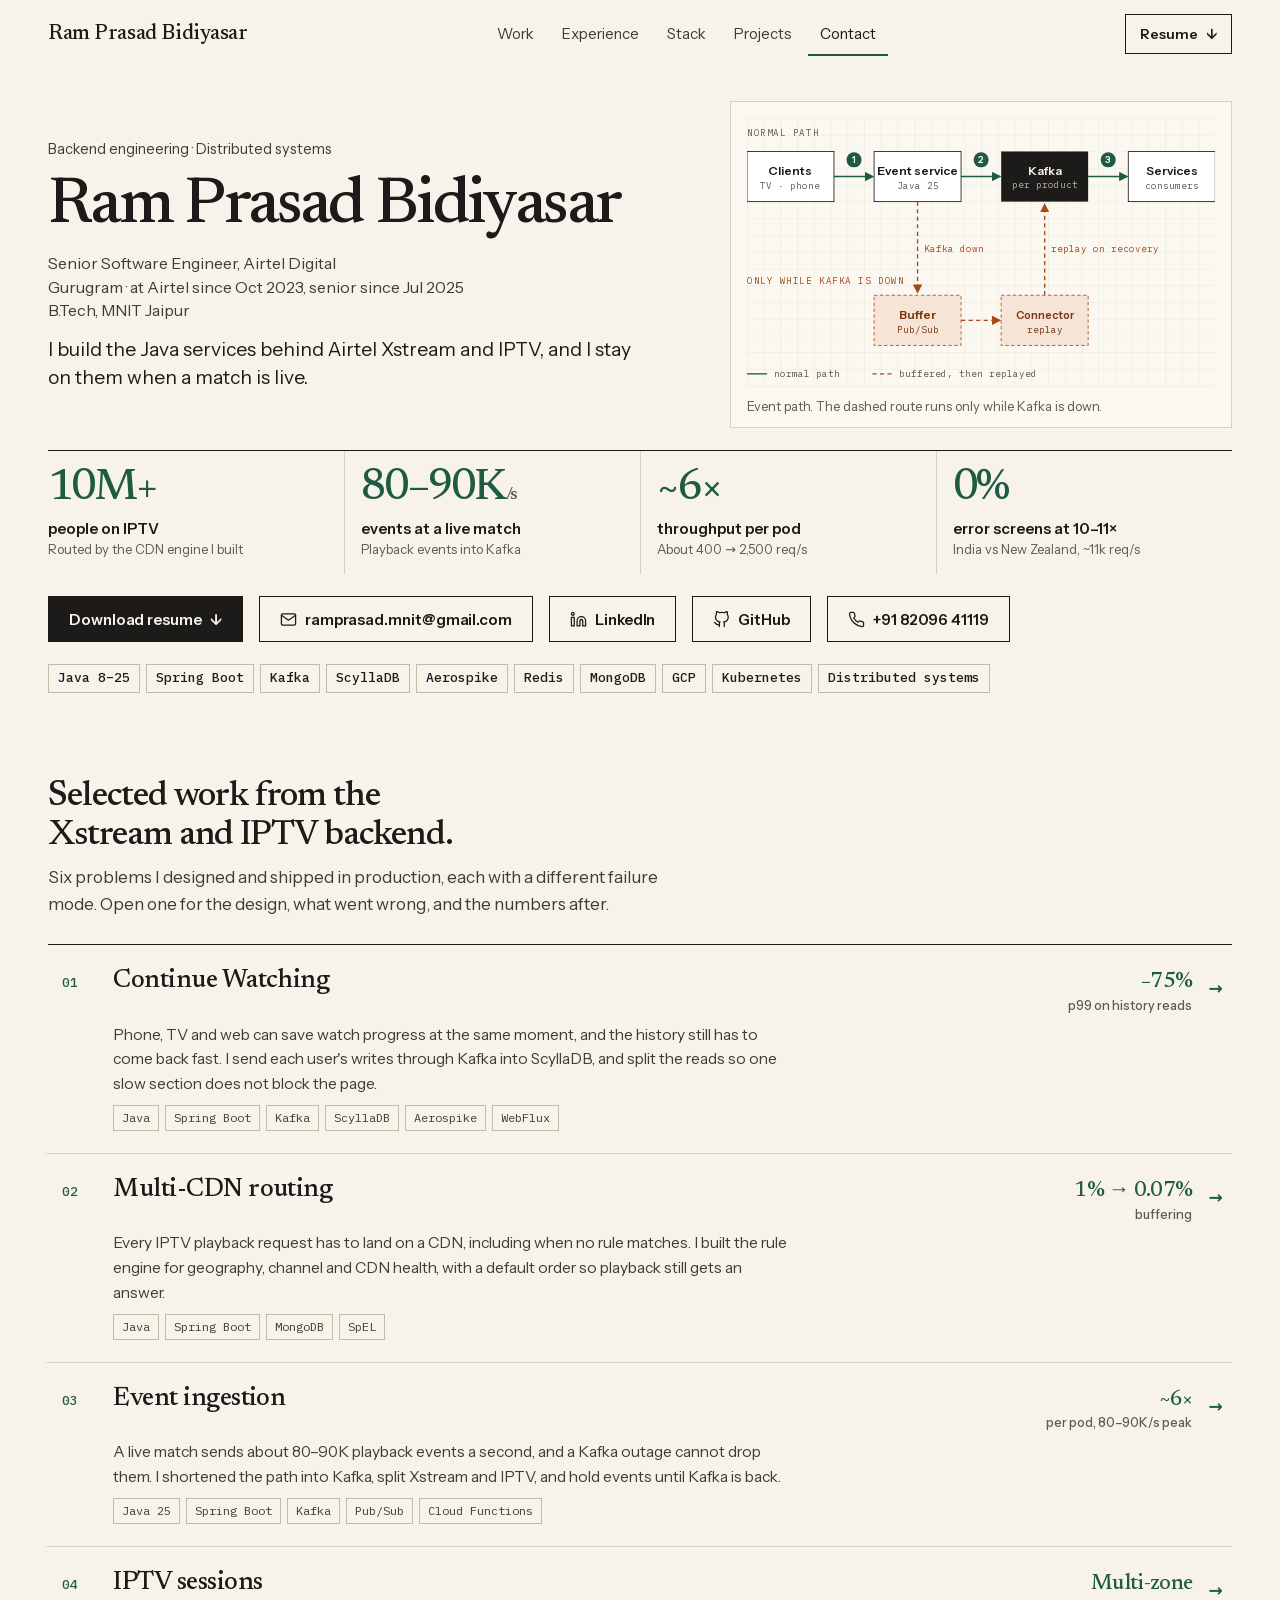
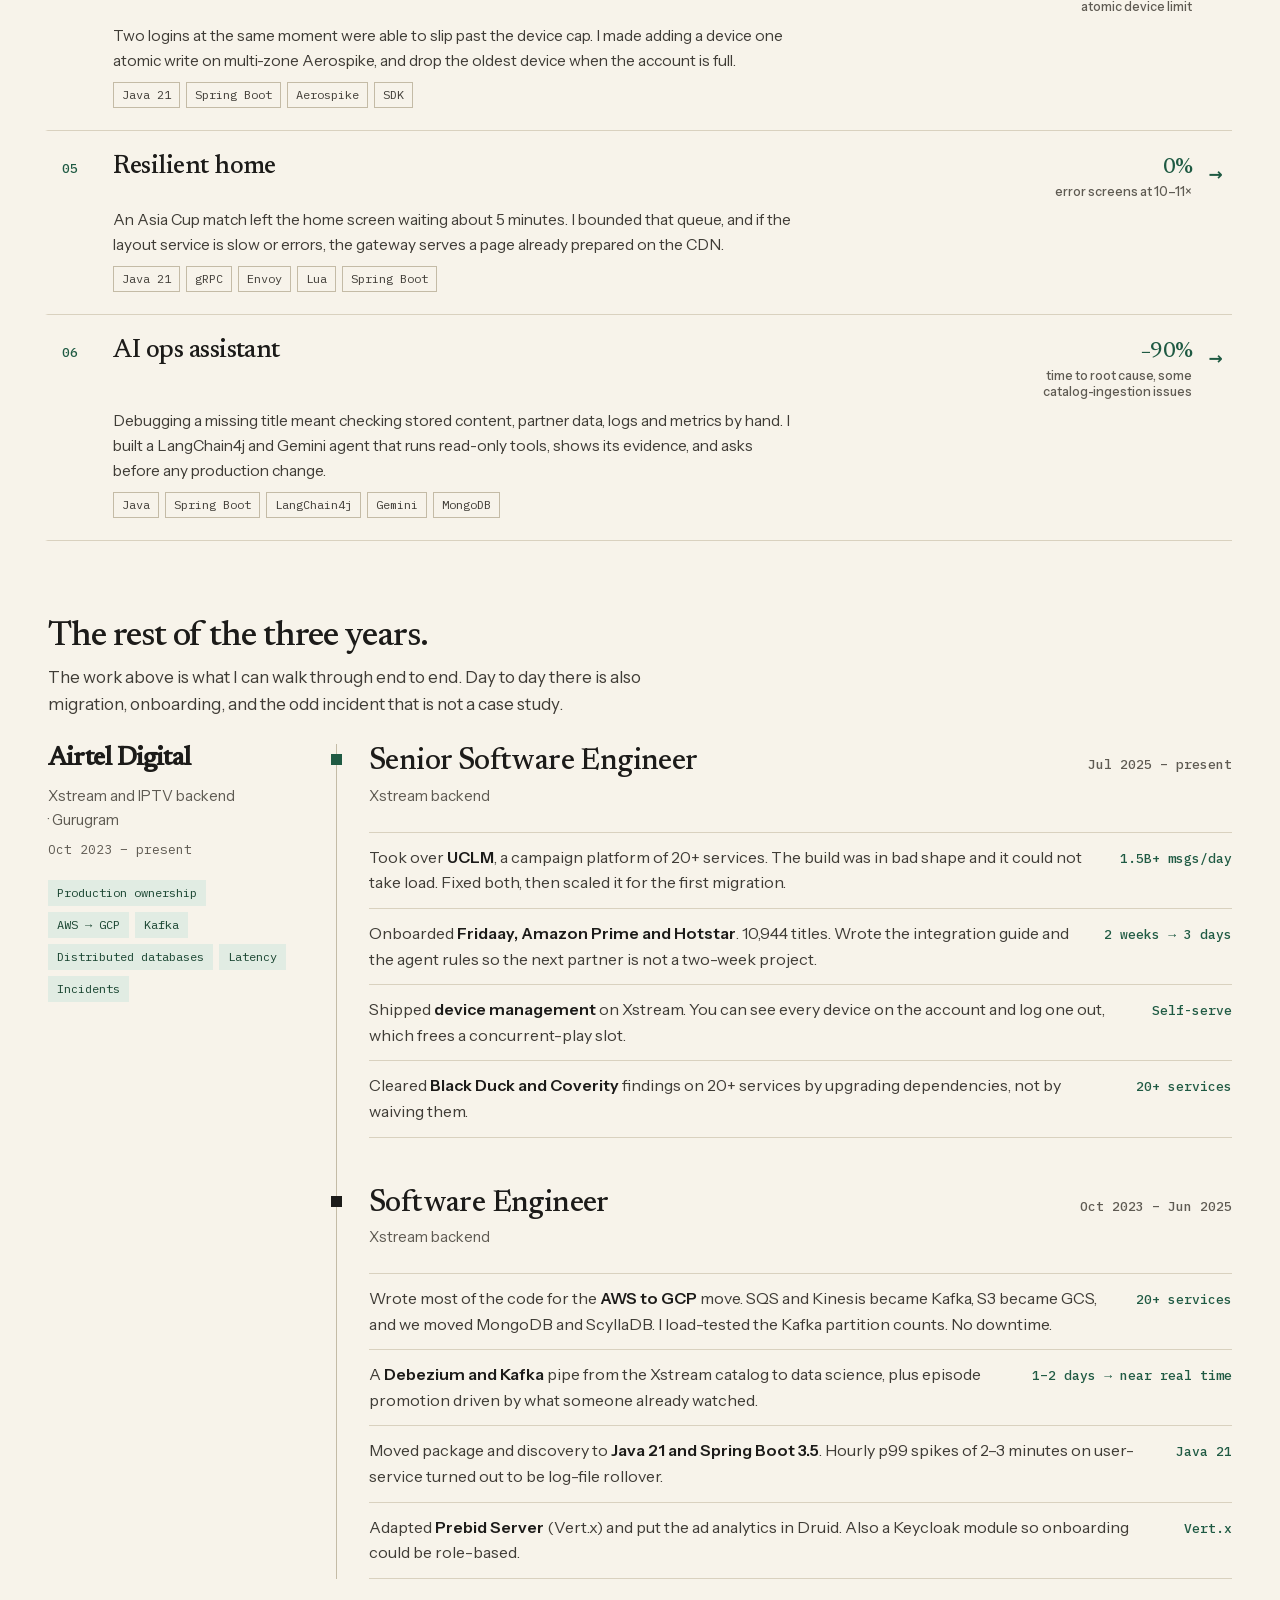
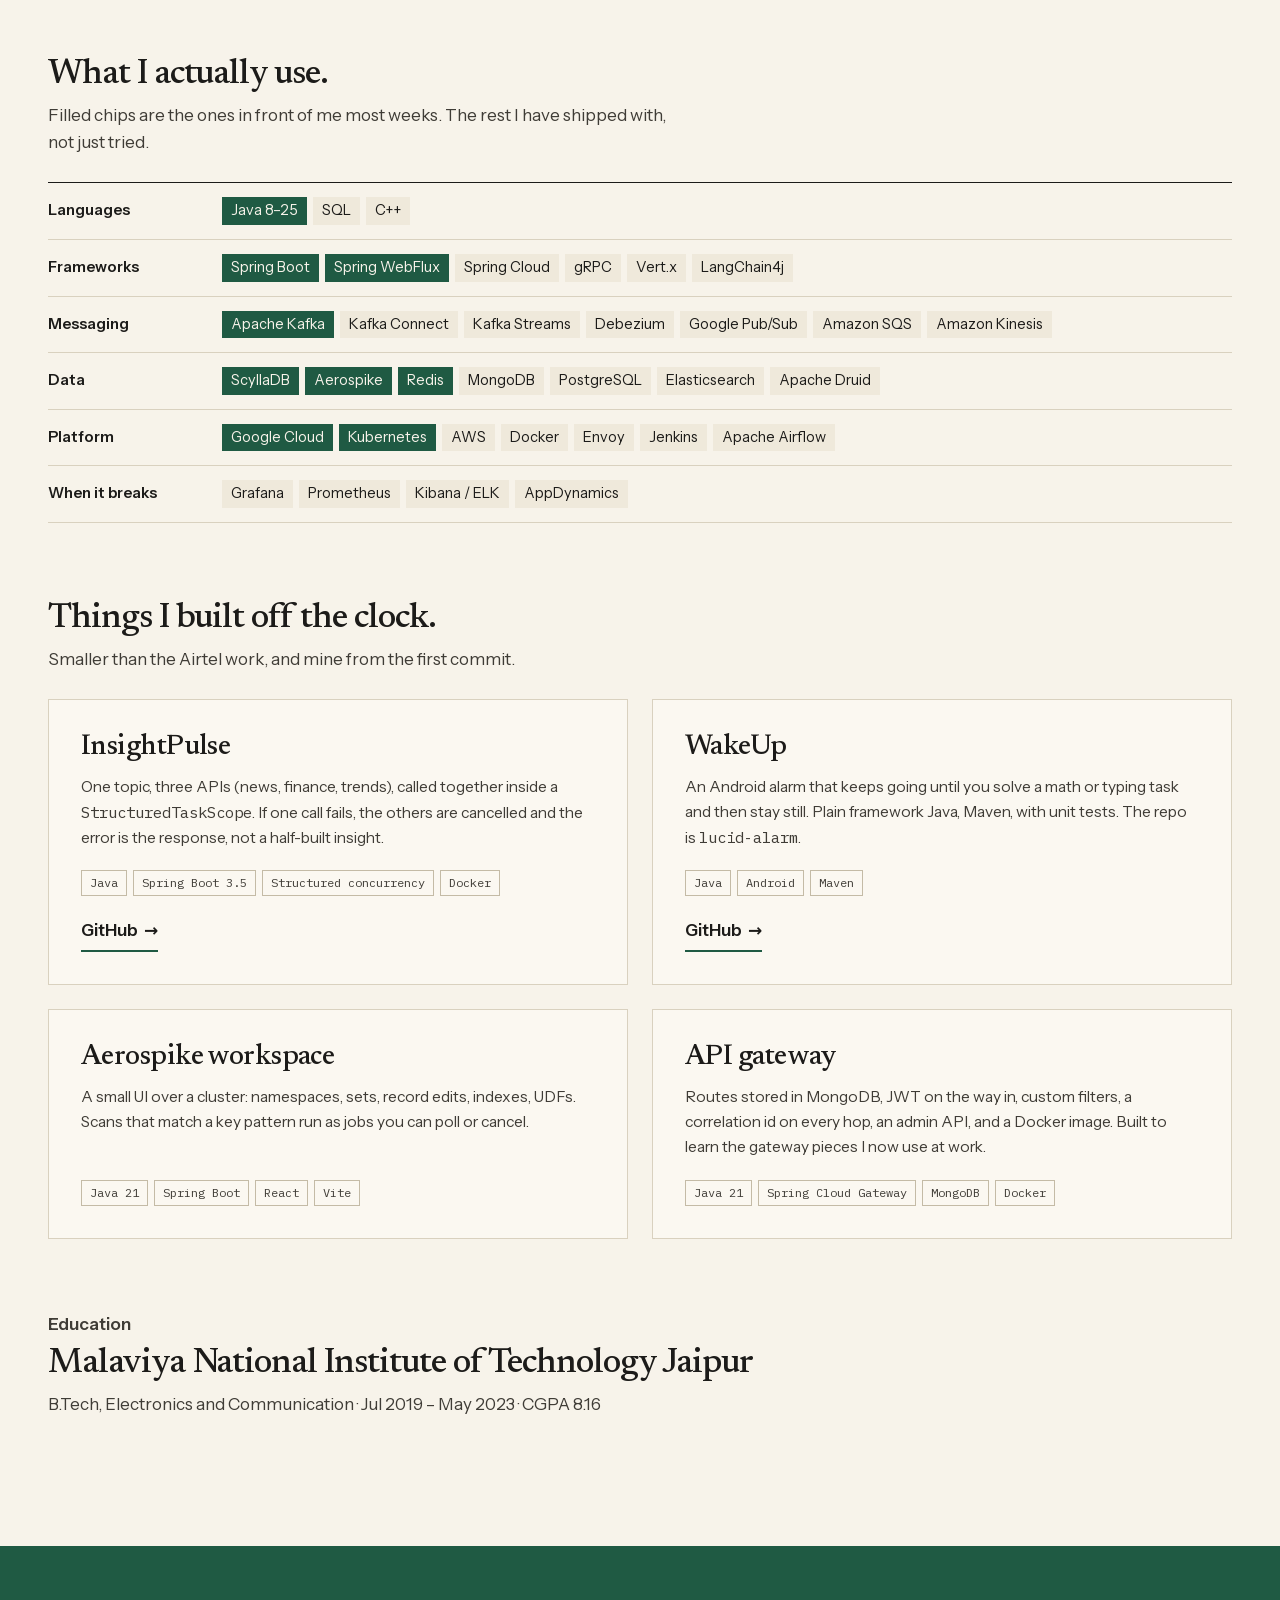
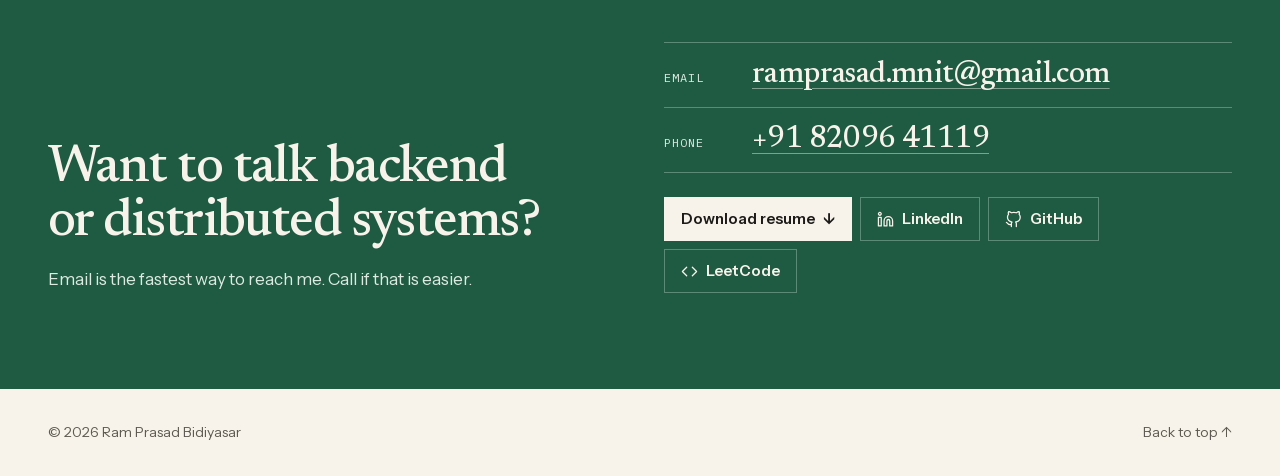
<file: index.html>
<!doctype html>
<html lang="en">
<head>
<meta charset="utf-8">
<meta name="viewport" content="width=device-width, initial-scale=1">
<title>Ram Prasad Bidiyasar · Backend Engineer, Distributed Systems</title>
<meta name="description" content="Ram Prasad Bidiyasar is a senior software engineer at Airtel Digital. He builds the Java backend for Xstream and IPTV: Kafka, ScyllaDB, Aerospike, 10M+ users, live-match peaks.">
<link rel="canonical" href="https://ramprasadbidiyasar.github.io/portfolio/">
<meta name="theme-color" content="#F7F3EA">
<meta name="author" content="Ram Prasad Bidiyasar">
<meta property="og:type" content="website">
<meta property="og:site_name" content="Ram Prasad Bidiyasar">
<meta property="og:title" content="Ram Prasad Bidiyasar · Backend Engineer, Distributed Systems">
<meta property="og:description" content="Senior software engineer at Airtel Digital. Java backend for Xstream and IPTV: Kafka, ScyllaDB, Aerospike. 10M+ users, 80–90K events/s.">
<meta property="og:url" content="https://ramprasadbidiyasar.github.io/portfolio/">
<meta property="og:image" content="https://ramprasadbidiyasar.github.io/portfolio/assets/og-image.png">
<meta property="og:image:width" content="1200">
<meta property="og:image:height" content="630">
<meta property="og:image:alt" content="Ram Prasad Bidiyasar, backend engineer, distributed systems">
<meta name="twitter:card" content="summary_large_image">
<link rel="icon" href="assets/favicon.svg" type="image/svg+xml">
<link rel="preload" href="assets/fonts/instrument-sans-var.woff2" as="font" type="font/woff2" crossorigin>
<link rel="stylesheet" href="styles.css">
<script>document.documentElement.className += ' js';</script>
<script src="script.js" defer></script>
<script data-goatcounter="https://ramprasadbidiyasar.goatcounter.com/count" async src="https://gc.zgo.at/count.js"></script>
<script type="application/ld+json">
{
  "@context": "https://schema.org",
  "@type": "Person",
  "name": "Ram Prasad Bidiyasar",
  "jobTitle": "Senior Software Engineer",
  "url": "https://ramprasadbidiyasar.github.io/portfolio/",
  "email": "mailto:ramprasad.mnit@gmail.com",
  "telephone": "+91-8209641119",
  "worksFor": { "@type": "Organization", "name": "Airtel Digital" },
  "alumniOf": { "@type": "CollegeOrUniversity", "name": "Malaviya National Institute of Technology Jaipur" },
  "address": { "@type": "PostalAddress", "addressLocality": "Gurugram", "addressCountry": "IN" },
  "knowsAbout": ["Distributed systems", "Apache Kafka", "ScyllaDB", "Aerospike", "Java", "Spring Boot", "Event-driven architecture", "Backend engineering"],
  "sameAs": ["https://www.linkedin.com/in/ram-prasad-bidiyasar", "https://github.com/RamPrasadBidiyasar", "https://leetcode.com/u/Ram_Prasad_Bidiyasar/"]
}
</script>
</head>
<body>
<a class="skip-link" href="#main">Skip to content</a>

<header class="site-nav">
  <div class="wrap nav">
    <a class="brand" href="#top" aria-label="Ram Prasad Bidiyasar, back to top"><span class="brand-mark" aria-hidden="true">RB</span><span class="brand-name-full">Ram Prasad Bidiyasar</span></a>
    <nav class="nav-links" aria-label="Main"><a href="#work">Work</a><a href="#experience">Experience</a><a href="#expertise">Stack</a><a href="#projects">Projects</a><a href="#contact">Contact</a></nav>
    <div class="nav-cta">
      <a class="btn btn--ghost btn--sm" href="assets/Ram-Prasad-Bidiyasar-Resume.pdf" download>Resume <span aria-hidden="true">↓</span></a>
      <details class="menu">
        <summary aria-label="Menu"><svg viewBox="0 0 24 24" width="22" height="22" aria-hidden="true"><path d="M4 8h16M4 16h16" stroke="currentColor" stroke-width="1.8" stroke-linecap="round" fill="none"/></svg></summary>
        <nav class="menu-list" aria-label="Main, compact"><a href="#work">Work</a><a href="#experience">Experience</a><a href="#expertise">Stack</a><a href="#projects">Projects</a><a href="#contact">Contact</a><a href="assets/Ram-Prasad-Bidiyasar-Resume.pdf" download>Resume <span aria-hidden="true">↓</span></a></nav>
      </details>
    </div>
  </div>
</header>

<main id="main">
<section class="wrap snap" id="top" aria-labelledby="hero-title">
  <div class="snap-copy">
  <p class="snap-status">Backend engineering · Distributed systems</p>
  <h1 id="hero-title">Ram Prasad Bidiyasar</h1>
  <p class="snap-role">Senior Software Engineer, Airtel Digital<br>Gurugram · at Airtel since Oct 2023, senior since Jul 2025<br>B.Tech, MNIT Jaipur</p>
  <p class="snap-say">I build the Java services behind Airtel Xstream and IPTV, and I stay on them when a match is live.</p>
  </div>
  <figure class="snap-fig" data-flow>
    <svg viewBox="0 0 560 322" role="img" aria-label="Conceptual diagram: client events flow through an event service into Kafka and on to services. If Kafka is unavailable, events are held in a Pub/Sub buffer and a connector replays them when Kafka recovers.">
      <defs>
        <pattern id="hg" width="20" height="20" patternUnits="userSpaceOnUse"><path d="M20 0H0V20" fill="none" stroke="#E9E2D0" stroke-width="1"/></pattern>
        <marker id="ha" viewBox="0 0 10 10" refX="8" refY="5" markerWidth="7" markerHeight="7" orient="auto"><path d="M0 0L10 5L0 10z" fill="#1F5A43"/></marker>
        <marker id="hb" viewBox="0 0 10 10" refX="8" refY="5" markerWidth="7" markerHeight="7" orient="auto"><path d="M0 0L10 5L0 10z" fill="#A8481A"/></marker>
      </defs>
      <rect width="560" height="322" fill="url(#hg)"/>
      <rect width="1" height="1" fill="none"><animate id="heroGo" data-go attributeName="x" from="0" to="0" dur="0.1s" begin="indefinite"/></rect>
      <g font-family="IBM Plex Mono, monospace" font-size="11" letter-spacing="0.06em" fill="#5E5A52"><text x="0" y="22">NORMAL PATH</text><text x="0" y="198" fill="#A8481A">ONLY WHILE KAFKA IS DOWN</text></g>
      <g fill="none" stroke-width="1.6">
        <path d="M104 70H150" stroke="#1F5A43" marker-end="url(#ha)"/><path d="M256 70H302" stroke="#1F5A43" marker-end="url(#ha)"/><path d="M408 70H454" stroke="#1F5A43" marker-end="url(#ha)"/>
        <path d="M204 100V208" stroke="#A8481A" stroke-dasharray="5 4" marker-end="url(#hb)"/><path d="M256 242H302" stroke="#A8481A" stroke-dasharray="5 4" marker-end="url(#hb)"/><path d="M356 212V104" stroke="#A8481A" stroke-dasharray="5 4" marker-end="url(#hb)"/>
      </g>
      <g class="pkts">
        <circle r="5" fill="#1F5A43" opacity="0"><animateMotion path="M60 70H500" dur="2.4s" begin="heroGo.begin" fill="freeze"/><animate attributeName="opacity" values="0;1;1;0" keyTimes="0;0.06;0.9;1" dur="2.4s" begin="heroGo.begin" fill="freeze"/></circle>
        <circle r="5" fill="#1F5A43" opacity="0"><animateMotion path="M60 70H500" dur="2.4s" begin="heroGo.begin+0.5s" fill="freeze"/><animate attributeName="opacity" values="0;1;1;0" keyTimes="0;0.06;0.9;1" dur="2.4s" begin="heroGo.begin+0.5s" fill="freeze"/></circle>
        <circle r="5" fill="#1F5A43" opacity="0"><animateMotion path="M60 70H500" dur="2.4s" begin="heroGo.begin+1s" fill="freeze"/><animate attributeName="opacity" values="0;1;1;0" keyTimes="0;0.06;0.9;1" dur="2.4s" begin="heroGo.begin+1s" fill="freeze"/></circle>
        <circle r="5" fill="#A8481A" opacity="0"><animateMotion path="M60 70H204V242H356V70H500" keyPoints="0;0.403;0.403;1" keyTimes="0;0.35;0.6;1" calcMode="linear" dur="4.4s" begin="heroGo.begin+3.4s" fill="freeze"/><animate attributeName="opacity" values="0;1;1;0" keyTimes="0;0.04;0.95;1" dur="4.4s" begin="heroGo.begin+3.4s" fill="freeze"/></circle>
      </g>
      <g font-family="Instrument Sans, sans-serif" font-size="14.5" font-weight="600" text-anchor="middle">
        <rect x="0" y="40" width="104" height="60" fill="#FFFFFF" stroke="#1C1B19"/><text x="52" y="68" fill="#1C1B19">Clients</text>
        <rect x="152" y="40" width="104" height="60" fill="#FFFFFF" stroke="#1C1B19"/><text x="204" y="68" fill="#1C1B19">Event service</text>
        <rect x="304" y="40" width="104" height="60" fill="#1C1B19"/><text x="356" y="68" fill="#F7F3EA">Kafka</text>
        <rect x="456" y="40" width="104" height="60" fill="#FFFFFF" stroke="#1C1B19"/><text x="508" y="68" fill="#1C1B19">Services</text>
        <rect x="152" y="212" width="104" height="60" fill="#F6E4D6" stroke="#A8481A" stroke-dasharray="4 3"/><text x="204" y="240" fill="#7A3512">Buffer</text>
        <rect x="304" y="212" width="104" height="60" fill="#F6E4D6" stroke="#A8481A" stroke-dasharray="4 3"/><text x="356" y="240" fill="#7A3512" font-size="13">Connector</text>
      </g>
      <g font-family="IBM Plex Mono, monospace" font-size="11" text-anchor="middle" fill="#5E5A52"><text x="52" y="85">TV · phone</text><text x="204" y="85">Java 25</text><text x="356" y="84" fill="#B9B3A4">per product</text><text x="508" y="85">consumers</text><text x="204" y="257" fill="#7A3512">Pub/Sub</text><text x="356" y="257" fill="#7A3512">replay</text></g>
      <g opacity="0" font-family="Instrument Sans, sans-serif" font-weight="600" text-anchor="middle">
        <rect x="304" y="40" width="104" height="60" fill="#7A3512"/><text x="356" y="68" font-size="14.5" fill="#F7F3EA">Kafka</text><text x="356" y="85" font-family="IBM Plex Mono, monospace" font-size="11" font-weight="400" fill="#F6E4D6">unavailable</text>
        <animate attributeName="opacity" values="0;1;1;0" keyTimes="0;0.08;0.92;1" dur="3.2s" begin="heroGo.begin+3s" fill="freeze"/>
      </g>
      <g font-family="Instrument Sans, sans-serif" font-size="11" font-weight="600" text-anchor="middle" fill="#FFFFFF"><circle cx="128" cy="50" r="9" fill="#1F5A43"/><text x="128" y="54">1</text><circle cx="280" cy="50" r="9" fill="#1F5A43"/><text x="280" y="54">2</text><circle cx="432" cy="50" r="9" fill="#1F5A43"/><text x="432" y="54">3</text></g>
      <g font-family="IBM Plex Mono, monospace" font-size="11" fill="#A8481A"><text x="212" y="160">Kafka down</text><text x="364" y="160">replay on recovery</text></g>
      <g font-family="IBM Plex Mono, monospace" font-size="11" fill="#5E5A52"><path d="M0 306H24" stroke="#1F5A43" stroke-width="1.6"/><text x="32" y="310">normal path</text><path d="M150 306H174" stroke="#A8481A" stroke-width="1.6" stroke-dasharray="5 4"/><text x="182" y="310">buffered, then replayed</text></g>
    </svg>
    <figcaption>Event path. The dashed route runs only while Kafka is down.</figcaption>
  </figure>

  <div class="proof" aria-label="Production results">
    <div class="proof-cell">
      <p class="proof-n" data-count="10" data-suffix="M+">10M+</p>
      <p class="proof-l">people on IPTV</p>
      <p class="proof-s">Routed by the CDN engine I built</p>
    </div>
    <div class="proof-cell">
      <p class="proof-n">80–90K<span class="u">/s</span></p>
      <p class="proof-l">events at a live match</p>
      <p class="proof-s">Playback events into Kafka</p>
    </div>
    <div class="proof-cell">
      <p class="proof-n" data-count="6" data-prefix="~" data-suffix="×">~6×</p>
      <p class="proof-l">throughput per pod</p>
      <p class="proof-s">About 400 → 2,500 req/s</p>
    </div>
    <div class="proof-cell">
      <p class="proof-n">0%</p>
      <p class="proof-l">error screens at 10–11×</p>
      <p class="proof-s">India vs New Zealand, ~11k req/s</p>
    </div>
  </div>

  <div class="snap-actions">
    <a class="btn btn--primary" href="assets/Ram-Prasad-Bidiyasar-Resume.pdf" download>Download resume <span aria-hidden="true">↓</span></a>
    <a class="btn btn--ghost" href="mailto:ramprasad.mnit@gmail.com"><svg class="ico" viewBox="0 0 24 24" aria-hidden="true"><path d="M4 4h16c1.1 0 2 .9 2 2v12c0 1.1-.9 2-2 2H4c-1.1 0-2-.9-2-2V6c0-1.1.9-2 2-2z"/><polyline points="22,6 12,13 2,6"/></svg>ramprasad.mnit@gmail.com</a>
    <a class="btn btn--ghost btn--pair" href="https://www.linkedin.com/in/ram-prasad-bidiyasar" rel="noopener noreferrer"><svg class="ico" viewBox="0 0 24 24" aria-hidden="true"><path d="M16 8a6 6 0 0 1 6 6v7h-4v-7a2 2 0 0 0-2-2 2 2 0 0 0-2 2v7h-4v-7a6 6 0 0 1 6-6z"/><rect x="2" y="9" width="4" height="12"/><circle cx="4" cy="4" r="2"/></svg>LinkedIn</a>
    <a class="btn btn--ghost btn--pair" href="https://github.com/RamPrasadBidiyasar" rel="noopener noreferrer"><svg class="ico" viewBox="0 0 24 24" aria-hidden="true"><path d="M9 19c-5 1.5-5-2.5-7-3m14 6v-3.87a3.37 3.37 0 0 0-.94-2.61c3.14-.35 6.44-1.54 6.44-7A5.44 5.44 0 0 0 20 4.77 5.07 5.07 0 0 0 19.91 1S18.73.65 16 2.48a13.38 13.38 0 0 0-7 0C6.27.65 5.09 1 5.09 1A5.07 5.07 0 0 0 5 4.77a5.44 5.44 0 0 0-1.5 3.78c0 5.42 3.3 6.61 6.44 7A3.37 3.37 0 0 0 9 18.13V22"/></svg>GitHub</a>
    <a class="btn btn--ghost btn--pair" href="tel:+918209641119"><svg class="ico" viewBox="0 0 24 24" aria-hidden="true"><path d="M22 16.92v3a2 2 0 0 1-2.18 2 19.79 19.79 0 0 1-8.63-3.07 19.5 19.5 0 0 1-6-6 19.79 19.79 0 0 1-3.07-8.67A2 2 0 0 1 4.11 2h3a2 2 0 0 1 2 1.72 12.84 12.84 0 0 0 .7 2.81 2 2 0 0 1-.45 2.11L8.09 9.91a16 16 0 0 0 6 6l1.27-1.27a2 2 0 0 1 2.11-.45 12.84 12.84 0 0 0 2.81.7A2 2 0 0 1 22 16.92z"/></svg>+91 82096 41119</a>
  </div>

  <ul class="core-stack" aria-label="Core stack">
    <li>Java 8–25</li>
    <li>Spring Boot</li>
    <li>Kafka</li>
    <li>ScyllaDB</li>
    <li>Aerospike</li>
    <li>Redis</li>
    <li>MongoDB</li>
    <li>GCP</li>
    <li>Kubernetes</li>
    <li>Distributed systems</li>
  </ul>
</section>

<section class="wrap home-sec" id="work" aria-labelledby="work-title">
  <header class="home-h">
    <h2 id="work-title">Selected work from the Xstream and IPTV backend.</h2>
    <p>Six problems I designed and shipped in production, each with a different failure mode. Open one for the design, what went wrong, and the numbers after.</p>
  </header>
  <div class="roster">
    <a class="roster-row" href="case/continue-watching.html">
      <span class="roster-i">01</span>
      <span class="roster-body">
        <span class="roster-top">
          <span class="roster-name">Continue Watching</span>
          <span class="roster-stat">−75% <small>p99 on history reads</small></span>
        </span>
        <span class="roster-sum">Phone, TV and web can save watch progress at the same moment, and the history still has to come back fast. I send each user's writes through Kafka into ScyllaDB, and split the reads so one slow section does not block the page.</span>
        <ul class="tags" aria-label="Technologies"><li>Java</li><li>Spring Boot</li><li>Kafka</li><li>ScyllaDB</li><li>Aerospike</li><li>WebFlux</li></ul>
      </span>
      <span class="roster-go" aria-hidden="true">→</span>
      <span class="sr-only">Read the case study</span>
    </a>
    <a class="roster-row" href="case/multi-cdn-routing.html">
      <span class="roster-i">02</span>
      <span class="roster-body">
        <span class="roster-top">
          <span class="roster-name">Multi-CDN routing</span>
          <span class="roster-stat">1% → 0.07% <small>buffering</small></span>
        </span>
        <span class="roster-sum">Every IPTV playback request has to land on a CDN, including when no rule matches. I built the rule engine for geography, channel and CDN health, with a default order so playback still gets an answer.</span>
        <ul class="tags" aria-label="Technologies"><li>Java</li><li>Spring Boot</li><li>MongoDB</li><li>SpEL</li></ul>
      </span>
      <span class="roster-go" aria-hidden="true">→</span>
      <span class="sr-only">Read the case study</span>
    </a>
    <a class="roster-row" href="case/event-ingestion.html">
      <span class="roster-i">03</span>
      <span class="roster-body">
        <span class="roster-top">
          <span class="roster-name">Event ingestion</span>
          <span class="roster-stat">~6× <small>per pod, 80–90K/s peak</small></span>
        </span>
        <span class="roster-sum">A live match sends about 80–90K playback events a second, and a Kafka outage cannot drop them. I shortened the path into Kafka, split Xstream and IPTV, and hold events until Kafka is back.</span>
        <ul class="tags" aria-label="Technologies"><li>Java 25</li><li>Spring Boot</li><li>Kafka</li><li>Pub/Sub</li><li>Cloud Functions</li></ul>
      </span>
      <span class="roster-go" aria-hidden="true">→</span>
      <span class="sr-only">Read the case study</span>
    </a>
    <a class="roster-row" href="case/iptv-session-service.html">
      <span class="roster-i">04</span>
      <span class="roster-body">
        <span class="roster-top">
          <span class="roster-name">IPTV sessions</span>
          <span class="roster-stat">Multi-zone <small>atomic device limit</small></span>
        </span>
        <span class="roster-sum">Two logins at the same moment were able to slip past the device cap. I made adding a device one atomic write on multi-zone Aerospike, and drop the oldest device when the account is full.</span>
        <ul class="tags" aria-label="Technologies"><li>Java 21</li><li>Spring Boot</li><li>Aerospike</li><li>SDK</li></ul>
      </span>
      <span class="roster-go" aria-hidden="true">→</span>
      <span class="sr-only">Read the case study</span>
    </a>
    <a class="roster-row" href="case/resilient-home.html">
      <span class="roster-i">05</span>
      <span class="roster-body">
        <span class="roster-top">
          <span class="roster-name">Resilient home</span>
          <span class="roster-stat">0% <small>error screens at 10–11×</small></span>
        </span>
        <span class="roster-sum">An Asia Cup match left the home screen waiting about 5 minutes. I bounded that queue, and if the layout service is slow or errors, the gateway serves a page already prepared on the CDN.</span>
        <ul class="tags" aria-label="Technologies"><li>Java 21</li><li>gRPC</li><li>Envoy</li><li>Lua</li><li>Spring Boot</li></ul>
      </span>
      <span class="roster-go" aria-hidden="true">→</span>
      <span class="sr-only">Read the case study</span>
    </a>
    <a class="roster-row" href="case/ai-ops-assistant.html">
      <span class="roster-i">06</span>
      <span class="roster-body">
        <span class="roster-top">
          <span class="roster-name">AI ops assistant</span>
          <span class="roster-stat">−90% <small>time to root cause, some catalog-ingestion issues</small></span>
        </span>
        <span class="roster-sum">Debugging a missing title meant checking stored content, partner data, logs and metrics by hand. I built a LangChain4j and Gemini agent that runs read-only tools, shows its evidence, and asks before any production change.</span>
        <ul class="tags" aria-label="Technologies"><li>Java</li><li>Spring Boot</li><li>LangChain4j</li><li>Gemini</li><li>MongoDB</li></ul>
      </span>
      <span class="roster-go" aria-hidden="true">→</span>
      <span class="sr-only">Read the case study</span>
    </a>
  </div>
</section>

<section class="wrap home-sec" id="experience" aria-labelledby="exp-title">
  <header class="home-h">
    <h2 id="exp-title">The rest of the three years.</h2>
    <p>The work above is what I can walk through end to end. Day to day there is also migration, onboarding, and the odd incident that is not a case study.</p>
  </header>
  <div class="org">
    <div class="org-meta">
      <p class="org-name">Airtel Digital</p>
      <p>Xstream and IPTV backend · Gurugram</p>
      <p class="mono" style="font-size: 13px">Oct 2023 – present</p>
      <ul class="themes" aria-label="Focus areas"><li>Production ownership</li><li>AWS → GCP</li><li>Kafka</li><li>Distributed databases</li><li>Latency</li><li>Incidents</li></ul>
    </div>
    <div class="tl">
      <div class="tl-role is-current">
        <div class="tl-head"><h3>Senior Software Engineer</h3><p class="tl-when">Jul 2025 – present</p></div>
        <p class="tl-team">Xstream backend</p>
        <div class="tl-group"><ul class="tl-items"><li><span>Took over <b>UCLM</b>, a campaign platform of 20+ services. The build was in bad shape and it could not take load. Fixed both, then scaled it for the first migration.</span><span class="k">1.5B+ msgs/day</span></li><li><span>Onboarded <b>Fridaay, Amazon Prime and Hotstar</b>. 10,944 titles. Wrote the integration guide and the agent rules so the next partner is not a two-week project.</span><span class="k">2 weeks → 3 days</span></li><li><span>Shipped <b>device management</b> on Xstream. You can see every device on the account and log one out, which frees a concurrent-play slot.</span><span class="k">Self-serve</span></li><li><span>Cleared <b>Black Duck and Coverity</b> findings on 20+ services by upgrading dependencies, not by waiving them.</span><span class="k">20+ services</span></li></ul></div>
      </div>
      <div class="tl-role">
        <div class="tl-head"><h3>Software Engineer</h3><p class="tl-when">Oct 2023 – Jun 2025</p></div>
        <p class="tl-team">Xstream backend</p>
        <div class="tl-group"><ul class="tl-items"><li><span>Wrote most of the code for the <b>AWS to GCP</b> move. SQS and Kinesis became Kafka, S3 became GCS, and we moved MongoDB and ScyllaDB. I load-tested the Kafka partition counts. No downtime.</span><span class="k">20+ services</span></li><li><span>A <b>Debezium and Kafka</b> pipe from the Xstream catalog to data science, plus episode promotion driven by what someone already watched.</span><span class="k">1–2 days → near real time</span></li><li><span>Moved package and discovery to <b>Java 21 and Spring Boot 3.5</b>. Hourly p99 spikes of 2–3 minutes on user-service turned out to be log-file rollover.</span><span class="k">Java 21</span></li><li><span>Adapted <b>Prebid Server</b> (Vert.x) and put the ad analytics in Druid. Also a Keycloak module so onboarding could be role-based.</span><span class="k">Vert.x</span></li></ul></div>
      </div>
    </div>
  </div>
</section>

<section class="wrap home-sec" id="expertise" aria-labelledby="xp-title">
  <header class="home-h">
    <h2 id="xp-title">What I actually use.</h2>
    <p>Filled chips are the ones in front of me most weeks. The rest I have shipped with, not just tried.</p>
  </header>
  <dl class="stack">
    <div>
      <dt>Languages</dt>
      <dd><span class="is-core">Java 8–25</span><span>SQL</span><span>C++</span></dd>
    </div>
    <div>
      <dt>Frameworks</dt>
      <dd><span class="is-core">Spring Boot</span><span class="is-core">Spring WebFlux</span><span>Spring Cloud</span><span>gRPC</span><span>Vert.x</span><span>LangChain4j</span></dd>
    </div>
    <div>
      <dt>Messaging</dt>
      <dd><span class="is-core">Apache Kafka</span><span>Kafka Connect</span><span>Kafka Streams</span><span>Debezium</span><span>Google Pub/Sub</span><span>Amazon SQS</span><span>Amazon Kinesis</span></dd>
    </div>
    <div>
      <dt>Data</dt>
      <dd><span class="is-core">ScyllaDB</span><span class="is-core">Aerospike</span><span class="is-core">Redis</span><span>MongoDB</span><span>PostgreSQL</span><span>Elasticsearch</span><span>Apache Druid</span></dd>
    </div>
    <div>
      <dt>Platform</dt>
      <dd><span class="is-core">Google Cloud</span><span class="is-core">Kubernetes</span><span>AWS</span><span>Docker</span><span>Envoy</span><span>Jenkins</span><span>Apache Airflow</span></dd>
    </div>
    <div>
      <dt>When it breaks</dt>
      <dd><span>Grafana</span><span>Prometheus</span><span>Kibana / ELK</span><span>AppDynamics</span></dd>
    </div>
  </dl>
</section>

<section class="wrap home-sec" id="projects" aria-labelledby="proj-title">
  <header class="home-h">
    <h2 id="proj-title">Things I built off the clock.</h2>
    <p>Smaller than the Airtel work, and mine from the first commit.</p>
  </header>
  <div class="projects">
    <article class="project">
      <h3>InsightPulse</h3>
      <p>One topic, three APIs (news, finance, trends), called together inside a <code class="mono">StructuredTaskScope</code>. If one call fails, the others are cancelled and the error is the response, not a half-built insight.</p>
      <ul class="tags" aria-label="Technologies"><li>Java</li><li>Spring Boot 3.5</li><li>Structured concurrency</li><li>Docker</li></ul>
      <div><a class="link" href="https://github.com/RamPrasadBidiyasar/InsightPulse" rel="noopener noreferrer">GitHub <span class="arr" aria-hidden="true">→</span></a></div>
    </article>
    <article class="project">
      <h3>WakeUp</h3>
      <p>An Android alarm that keeps going until you solve a math or typing task and then stay still. Plain framework Java, Maven, with unit tests. The repo is <code class="mono">lucid-alarm</code>.</p>
      <ul class="tags" aria-label="Technologies"><li>Java</li><li>Android</li><li>Maven</li></ul>
      <div><a class="link" href="https://github.com/RamPrasadBidiyasar/lucid-alarm" rel="noopener noreferrer">GitHub <span class="arr" aria-hidden="true">→</span></a></div>
    </article>
    <article class="project">
      <h3>Aerospike workspace</h3>
      <p>A small UI over a cluster: namespaces, sets, record edits, indexes, UDFs. Scans that match a key pattern run as jobs you can poll or cancel.</p>
      <ul class="tags" aria-label="Technologies"><li>Java 21</li><li>Spring Boot</li><li>React</li><li>Vite</li></ul>
    </article>
    <article class="project">
      <h3>API gateway</h3>
      <p>Routes stored in MongoDB, JWT on the way in, custom filters, a correlation id on every hop, an admin API, and a Docker image. Built to learn the gateway pieces I now use at work.</p>
      <ul class="tags" aria-label="Technologies"><li>Java 21</li><li>Spring Cloud Gateway</li><li>MongoDB</li><li>Docker</li></ul>
    </article>
  </div>
</section>

<section class="wrap home-sec edu-block" id="education" aria-labelledby="edu-title">
  <p class="edu-kicker">Education</p>
  <h2 class="edu-line" id="edu-title">Malaviya National Institute of Technology Jaipur</h2>
  <p>B.Tech, Electronics and Communication · Jul 2019 – May 2023 · CGPA 8.16</p>
</section>

<section class="contact-band" id="contact" aria-labelledby="contact-title">
  <div class="wrap contact-inner">
    <div>
      <h2 id="contact-title">Want to talk backend or distributed systems?</h2>
      <p class="contact-lede">Email is the fastest way to reach me. Call if that is easier.</p>
    </div>
    <div class="contact-actions">
      <dl class="reach">
        <div><dt>Email</dt><dd><a href="mailto:ramprasad.mnit@gmail.com">ramprasad.mnit@gmail.com</a></dd></div>
        <div><dt>Phone</dt><dd><a href="tel:+918209641119">+91 82096 41119</a></dd></div>
      </dl>
      <div class="contact-links">
        <a class="primary" href="assets/Ram-Prasad-Bidiyasar-Resume.pdf" download>Download resume <span aria-hidden="true">↓</span></a>
        <a href="https://www.linkedin.com/in/ram-prasad-bidiyasar" rel="noopener noreferrer"><svg class="ico" viewBox="0 0 24 24" aria-hidden="true"><path d="M16 8a6 6 0 0 1 6 6v7h-4v-7a2 2 0 0 0-2-2 2 2 0 0 0-2 2v7h-4v-7a6 6 0 0 1 6-6z"/><rect x="2" y="9" width="4" height="12"/><circle cx="4" cy="4" r="2"/></svg>LinkedIn</a>
        <a href="https://github.com/RamPrasadBidiyasar" rel="noopener noreferrer"><svg class="ico" viewBox="0 0 24 24" aria-hidden="true"><path d="M9 19c-5 1.5-5-2.5-7-3m14 6v-3.87a3.37 3.37 0 0 0-.94-2.61c3.14-.35 6.44-1.54 6.44-7A5.44 5.44 0 0 0 20 4.77 5.07 5.07 0 0 0 19.91 1S18.73.65 16 2.48a13.38 13.38 0 0 0-7 0C6.27.65 5.09 1 5.09 1A5.07 5.07 0 0 0 5 4.77a5.44 5.44 0 0 0-1.5 3.78c0 5.42 3.3 6.61 6.44 7A3.37 3.37 0 0 0 9 18.13V22"/></svg>GitHub</a>
        <a href="https://leetcode.com/u/Ram_Prasad_Bidiyasar/" rel="noopener noreferrer"><svg class="ico" viewBox="0 0 24 24" aria-hidden="true"><polyline points="16 18 22 12 16 6"/><polyline points="8 6 2 12 8 18"/></svg>LeetCode</a>
      </div>
    </div>
  </div>
</section>
</main>

<footer class="wrap footer"><span>© <span id="year">2026</span> Ram Prasad Bidiyasar</span><a href="#top">Back to top ↑</a></footer>
</body>
</html>
</file>
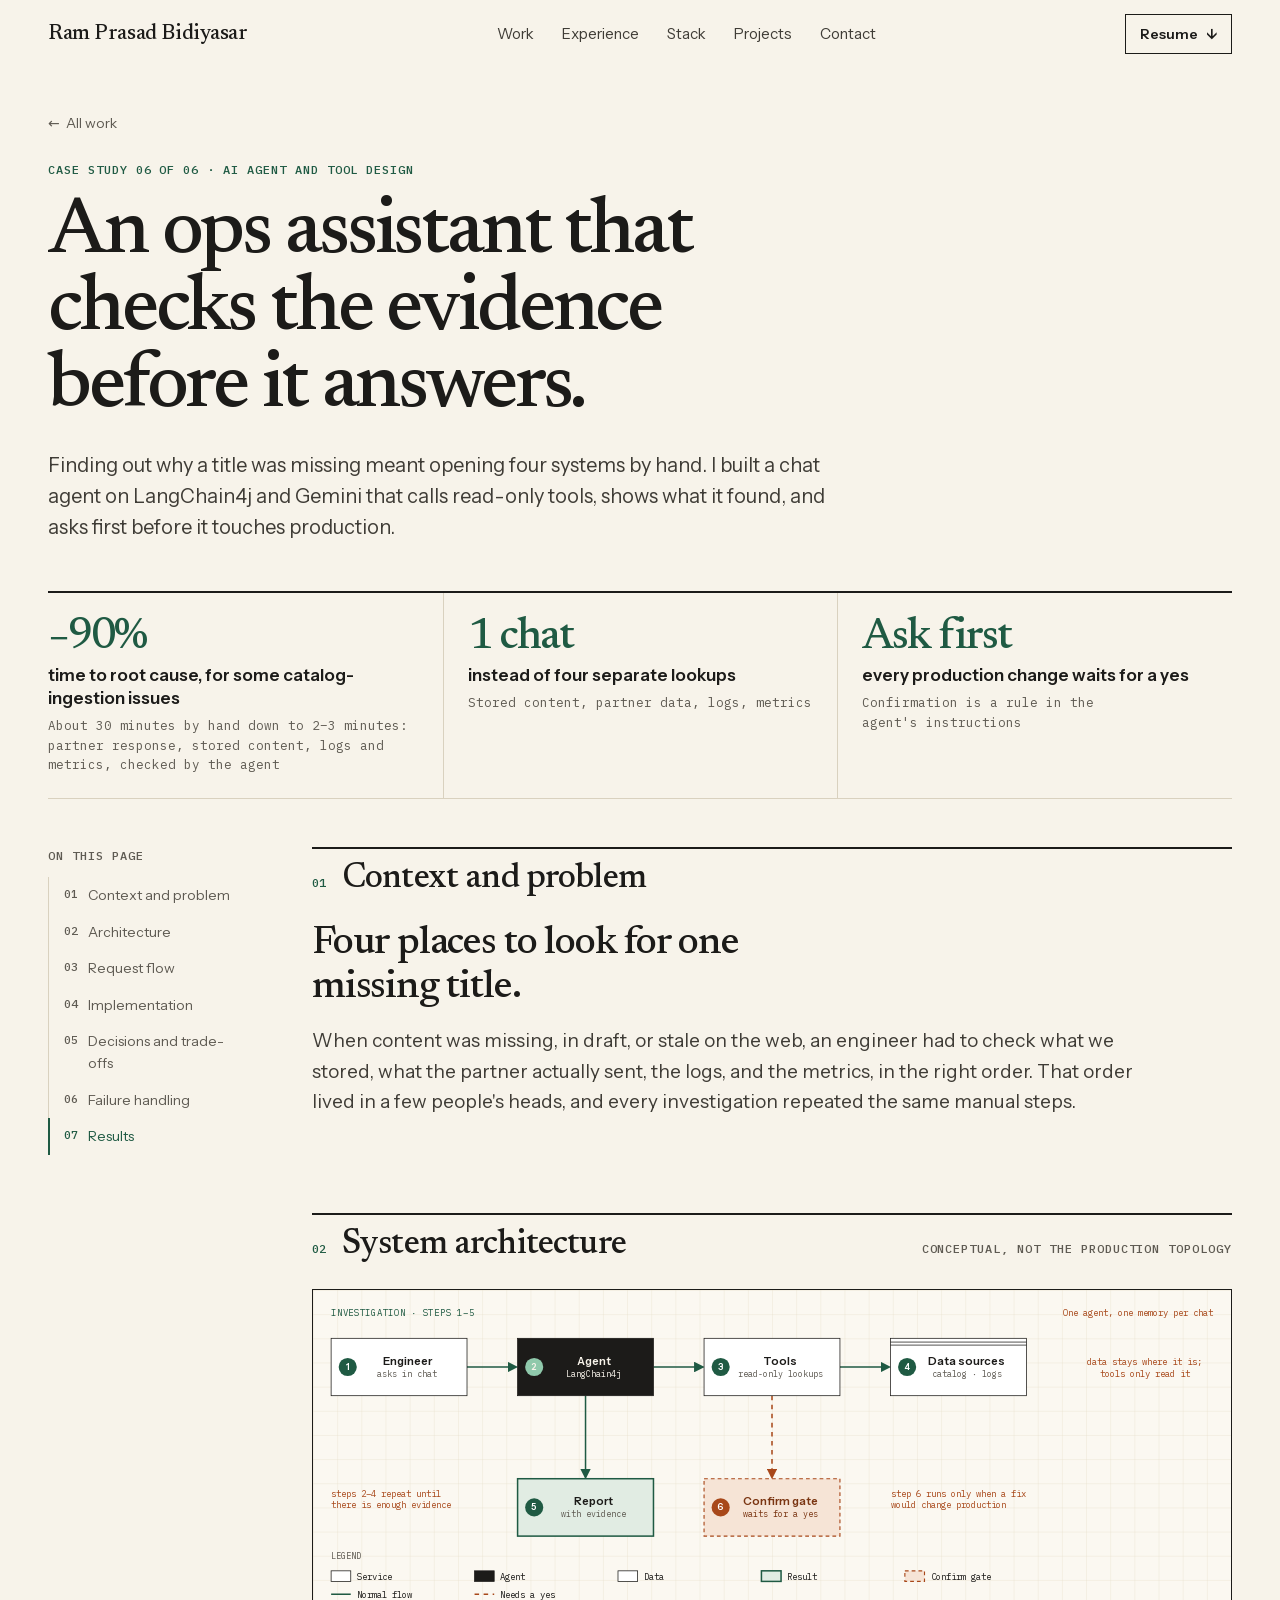
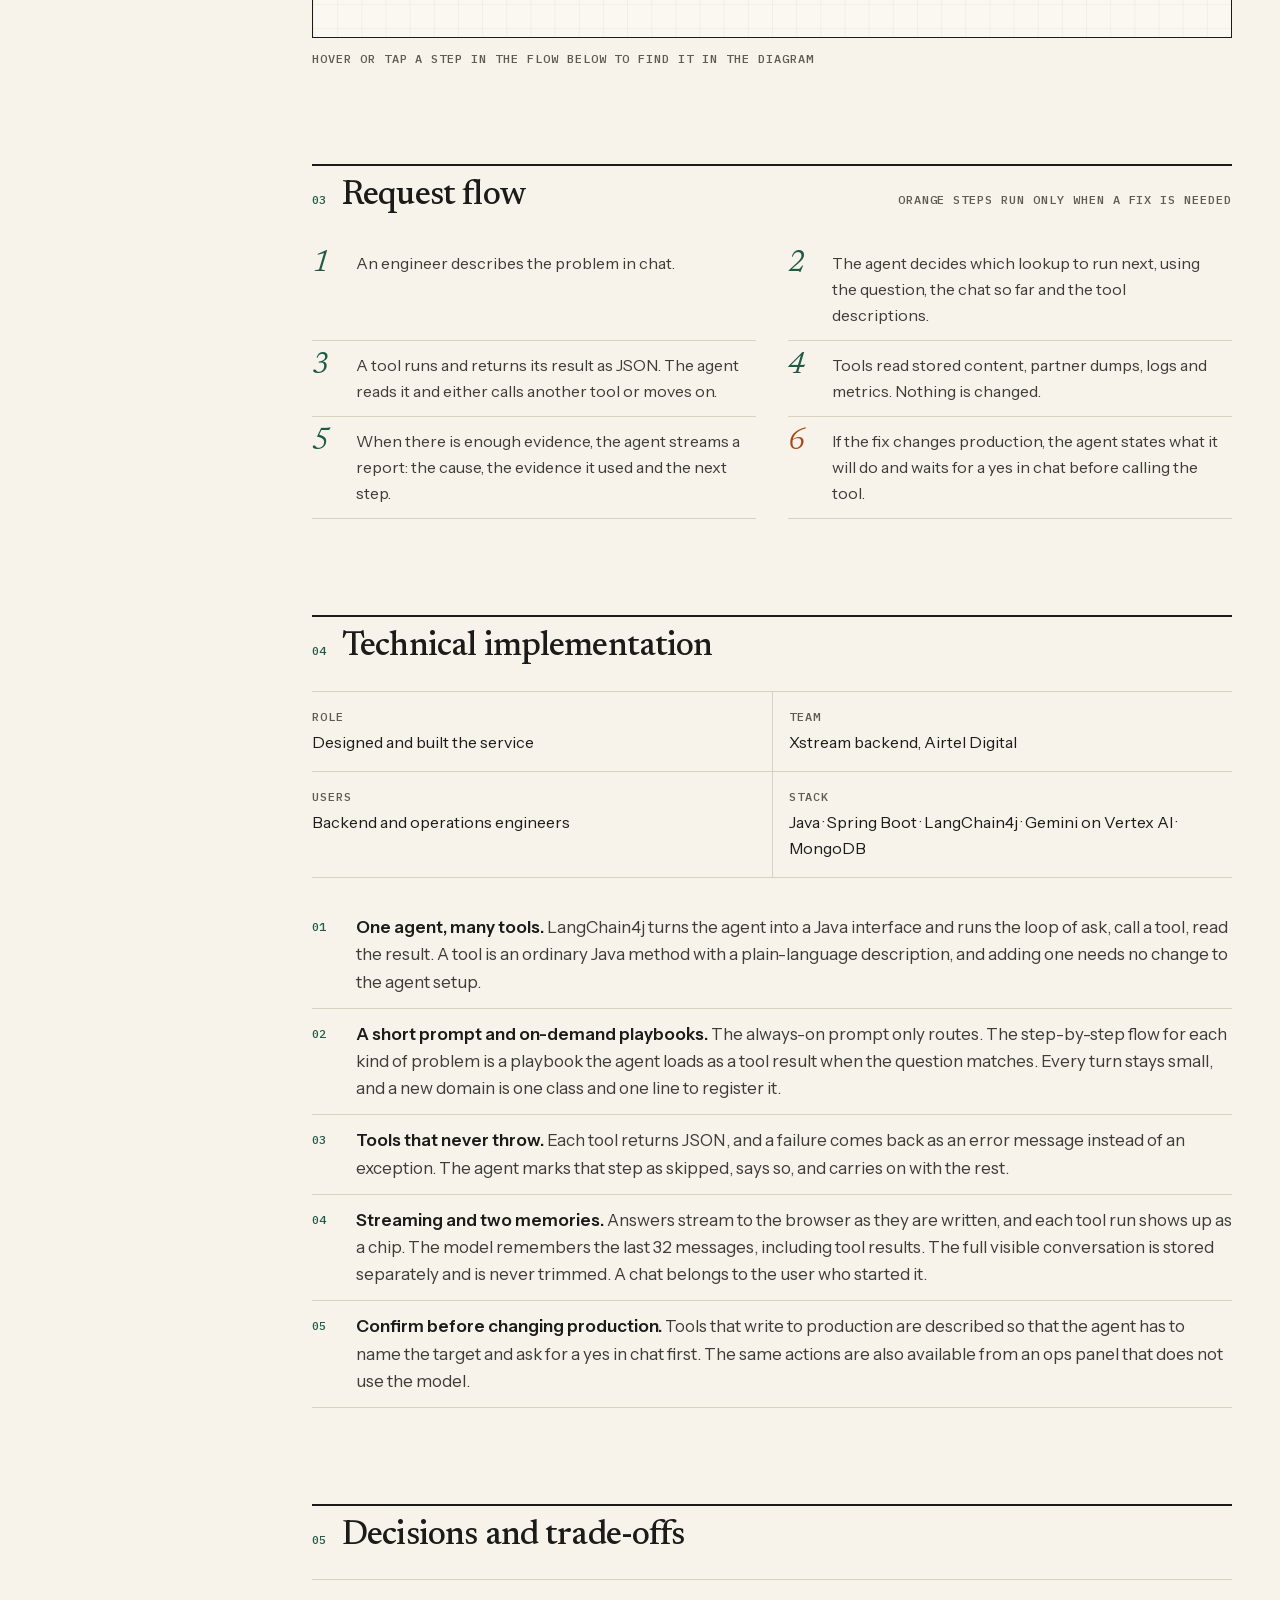
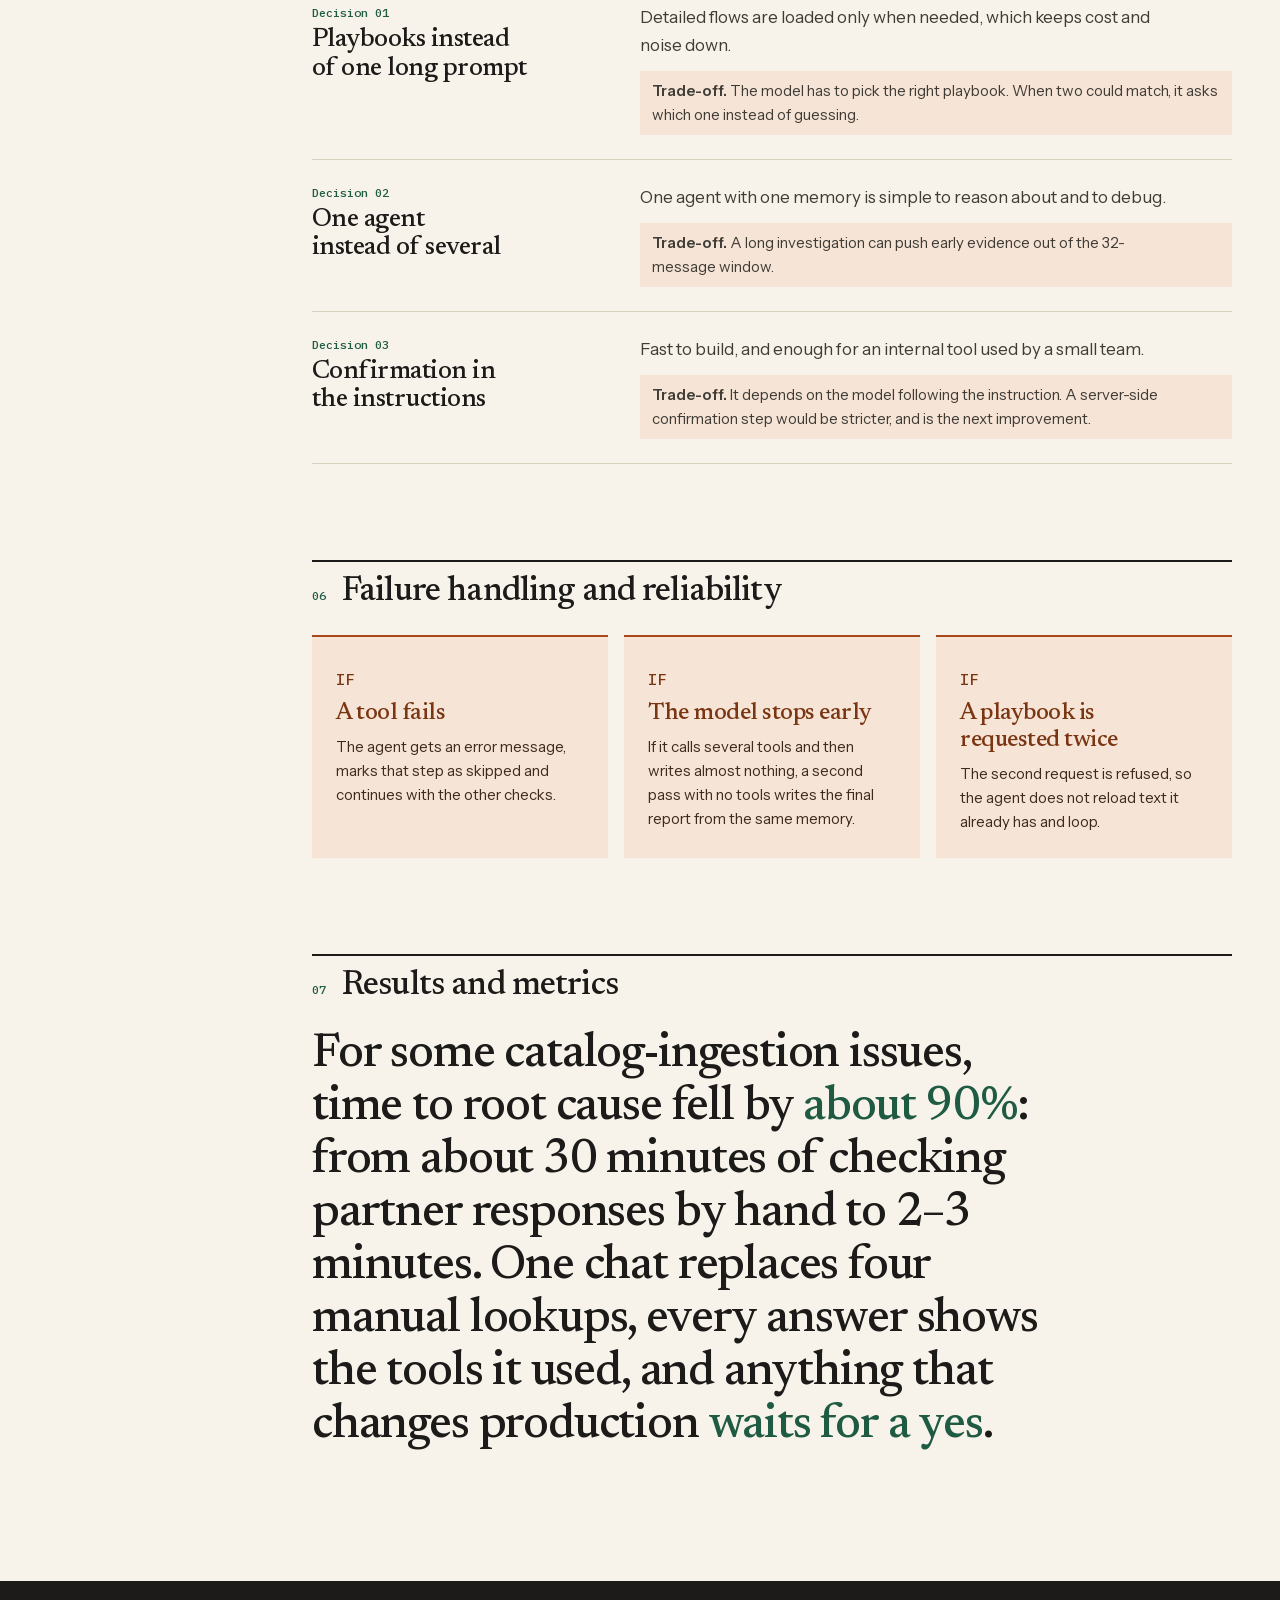
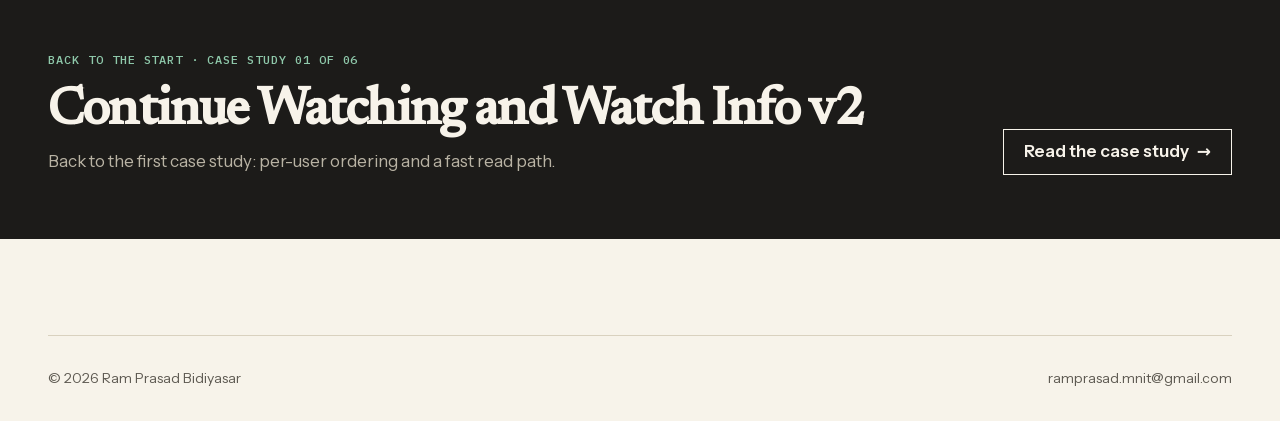
<file: case/ai-ops-assistant.html>
<!doctype html>
<html lang="en">
<head>
<meta charset="utf-8">
<meta name="viewport" content="width=device-width, initial-scale=1">
<title>AI Ops Assistant: an Agent That Shows Its Evidence | Case study | Ram Prasad Bidiyasar</title>
<meta name="description" content="Case study: a chat agent built on LangChain4j and Gemini that investigates catalog and playback issues with read-only tools, shows the evidence it used, and asks before any production change.">
<link rel="canonical" href="https://ramprasadbidiyasar.github.io/portfolio/case/ai-ops-assistant.html">
<meta name="theme-color" content="#F7F3EA">
<meta name="author" content="Ram Prasad Bidiyasar">
<meta property="og:type" content="article">
<meta property="og:site_name" content="Ram Prasad Bidiyasar">
<meta property="og:title" content="AI Ops Assistant: an Agent That Shows Its Evidence | Case study">
<meta property="og:description" content="Case study: a chat agent built on LangChain4j and Gemini that investigates catalog and playback issues with read-only tools, shows the evidence it used, and asks before any production change.">
<meta property="og:url" content="https://ramprasadbidiyasar.github.io/portfolio/case/ai-ops-assistant.html">
<meta property="og:image" content="https://ramprasadbidiyasar.github.io/portfolio/assets/og-image.png">
<meta name="twitter:card" content="summary_large_image">
<link rel="icon" href="../assets/favicon.svg" type="image/svg+xml">
<link rel="preload" href="../assets/fonts/instrument-sans-var.woff2" as="font" type="font/woff2" crossorigin>
<link rel="stylesheet" href="../styles.css">
<script>document.documentElement.className += ' js';</script>
<script src="../script.js" defer></script>
<script data-goatcounter="https://ramprasadbidiyasar.goatcounter.com/count" async src="https://gc.zgo.at/count.js"></script>
</head>
<body>
<a class="skip-link" href="#main">Skip to content</a>
<header class="site-nav">
  <div class="wrap nav">
    <a class="brand" href="../index.html" aria-label="Ram Prasad Bidiyasar, home"><span class="brand-mark" aria-hidden="true">RB</span><span class="brand-name-full">Ram Prasad Bidiyasar</span></a>
    <nav class="nav-links" aria-label="Main"><a href="../index.html#work">Work</a><a href="../index.html#experience">Experience</a><a href="../index.html#expertise">Stack</a><a href="../index.html#projects">Projects</a><a href="../index.html#contact">Contact</a></nav>
    <div class="nav-cta">
      <a class="btn btn--ghost btn--sm" href="../assets/Ram-Prasad-Bidiyasar-Resume.pdf" download>Resume <span aria-hidden="true">↓</span></a>
      <details class="menu">
        <summary aria-label="Menu"><svg viewBox="0 0 24 24" width="22" height="22" aria-hidden="true"><path d="M4 8h16M4 16h16" stroke="currentColor" stroke-width="1.8" stroke-linecap="round" fill="none"/></svg></summary>
        <nav class="menu-list" aria-label="Main, compact"><a href="../index.html#work">Work</a><a href="../index.html#experience">Experience</a><a href="../index.html#expertise">Stack</a><a href="../index.html#projects">Projects</a><a href="../index.html#contact">Contact</a><a href="../assets/Ram-Prasad-Bidiyasar-Resume.pdf" download>Resume <span aria-hidden="true">↓</span></a></nav>
      </details>
    </div>
  </div>
</header>
<main id="main">
<section class="wrap cs-hero" aria-labelledby="case-title">
  <a class="crumb" href="../index.html#work"><span aria-hidden="true">←</span> All work</a>
  <p class="label label--accent" style="margin-top: 16px">Case study 06 of 06 · AI agent and tool design</p>
  <h1 id="case-title">An ops assistant that checks the evidence before it answers.</h1>
  <p class="lede">Finding out why a title was missing meant opening four systems by hand. I built a chat agent on LangChain4j and Gemini that calls read-only tools, shows what it found, and asks first before it touches production.</p>
  <div class="cs-results"><div><p class="metric-num">−90%</p><p class="metric-label">time to root cause, for some catalog-ingestion issues</p><p class="metric-scope">About 30 minutes by hand down to 2–3 minutes: partner response, stored content, logs and metrics, checked by the agent</p></div><div><p class="metric-num">1 chat</p><p class="metric-label">instead of four separate lookups</p><p class="metric-scope">Stored content, partner data, logs, metrics</p></div><div><p class="metric-num">Ask first</p><p class="metric-label">every production change waits for a yes</p><p class="metric-scope">Confirmation is a rule in the agent's instructions</p></div></div>
</section>
<div class="wrap cs-layout">
  <nav class="cs-toc" aria-label="On this page"><p class="label" style="margin-bottom: 12px">On this page</p><ol><li><a href="#context"><span>01</span>Context and problem</a></li><li><a href="#architecture"><span>02</span>Architecture</a></li><li><a href="#flow"><span>03</span>Request flow</a></li><li><a href="#implementation"><span>04</span>Implementation</a></li><li><a href="#tradeoffs"><span>05</span>Decisions and trade-offs</a></li><li><a href="#failure"><span>06</span>Failure handling</a></li><li><a href="#results"><span>07</span>Results</a></li></ol></nav>
  <div class="cs-body"><section class="cs-sec" id="context" aria-labelledby="context-h"><header><span class="n">01</span><h2 id="context-h">Context and problem</h2></header><p class="problem-q">Four places to look for one missing title.</p><p class="problem-p">When content was missing, in draft, or stale on the web, an engineer had to check what we stored, what the partner actually sent, the logs, and the metrics, in the right order. That order lived in a few people's heads, and every investigation repeated the same manual steps.</p></section><section class="cs-sec" id="architecture" aria-labelledby="architecture-h"><header><span class="n">02</span><h2 id="architecture-h">System architecture</h2><span class="label">Conceptual, not the production topology</span></header><div class="fig-box wide-only reveal" data-flow><svg class="dg" viewBox="0 0 1216 460" role="img" aria-labelledby="aid-t aid-d"><title id="aid-t">AI ops assistant: agent, tools and a confirm gate</title><desc id="aid-d">An engineer's question goes to an agent, which repeatedly calls read-only tools that look up catalog data, partner dumps, logs and metrics. The agent writes a report with evidence. If a fix would change production, a confirm gate waits for a yes in chat.</desc><defs><pattern id="aid-g" width="32" height="32" patternUnits="userSpaceOnUse"><path class="grid-line" d="M32 0H0V32" fill="none"/></pattern><marker id="aid-mn" viewBox="0 0 10 10" refX="8" refY="5" markerWidth="7" markerHeight="7" orient="auto"><path d="M0 0L10 5L0 10z" fill="#1F5A43"/></marker><marker id="aid-mf" viewBox="0 0 10 10" refX="8" refY="5" markerWidth="7" markerHeight="7" orient="auto"><path d="M0 0L10 5L0 10z" fill="#A8481A"/></marker></defs><rect width="1216" height="460" fill="url(#aid-g)"/><text class="t-lane" x="24" y="34" text-anchor="start">Investigation · steps 1–5</text><text class="t-note" x="1192" y="34" text-anchor="end">One agent, one memory per chat</text><path class="arrow" d="M204 102.0 L269 102.0" marker-end="url(#aid-mn)"/><path class="arrow" d="M451 102.0 L516 102.0" marker-end="url(#aid-mn)"/><path class="arrow" d="M698 102.0 L763 102.0" marker-end="url(#aid-mn)"/><path class="arrow" d="M361.0 140 L361.0 248" marker-end="url(#aid-mn)"/><path class="arrow-fail" d="M608.0 140 L608.0 248" marker-end="url(#aid-mf)"/><g data-step="1"><rect class="nd-service" x="24" y="64" width="180" height="76"/><text class="t-name" x="125.0" y="99.0" text-anchor="middle" style="font-size:15px">Engineer</text><text class="t-sub" x="125.0" y="115.0" text-anchor="middle">asks in chat</text><circle class="bdg" cx="46" cy="102.0" r="12"/><text class="bdg-t" x="46" y="106.0">1</text></g><g data-step="2"><rect class="nd-queue" x="271" y="64" width="180" height="76"/><text class="t-name on-queue" x="372.0" y="99.0" text-anchor="middle" style="font-size:15px">Agent</text><text class="t-sub on-queue-sub" x="372.0" y="115.0" text-anchor="middle">LangChain4j</text><circle class="bdg-queue" cx="293" cy="102.0" r="12"/><text class="bdg-t bdg-queue-t" x="293" y="106.0">2</text></g><g data-step="3"><rect class="nd-service" x="518" y="64" width="180" height="76"/><text class="t-name" x="619.0" y="99.0" text-anchor="middle" style="font-size:15px">Tools</text><text class="t-sub" x="619.0" y="115.0" text-anchor="middle">read-only lookups</text><circle class="bdg" cx="540" cy="102.0" r="12"/><text class="bdg-t" x="540" y="106.0">3</text></g><g data-step="4"><rect class="nd-db" x="765" y="64" width="180" height="76"/><path class="nd-db-top" d="M765 69 H945 M765 73 H945"/><text class="t-name" x="866.0" y="99.0" text-anchor="middle" style="font-size:15px">Data sources</text><text class="t-sub" x="866.0" y="115.0" text-anchor="middle">catalog · logs</text><circle class="bdg" cx="787" cy="102.0" r="12"/><text class="bdg-t" x="787" y="106.0">4</text></g><g data-step="5"><rect class="nd-result" x="271" y="250" width="180" height="76"/><text class="t-name" x="372.0" y="285.0" text-anchor="middle" style="font-size:15px">Report</text><text class="t-sub" x="372.0" y="301.0" text-anchor="middle">with evidence</text><circle class="bdg" cx="293" cy="288.0" r="12"/><text class="bdg-t" x="293" y="292.0">5</text></g><g data-step="6"><rect class="nd-fail" x="518" y="250" width="180" height="76"/><text class="t-name on-fail" x="619.0" y="285.0" text-anchor="middle" style="font-size:15px">Confirm gate</text><text class="t-sub on-fail" x="619.0" y="301.0" text-anchor="middle">waits for a yes</text><circle class="bdg-fail" cx="540" cy="288.0" r="12"/><text class="bdg-t" x="540" y="292.0">6</text></g><text class="t-note" x="1102.0" y="100" text-anchor="middle">data stays where it is;</text><text class="t-note" x="1102.0" y="115" text-anchor="middle">tools only read it</text><text class="t-note" x="24" y="274" text-anchor="start">steps 2–4 repeat until</text><text class="t-note" x="24" y="289" text-anchor="start">there is enough evidence</text><text class="t-note" x="765" y="274" text-anchor="start">step 6 runs only when a fix</text><text class="t-note" x="765" y="289" text-anchor="start">would change production</text><text class="t-sub" x="24" y="356">LEGEND</text><rect class="nd-service" x="24" y="372" width="26" height="14"/><text class="t-sub" x="58" y="384" style="font-size:12px;fill:#1C1B19">Service</text><rect class="nd-queue" x="214" y="372" width="26" height="14"/><text class="t-sub" x="248" y="384" style="font-size:12px;fill:#1C1B19">Agent</text><rect class="nd-db" x="404" y="372" width="26" height="14"/><text class="t-sub" x="438" y="384" style="font-size:12px;fill:#1C1B19">Data</text><rect class="nd-result" x="594" y="372" width="26" height="14"/><text class="t-sub" x="628" y="384" style="font-size:12px;fill:#1C1B19">Result</text><rect class="nd-fail" x="784" y="372" width="26" height="14"/><text class="t-sub" x="818" y="384" style="font-size:12px;fill:#1C1B19">Confirm gate</text><path class="arrow" d="M24 403 H50"/><text class="t-sub" x="58" y="408" style="font-size:12px;fill:#1C1B19">Normal flow</text><path class="arrow-fail" d="M214 403 H240"/><text class="t-sub" x="248" y="408" style="font-size:12px;fill:#1C1B19">Needs a yes</text></svg></div><div class="fig-box only-tall" data-flow><svg class="dg" viewBox="-8 -8 358 526" role="img" aria-labelledby="aip-t aip-d"><title id="aip-t">AI ops assistant, vertical</title><desc id="aip-d">An engineer's question goes to an agent, which repeatedly calls read-only tools that look up catalog data, partner dumps, logs and metrics. The agent writes a report with evidence. If a fix would change production, a confirm gate waits for a yes in chat.</desc><defs><pattern id="aip-g" width="32" height="32" patternUnits="userSpaceOnUse"><path class="grid-line" d="M32 0H0V32" fill="none"/></pattern><marker id="aip-mn" viewBox="0 0 10 10" refX="8" refY="5" markerWidth="7" markerHeight="7" orient="auto"><path d="M0 0L10 5L0 10z" fill="#1F5A43"/></marker><marker id="aip-mf" viewBox="0 0 10 10" refX="8" refY="5" markerWidth="7" markerHeight="7" orient="auto"><path d="M0 0L10 5L0 10z" fill="#A8481A"/></marker></defs><rect x="-8" y="-8" width="358" height="526" fill="url(#aip-g)"/><path class="arrow" d="M95.0 66 L95.0 96" marker-end="url(#aip-mn)"/><path class="arrow" d="M95.0 154 L95.0 184" marker-end="url(#aip-mn)"/><path class="arrow" d="M95.0 242 L95.0 272" marker-end="url(#aip-mn)"/><g data-step="1"><rect class="nd-service" x="0" y="10" width="190" height="56"/><text class="t-name" x="106.0" y="35.0" text-anchor="middle" style="font-size:14px">Engineer</text><text class="t-sub" x="106.0" y="51.0" text-anchor="middle">asks in chat</text><circle class="bdg" cx="22" cy="38.0" r="12"/><text class="bdg-t" x="22" y="42.0">1</text></g><g data-step="2"><rect class="nd-queue" x="0" y="98" width="190" height="56"/><text class="t-name on-queue" x="106.0" y="123.0" text-anchor="middle" style="font-size:14px">Agent</text><text class="t-sub on-queue-sub" x="106.0" y="139.0" text-anchor="middle">LangChain4j</text><circle class="bdg-queue" cx="22" cy="126.0" r="12"/><text class="bdg-t bdg-queue-t" x="22" y="130.0">2</text></g><g data-step="3"><rect class="nd-service" x="0" y="186" width="190" height="56"/><text class="t-name" x="106.0" y="211.0" text-anchor="middle" style="font-size:14px">Tools</text><text class="t-sub" x="106.0" y="227.0" text-anchor="middle">read-only lookups</text><circle class="bdg" cx="22" cy="214.0" r="12"/><text class="bdg-t" x="22" y="218.0">3</text></g><g data-step="4"><rect class="nd-db" x="0" y="274" width="190" height="56"/><path class="nd-db-top" d="M0 279 H190 M0 283 H190"/><text class="t-name" x="106.0" y="299.0" text-anchor="middle" style="font-size:14px">Data sources</text><text class="t-sub" x="106.0" y="315.0" text-anchor="middle">catalog · logs</text><circle class="bdg" cx="22" cy="302.0" r="12"/><text class="bdg-t" x="22" y="306.0">4</text></g><path class="arrow" d="M190 126.0 L222 126.0" marker-end="url(#aip-mn)"/><g data-step="5"><rect class="nd-result" x="224" y="98" width="118" height="56"/><text class="t-name" x="288.0" y="123.0" text-anchor="middle" style="font-size:13px">Report</text><text class="t-sub" x="288.0" y="139.0" text-anchor="middle">evidence</text><circle class="bdg" cx="246" cy="126.0" r="12"/><text class="bdg-t" x="246" y="130.0">5</text></g><path class="arrow-fail" d="M190 214.0 L222 214.0" marker-end="url(#aip-mf)"/><g data-step="6"><rect class="nd-fail" x="224" y="186" width="118" height="56"/><text class="t-name on-fail" x="288.0" y="211.0" text-anchor="middle" style="font-size:13px">Confirm</text><text class="t-sub on-fail" x="288.0" y="227.0" text-anchor="middle">yes first</text><circle class="bdg-fail" cx="246" cy="214.0" r="12"/><text class="bdg-t" x="246" y="218.0">6</text></g><text class="t-note" x="224" y="262" text-anchor="start">only if a fix</text><text class="t-note" x="224" y="276" text-anchor="start">changes data</text><text class="t-note" x="0" y="358" text-anchor="start">Steps 2–4 repeat until there</text><text class="t-note" x="0" y="373" text-anchor="start">is enough evidence</text><text class="t-sub" x="0" y="410">LEGEND</text><rect class="nd-service" x="0" y="426" width="26" height="14"/><text class="t-sub" x="34" y="438" style="font-size:12px;fill:#1C1B19">Service</text><rect class="nd-queue" x="170" y="426" width="26" height="14"/><text class="t-sub" x="204" y="438" style="font-size:12px;fill:#1C1B19">Agent</text><rect class="nd-db" x="0" y="450" width="26" height="14"/><text class="t-sub" x="34" y="462" style="font-size:12px;fill:#1C1B19">Data</text><rect class="nd-result" x="170" y="450" width="26" height="14"/><text class="t-sub" x="204" y="462" style="font-size:12px;fill:#1C1B19">Result</text><rect class="nd-fail" x="0" y="474" width="26" height="14"/><text class="t-sub" x="34" y="486" style="font-size:12px;fill:#1C1B19">Confirm gate</text><path class="arrow" d="M0 505 H26"/><text class="t-sub" x="34" y="510" style="font-size:12px;fill:#1C1B19">Normal flow</text><path class="arrow-fail" d="M170 505 H196"/><text class="t-sub" x="204" y="510" style="font-size:12px;fill:#1C1B19">Needs a yes</text></svg></div><p class="fig-cap label">Hover or tap a step in the flow below to find it in the diagram</p></section><section class="cs-sec" id="flow" aria-labelledby="flow-h"><header><span class="n">03</span><h2 id="flow-h">Request flow</h2><span class="label">Orange steps run only when a fix is needed</span></header><ol class="walk"><li data-step="1">An engineer describes the problem in chat.</li><li data-step="2">The agent decides which lookup to run next, using the question, the chat so far and the tool descriptions.</li><li data-step="3">A tool runs and returns its result as JSON. The agent reads it and either calls another tool or moves on.</li><li data-step="4">Tools read stored content, partner dumps, logs and metrics. Nothing is changed.</li><li data-step="5">When there is enough evidence, the agent streams a report: the cause, the evidence it used and the next step.</li><li data-step="6" class="fail">If the fix changes production, the agent states what it will do and waits for a yes in chat before calling the tool.</li></ol></section><section class="cs-sec" id="implementation" aria-labelledby="implementation-h"><header><span class="n">04</span><h2 id="implementation-h">Technical implementation</h2></header><div class="spec"><div><span class="label">Role</span><span>Designed and built the service</span></div><div><span class="label">Team</span><span>Xstream backend, Airtel Digital</span></div><div><span class="label">Users</span><span>Backend and operations engineers</span></div><div><span class="label">Stack</span><span>Java · Spring Boot · LangChain4j · Gemini on Vertex AI · MongoDB</span></div></div><ul class="impl"><li><span class="d-n">01</span><span><b>One agent, many tools.</b> LangChain4j turns the agent into a Java interface and runs the loop of ask, call a tool, read the result. A tool is an ordinary Java method with a plain-language description, and adding one needs no change to the agent setup.</span></li><li><span class="d-n">02</span><span><b>A short prompt and on-demand playbooks.</b> The always-on prompt only routes. The step-by-step flow for each kind of problem is a playbook the agent loads as a tool result when the question matches. Every turn stays small, and a new domain is one class and one line to register it.</span></li><li><span class="d-n">03</span><span><b>Tools that never throw.</b> Each tool returns JSON, and a failure comes back as an error message instead of an exception. The agent marks that step as skipped, says so, and carries on with the rest.</span></li><li><span class="d-n">04</span><span><b>Streaming and two memories.</b> Answers stream to the browser as they are written, and each tool run shows up as a chip. The model remembers the last 32 messages, including tool results. The full visible conversation is stored separately and is never trimmed. A chat belongs to the user who started it.</span></li><li><span class="d-n">05</span><span><b>Confirm before changing production.</b> Tools that write to production are described so that the agent has to name the target and ask for a yes in chat first. The same actions are also available from an ops panel that does not use the model.</span></li></ul></section><section class="cs-sec" id="tradeoffs" aria-labelledby="tradeoffs-h"><header><span class="n">05</span><h2 id="tradeoffs-h">Decisions and trade-offs</h2></header><div class="decision"><div><p class="d-n">Decision 01</p><h3>Playbooks instead of one long prompt</h3></div><div class="d-b"><p>Detailed flows are loaded only when needed, which keeps cost and noise down.</p><p class="tradeoff"><b>Trade-off.</b> The model has to pick the right playbook. When two could match, it asks which one instead of guessing.</p></div></div><div class="decision"><div><p class="d-n">Decision 02</p><h3>One agent instead of several</h3></div><div class="d-b"><p>One agent with one memory is simple to reason about and to debug.</p><p class="tradeoff"><b>Trade-off.</b> A long investigation can push early evidence out of the 32-message window.</p></div></div><div class="decision"><div><p class="d-n">Decision 03</p><h3>Confirmation in the instructions</h3></div><div class="d-b"><p>Fast to build, and enough for an internal tool used by a small team.</p><p class="tradeoff"><b>Trade-off.</b> It depends on the model following the instruction. A server-side confirmation step would be stricter, and is the next improvement.</p></div></div></section><section class="cs-sec" id="failure" aria-labelledby="failure-h"><header><span class="n">06</span><h2 id="failure-h">Failure handling and reliability</h2></header><div class="fail-grid"><div><p class="label">If</p><h3>A tool fails</h3><p>The agent gets an error message, marks that step as skipped and continues with the other checks.</p></div><div><p class="label">If</p><h3>The model stops early</h3><p>If it calls several tools and then writes almost nothing, a second pass with no tools writes the final report from the same memory.</p></div><div><p class="label">If</p><h3>A playbook is requested twice</h3><p>The second request is refused, so the agent does not reload text it already has and loop.</p></div></div></section><section class="cs-sec" id="results" aria-labelledby="results-h"><header><span class="n">07</span><h2 id="results-h">Results and metrics</h2></header><p class="statement">For some catalog-ingestion issues, time to root cause fell by <b>about 90%</b>: from about 30 minutes of checking partner responses by hand to 2–3 minutes. One chat replaces four manual lookups, every answer shows the tools it used, and anything that changes production <b>waits for a yes</b>.</p></section></div>
</div>
<section class="next-case" aria-label="Next case study">
  <a class="wrap" href="continue-watching.html"><span><span class="label">Back to the start · Case study 01 of 06</span><span class="t">Continue Watching and Watch Info v2</span><span class="d">Back to the first case study: per-user ordering and a fast read path.</span></span><span class="go">Read the case study <span class="arr" aria-hidden="true">→</span></span></a>
</section>
</main>
<footer class="wrap footer"><span>© <span id="year">2026</span> Ram Prasad Bidiyasar</span><a href="mailto:ramprasad.mnit@gmail.com">ramprasad.mnit@gmail.com</a></footer>
</body>
</html>
</file>
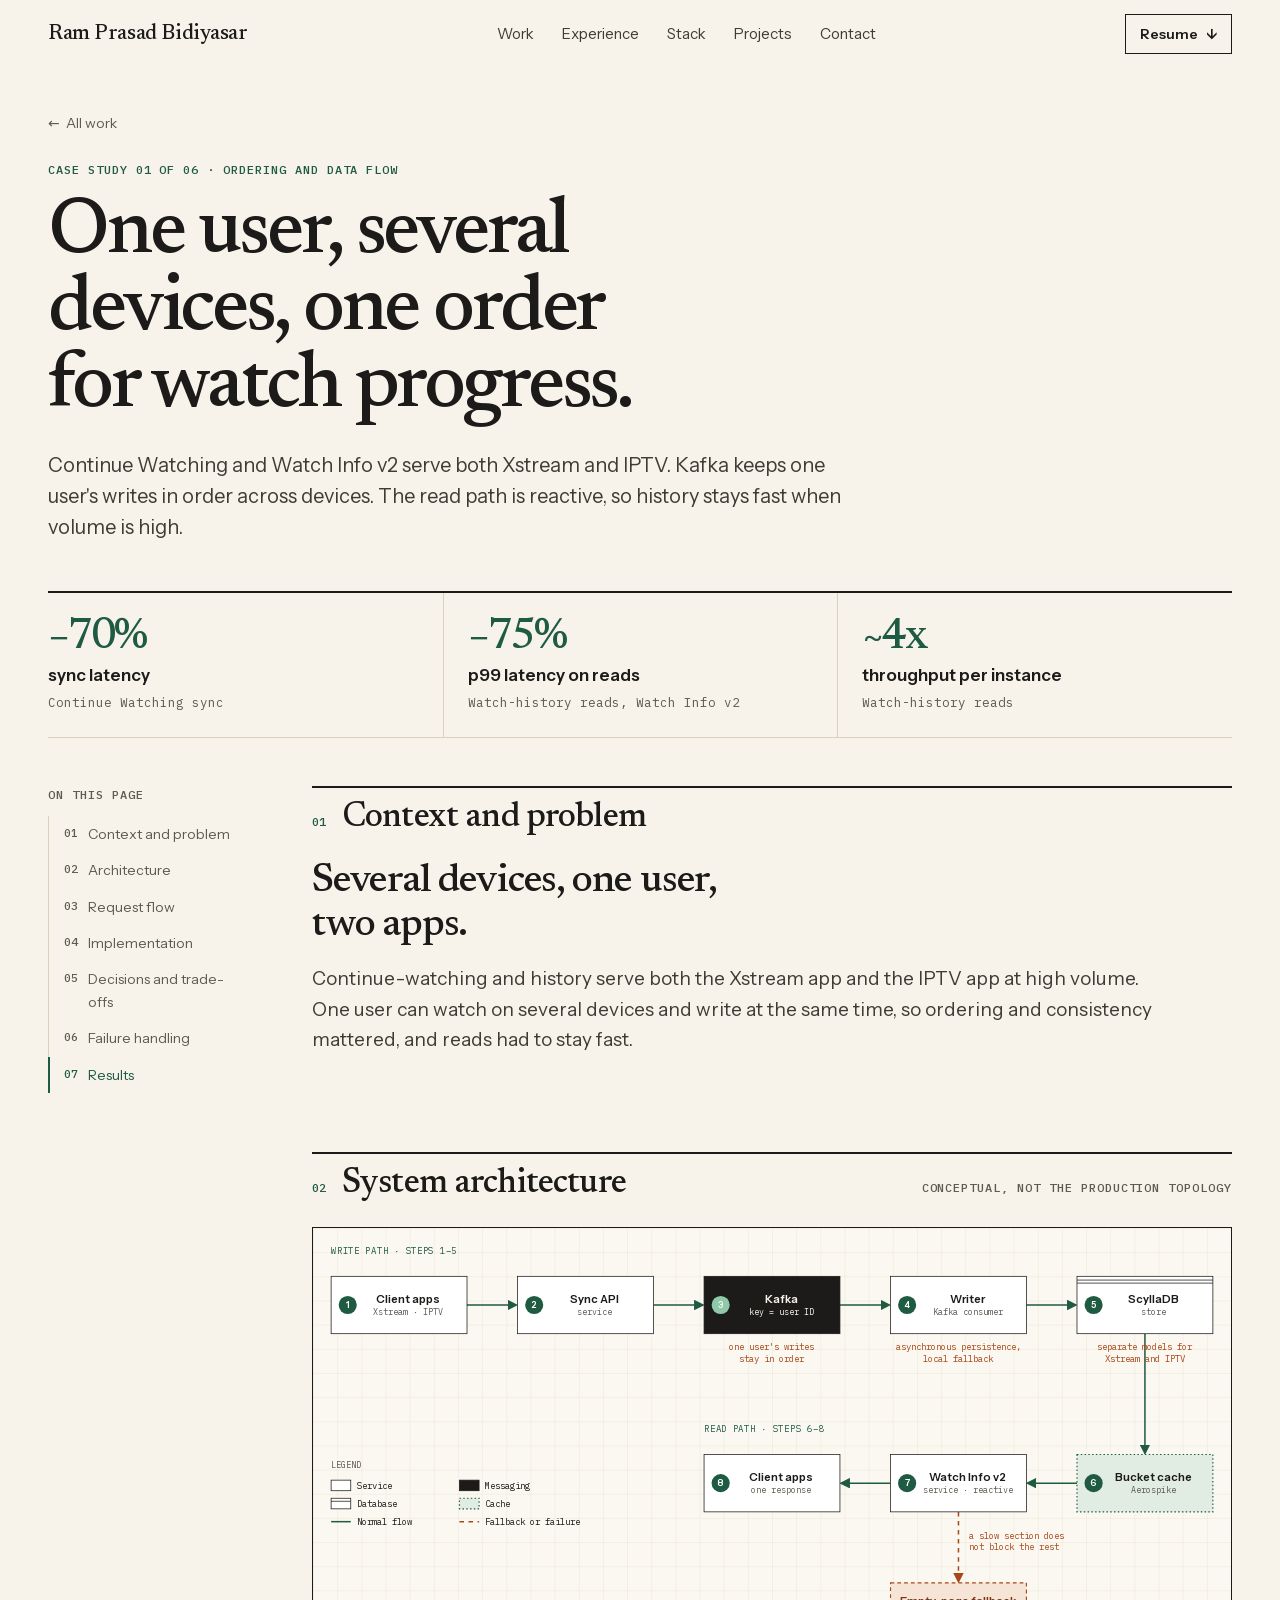
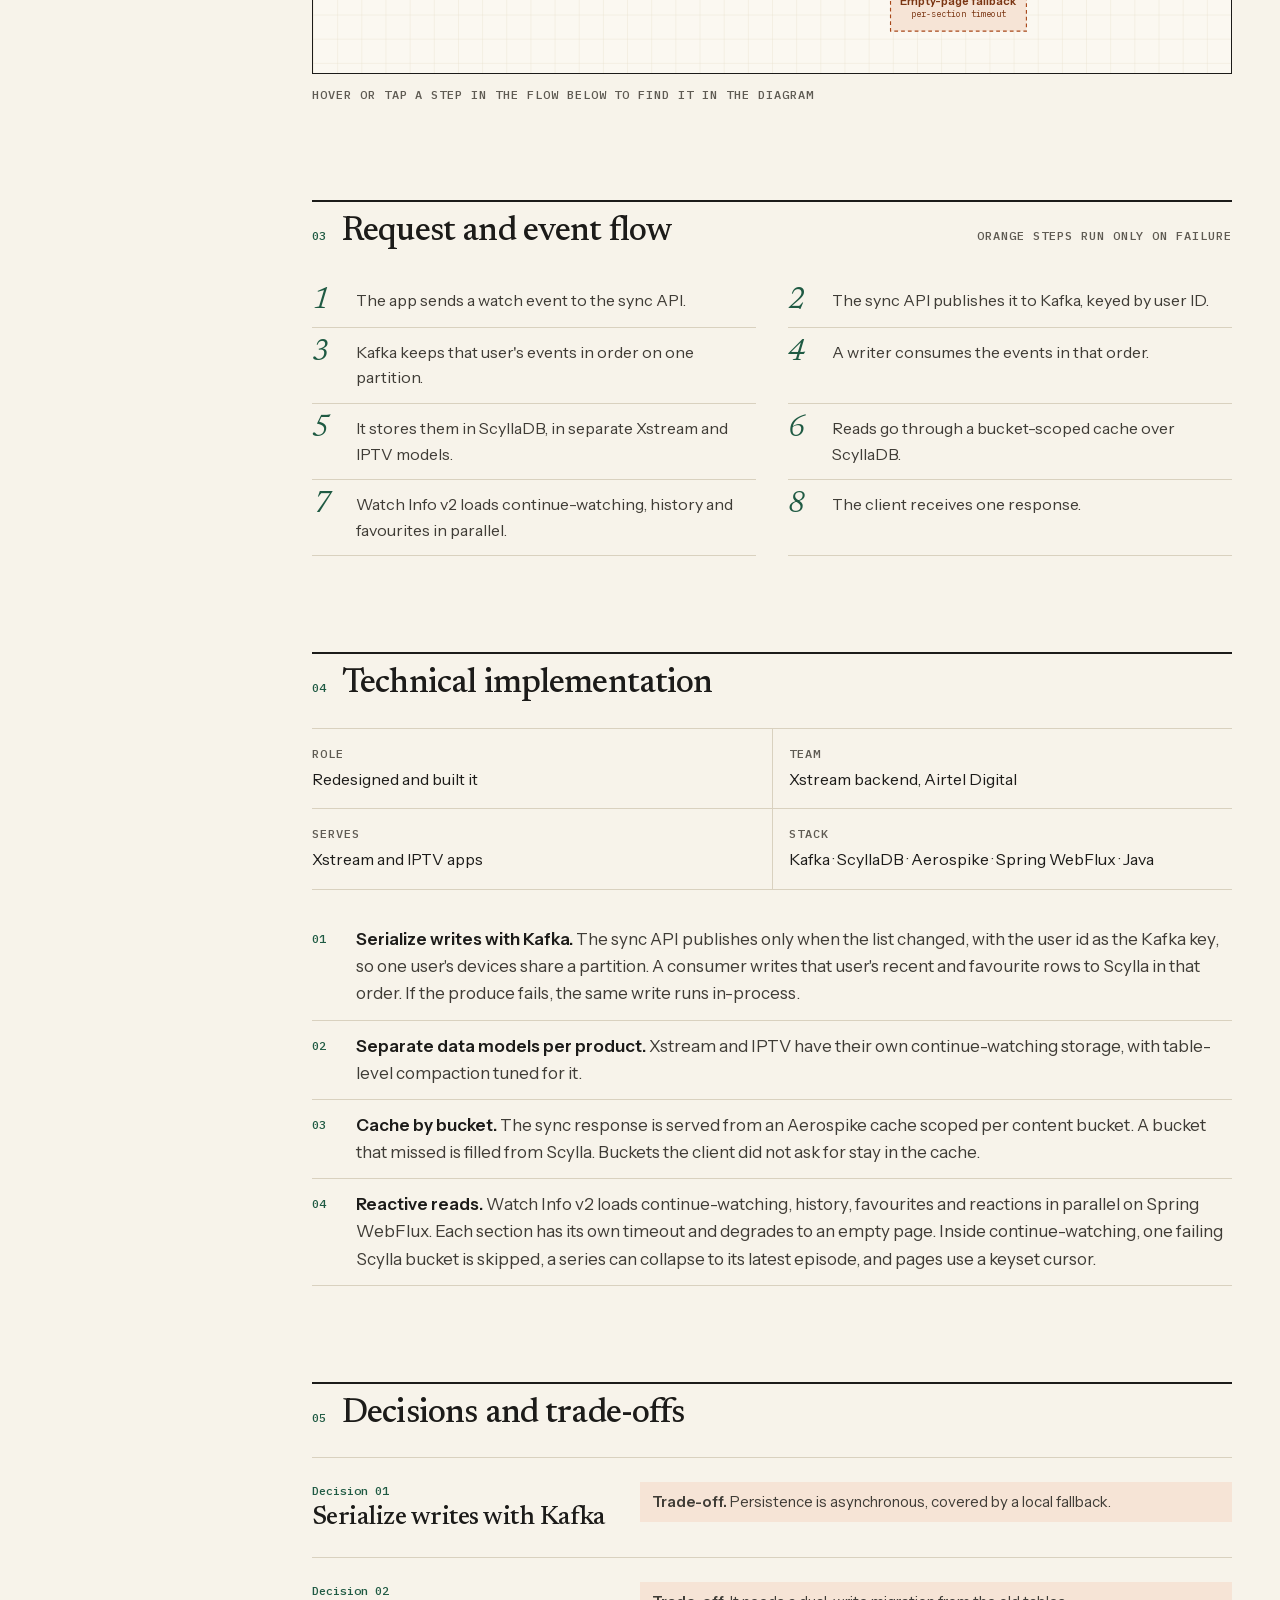
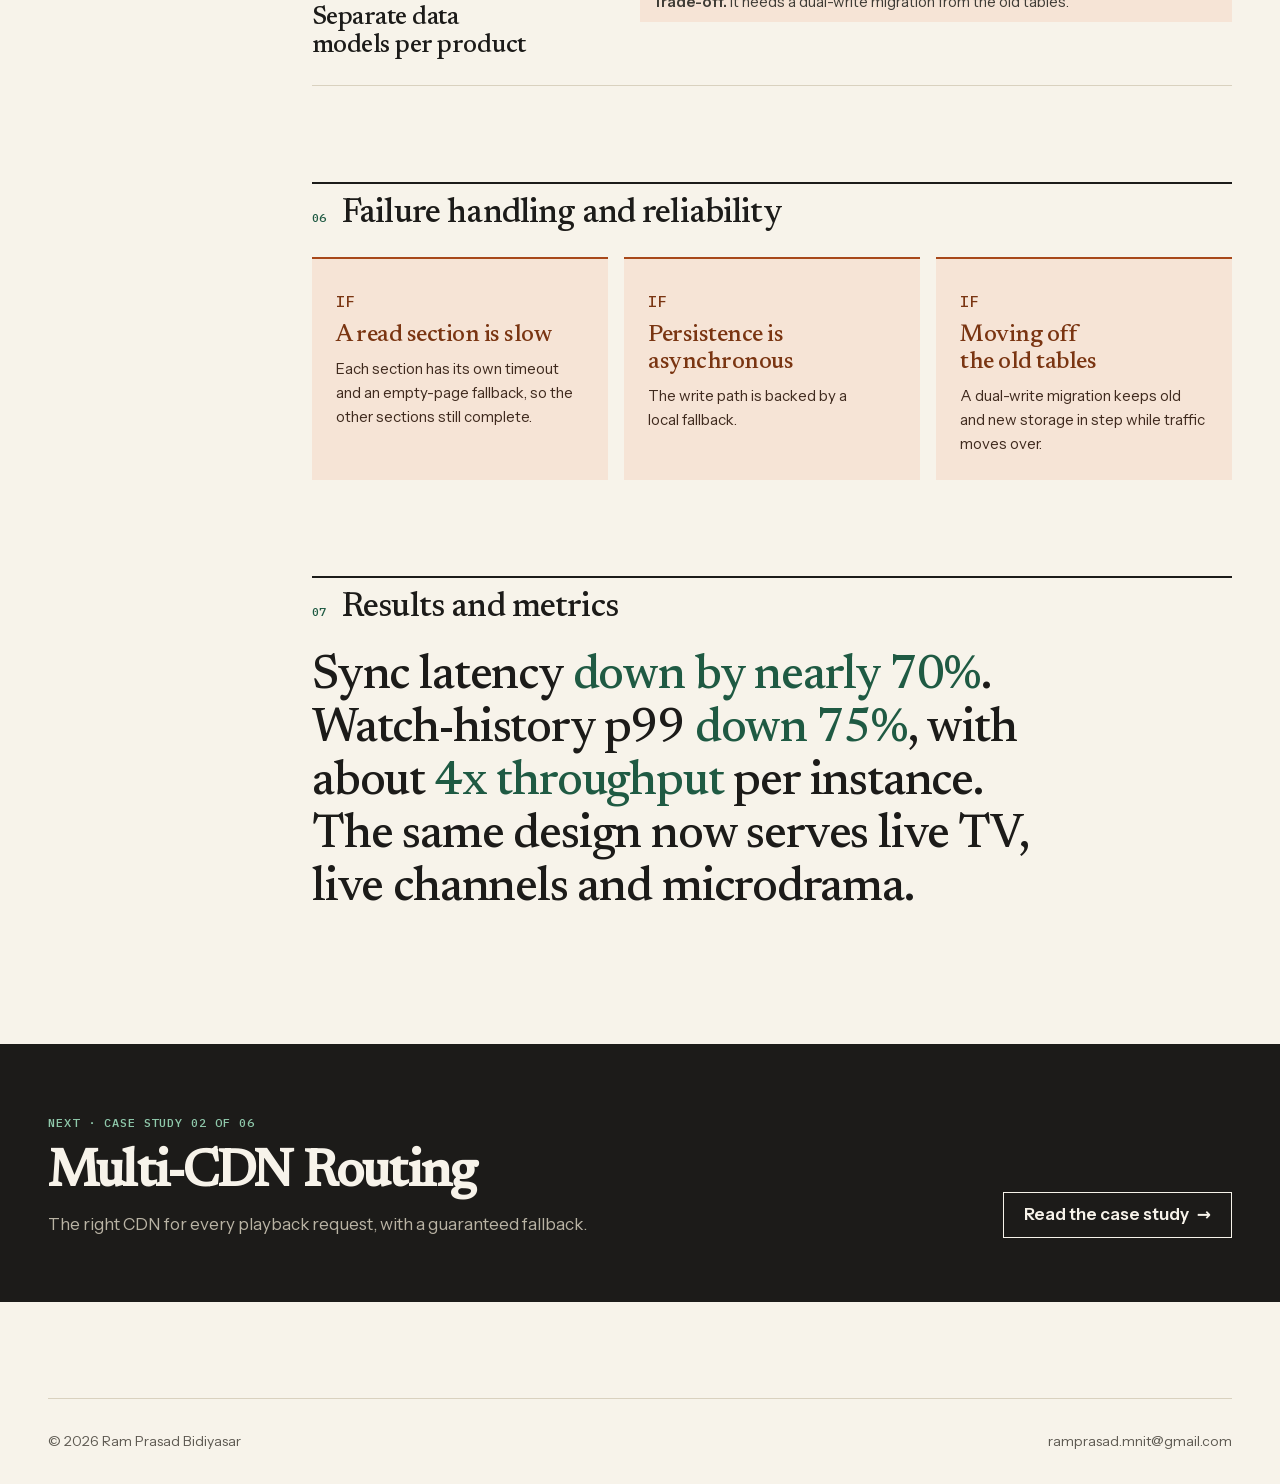
<file: case/continue-watching.html>
<!doctype html>
<html lang="en">
<head>
<meta charset="utf-8">
<meta name="viewport" content="width=device-width, initial-scale=1">
<title>Continue Watching and Watch Info v2 | Case study | Ram Prasad Bidiyasar</title>
<meta name="description" content="Case study: ordering watch events per user with Kafka and ScyllaDB, and a reactive read path. Sync latency down by nearly 70%, watch-history p99 down 75%.">
<link rel="canonical" href="https://ramprasadbidiyasar.github.io/portfolio/case/continue-watching.html">
<meta name="theme-color" content="#F7F3EA">
<meta name="author" content="Ram Prasad Bidiyasar">
<meta property="og:type" content="article">
<meta property="og:site_name" content="Ram Prasad Bidiyasar">
<meta property="og:title" content="Continue Watching and Watch Info v2 | Case study">
<meta property="og:description" content="Case study: ordering watch events per user with Kafka and ScyllaDB, and a reactive read path. Sync latency down by nearly 70%, watch-history p99 down 75%.">
<meta property="og:url" content="https://ramprasadbidiyasar.github.io/portfolio/case/continue-watching.html">
<meta property="og:image" content="https://ramprasadbidiyasar.github.io/portfolio/assets/og-image.png">
<meta name="twitter:card" content="summary_large_image">
<link rel="icon" href="../assets/favicon.svg" type="image/svg+xml">
<link rel="preload" href="../assets/fonts/instrument-sans-var.woff2" as="font" type="font/woff2" crossorigin>
<link rel="stylesheet" href="../styles.css">
<script>document.documentElement.className += ' js';</script>
<script src="../script.js" defer></script>
<script data-goatcounter="https://ramprasadbidiyasar.goatcounter.com/count" async src="https://gc.zgo.at/count.js"></script>
</head>
<body>
<a class="skip-link" href="#main">Skip to content</a>
<header class="site-nav">
  <div class="wrap nav">
    <a class="brand" href="../index.html" aria-label="Ram Prasad Bidiyasar, home"><span class="brand-mark" aria-hidden="true">RB</span><span class="brand-name-full">Ram Prasad Bidiyasar</span></a>
    <nav class="nav-links" aria-label="Main"><a href="../index.html#work">Work</a><a href="../index.html#experience">Experience</a><a href="../index.html#expertise">Stack</a><a href="../index.html#projects">Projects</a><a href="../index.html#contact">Contact</a></nav>
    <div class="nav-cta">
      <a class="btn btn--ghost btn--sm" href="../assets/Ram-Prasad-Bidiyasar-Resume.pdf" download>Resume <span aria-hidden="true">↓</span></a>
      <details class="menu">
        <summary aria-label="Menu"><svg viewBox="0 0 24 24" width="22" height="22" aria-hidden="true"><path d="M4 8h16M4 16h16" stroke="currentColor" stroke-width="1.8" stroke-linecap="round" fill="none"/></svg></summary>
        <nav class="menu-list" aria-label="Main, compact"><a href="../index.html#work">Work</a><a href="../index.html#experience">Experience</a><a href="../index.html#expertise">Stack</a><a href="../index.html#projects">Projects</a><a href="../index.html#contact">Contact</a><a href="../assets/Ram-Prasad-Bidiyasar-Resume.pdf" download>Resume <span aria-hidden="true">↓</span></a></nav>
      </details>
    </div>
  </div>
</header>
<main id="main">
<section class="wrap cs-hero" aria-labelledby="case-title">
  <a class="crumb" href="../index.html#work"><span aria-hidden="true">←</span> All work</a>
  <p class="label label--accent" style="margin-top: 16px">Case study 01 of 06 · Ordering and data flow</p>
  <h1 id="case-title">One user, several devices, one order for watch progress.</h1>
  <p class="lede">Continue Watching and Watch Info v2 serve both Xstream and IPTV. Kafka keeps one user's writes in order across devices. The read path is reactive, so history stays fast when volume is high.</p>
  <div class="cs-results"><div><p class="metric-num">−70%</p><p class="metric-label">sync latency</p><p class="metric-scope">Continue Watching sync</p></div><div><p class="metric-num">−75%</p><p class="metric-label">p99 latency on reads</p><p class="metric-scope">Watch-history reads, Watch Info v2</p></div><div><p class="metric-num">~4x</p><p class="metric-label">throughput per instance</p><p class="metric-scope">Watch-history reads</p></div></div>
</section>
<div class="wrap cs-layout">
  <nav class="cs-toc" aria-label="On this page"><p class="label" style="margin-bottom: 12px">On this page</p><ol><li><a href="#context"><span>01</span>Context and problem</a></li><li><a href="#architecture"><span>02</span>Architecture</a></li><li><a href="#flow"><span>03</span>Request flow</a></li><li><a href="#implementation"><span>04</span>Implementation</a></li><li><a href="#tradeoffs"><span>05</span>Decisions and trade-offs</a></li><li><a href="#failure"><span>06</span>Failure handling</a></li><li><a href="#results"><span>07</span>Results</a></li></ol></nav>
  <div class="cs-body"><section class="cs-sec" id="context" aria-labelledby="context-h"><header><span class="n">01</span><h2 id="context-h">Context and problem</h2></header><p class="problem-q">Several devices, one user, two apps.</p><p class="problem-p">Continue-watching and history serve both the Xstream app and the IPTV app at high volume. One user can watch on several devices and write at the same time, so ordering and consistency mattered, and reads had to stay fast.</p></section><section class="cs-sec" id="architecture" aria-labelledby="architecture-h"><header><span class="n">02</span><h2 id="architecture-h">System architecture</h2><span class="label">Conceptual, not the production topology</span></header><div class="fig-box wide-only reveal" data-flow><svg class="dg" viewBox="0 0 1216 590" role="img" aria-labelledby="cwd-t cwd-d"><title id="cwd-t">Continue Watching write and read paths</title><desc id="cwd-d">Client apps send watch events to a sync API, which publishes them to Kafka keyed by user ID. A writer consumes them in order and stores them in ScyllaDB. Reads go from ScyllaDB through a bucket cache to Watch Info v2 and back to the client apps, with an empty-page fallback per slow section.</desc><defs><pattern id="cwd-g" width="32" height="32" patternUnits="userSpaceOnUse"><path class="grid-line" d="M32 0H0V32" fill="none"/></pattern><marker id="cwd-mn" viewBox="0 0 10 10" refX="8" refY="5" markerWidth="7" markerHeight="7" orient="auto"><path d="M0 0L10 5L0 10z" fill="#1F5A43"/></marker><marker id="cwd-mf" viewBox="0 0 10 10" refX="8" refY="5" markerWidth="7" markerHeight="7" orient="auto"><path d="M0 0L10 5L0 10z" fill="#A8481A"/></marker></defs><rect width="1216" height="590" fill="url(#cwd-g)"/><text class="t-lane" x="24" y="34" text-anchor="start">Write path · steps 1–5</text><text class="t-lane" x="518" y="270" text-anchor="start">Read path · steps 6–8</text><path class="arrow" d="M204 102.0 L269 102.0" marker-end="url(#cwd-mn)"/><path class="arrow" d="M451 102.0 L516 102.0" marker-end="url(#cwd-mn)"/><path class="arrow" d="M698 102.0 L763 102.0" marker-end="url(#cwd-mn)"/><path class="arrow" d="M945 102.0 L1010 102.0" marker-end="url(#cwd-mn)"/><path class="arrow" d="M1102.0 140 L1102.0 298" marker-end="url(#cwd-mn)"/><path class="arrow" d="M1012 338.0 L947 338.0" marker-end="url(#cwd-mn)"/><path class="arrow" d="M765 338.0 L700 338.0" marker-end="url(#cwd-mn)"/><path class="arrow-fail" d="M855.0 376 L855.0 468" marker-end="url(#cwd-mf)"/><g data-step="1"><rect class="nd-service" x="24" y="64" width="180" height="76"/><text class="t-name" x="126.0" y="99.0" text-anchor="middle" style="font-size:15px">Client apps</text><text class="t-sub" x="126.0" y="115.0" text-anchor="middle">Xstream · IPTV</text><circle class="bdg" cx="46" cy="102.0" r="12"/><text class="bdg-t" x="46" y="106.0">1</text></g><g data-step="2"><rect class="nd-service" x="271" y="64" width="180" height="76"/><text class="t-name" x="373.0" y="99.0" text-anchor="middle" style="font-size:15px">Sync API</text><text class="t-sub" x="373.0" y="115.0" text-anchor="middle">service</text><circle class="bdg" cx="293" cy="102.0" r="12"/><text class="bdg-t" x="293" y="106.0">2</text></g><g data-step="3"><rect class="nd-queue" x="518" y="64" width="180" height="76"/><text class="t-name on-queue" x="620.0" y="99.0" text-anchor="middle" style="font-size:15px">Kafka</text><text class="t-sub on-queue-sub" x="620.0" y="115.0" text-anchor="middle">key = user ID</text><circle class="bdg-queue" cx="540" cy="102.0" r="12"/><text class="bdg-t bdg-queue-t" x="540" y="106.0">3</text></g><g data-step="4"><rect class="nd-service" x="765" y="64" width="180" height="76"/><text class="t-name" x="867.0" y="99.0" text-anchor="middle" style="font-size:15px">Writer</text><text class="t-sub" x="867.0" y="115.0" text-anchor="middle">Kafka consumer</text><circle class="bdg" cx="787" cy="102.0" r="12"/><text class="bdg-t" x="787" y="106.0">4</text></g><g data-step="5"><rect class="nd-db" x="1012" y="64" width="180" height="76"/><path class="nd-db-top" d="M1012 69 H1192 M1012 73 H1192"/><text class="t-name" x="1114.0" y="99.0" text-anchor="middle" style="font-size:15px">ScyllaDB</text><text class="t-sub" x="1114.0" y="115.0" text-anchor="middle">store</text><circle class="bdg" cx="1034" cy="102.0" r="12"/><text class="bdg-t" x="1034" y="106.0">5</text></g><g data-step="6"><rect class="nd-cache" x="1012" y="300" width="180" height="76"/><text class="t-name" x="1114.0" y="335.0" text-anchor="middle" style="font-size:15px">Bucket cache</text><text class="t-sub" x="1114.0" y="351.0" text-anchor="middle">Aerospike</text><circle class="bdg" cx="1034" cy="338.0" r="12"/><text class="bdg-t" x="1034" y="342.0">6</text></g><g data-step="7"><rect class="nd-service" x="765" y="300" width="180" height="76"/><text class="t-name" x="867.0" y="335.0" text-anchor="middle" style="font-size:15px">Watch Info v2</text><text class="t-sub" x="867.0" y="351.0" text-anchor="middle">service · reactive</text><circle class="bdg" cx="787" cy="338.0" r="12"/><text class="bdg-t" x="787" y="342.0">7</text></g><g data-step="8"><rect class="nd-service" x="518" y="300" width="180" height="76"/><text class="t-name" x="620.0" y="335.0" text-anchor="middle" style="font-size:15px">Client apps</text><text class="t-sub" x="620.0" y="351.0" text-anchor="middle">one response</text><circle class="bdg" cx="540" cy="338.0" r="12"/><text class="bdg-t" x="540" y="342.0">8</text></g><g><rect class="nd-fail" x="765" y="470" width="180" height="64"/><text class="t-name on-fail" x="855.0" y="499.0" text-anchor="middle" style="font-size:15px">Empty-page fallback</text><text class="t-sub on-fail" x="855.0" y="515.0" text-anchor="middle">per-section timeout</text></g><text class="t-note" x="608.0" y="162" text-anchor="middle">one user&#x27;s writes</text><text class="t-note" x="608.0" y="177" text-anchor="middle">stay in order</text><text class="t-note" x="855.0" y="162" text-anchor="middle">asynchronous persistence,</text><text class="t-note" x="855.0" y="177" text-anchor="middle">local fallback</text><text class="t-note" x="1102.0" y="162" text-anchor="middle">separate models for</text><text class="t-note" x="1102.0" y="177" text-anchor="middle">Xstream and IPTV</text><text class="t-note" x="869.0" y="412" text-anchor="start">a slow section does</text><text class="t-note" x="869.0" y="427" text-anchor="start">not block the rest</text><text class="t-sub" x="24" y="318">LEGEND</text><rect class="nd-service" x="24" y="334" width="26" height="14"/><text class="t-sub" x="58" y="346" style="font-size:12px;fill:#1C1B19">Service</text><rect class="nd-queue" x="194" y="334" width="26" height="14"/><text class="t-sub" x="228" y="346" style="font-size:12px;fill:#1C1B19">Messaging</text><rect class="nd-db" x="24" y="358" width="26" height="14"/><path class="nd-db-top" d="M24 362 H50"/><text class="t-sub" x="58" y="370" style="font-size:12px;fill:#1C1B19">Database</text><rect class="nd-cache" x="194" y="358" width="26" height="14"/><text class="t-sub" x="228" y="370" style="font-size:12px;fill:#1C1B19">Cache</text><path class="arrow" d="M24 389 H50"/><text class="t-sub" x="58" y="394" style="font-size:12px;fill:#1C1B19">Normal flow</text><path class="arrow-fail" d="M194 389 H220"/><text class="t-sub" x="228" y="394" style="font-size:12px;fill:#1C1B19">Fallback or failure</text></svg></div><div class="fig-box only-tall" data-flow><svg class="dg" viewBox="-8 -8 358 866" role="img" aria-labelledby="cwp-t cwp-d"><title id="cwp-t">Continue Watching write and read paths, vertical</title><desc id="cwp-d">The same flow, top to bottom: client apps, sync API, Kafka keyed by user ID, writer, ScyllaDB, bucket cache, Watch Info v2 and the client response, with an empty-page fallback beside Watch Info v2.</desc><defs><pattern id="cwp-g" width="32" height="32" patternUnits="userSpaceOnUse"><path class="grid-line" d="M32 0H0V32" fill="none"/></pattern><marker id="cwp-mn" viewBox="0 0 10 10" refX="8" refY="5" markerWidth="7" markerHeight="7" orient="auto"><path d="M0 0L10 5L0 10z" fill="#1F5A43"/></marker><marker id="cwp-mf" viewBox="0 0 10 10" refX="8" refY="5" markerWidth="7" markerHeight="7" orient="auto"><path d="M0 0L10 5L0 10z" fill="#A8481A"/></marker></defs><rect x="-8" y="-8" width="358" height="866" fill="url(#cwp-g)"/><text class="t-lane" x="0" y="16" text-anchor="start">Write path · steps 1–5</text><path class="arrow" d="M95.0 90 L95.0 120" marker-end="url(#cwp-mn)"/><path class="arrow" d="M95.0 178 L95.0 208" marker-end="url(#cwp-mn)"/><path class="arrow" d="M95.0 266 L95.0 296" marker-end="url(#cwp-mn)"/><path class="arrow" d="M95.0 354 L95.0 384" marker-end="url(#cwp-mn)"/><path class="arrow" d="M95.0 442 L95.0 472" marker-end="url(#cwp-mn)"/><path class="arrow" d="M95.0 530 L95.0 560" marker-end="url(#cwp-mn)"/><path class="arrow" d="M95.0 618 L95.0 648" marker-end="url(#cwp-mn)"/><text class="t-lane" x="107.0" y="472" text-anchor="start">Read path · steps 6–8</text><g data-step="1"><rect class="nd-service" x="0" y="34" width="190" height="56"/><text class="t-name" x="107.0" y="67.0" text-anchor="middle" style="font-size:14px">Client apps</text><circle class="bdg" cx="22" cy="62.0" r="12"/><text class="bdg-t" x="22" y="66.0">1</text></g><g data-step="2"><rect class="nd-service" x="0" y="122" width="190" height="56"/><text class="t-name" x="107.0" y="155.0" text-anchor="middle" style="font-size:14px">Sync API</text><circle class="bdg" cx="22" cy="150.0" r="12"/><text class="bdg-t" x="22" y="154.0">2</text></g><g data-step="3"><rect class="nd-queue" x="0" y="210" width="190" height="56"/><text class="t-name on-queue" x="107.0" y="235.0" text-anchor="middle" style="font-size:14px">Kafka</text><text class="t-sub on-queue-sub" x="107.0" y="251.0" text-anchor="middle">key = user ID</text><circle class="bdg-queue" cx="22" cy="238.0" r="12"/><text class="bdg-t bdg-queue-t" x="22" y="242.0">3</text></g><g data-step="4"><rect class="nd-service" x="0" y="298" width="190" height="56"/><text class="t-name" x="107.0" y="331.0" text-anchor="middle" style="font-size:14px">Writer</text><circle class="bdg" cx="22" cy="326.0" r="12"/><text class="bdg-t" x="22" y="330.0">4</text></g><g data-step="5"><rect class="nd-db" x="0" y="386" width="190" height="56"/><path class="nd-db-top" d="M0 391 H190 M0 395 H190"/><text class="t-name" x="107.0" y="419.0" text-anchor="middle" style="font-size:14px">ScyllaDB</text><circle class="bdg" cx="22" cy="414.0" r="12"/><text class="bdg-t" x="22" y="418.0">5</text></g><g data-step="6"><rect class="nd-cache" x="0" y="474" width="190" height="56"/><text class="t-name" x="107.0" y="507.0" text-anchor="middle" style="font-size:14px">Bucket cache</text><circle class="bdg" cx="22" cy="502.0" r="12"/><text class="bdg-t" x="22" y="506.0">6</text></g><g data-step="7"><rect class="nd-service" x="0" y="562" width="190" height="56"/><text class="t-name" x="107.0" y="595.0" text-anchor="middle" style="font-size:14px">Watch Info v2</text><circle class="bdg" cx="22" cy="590.0" r="12"/><text class="bdg-t" x="22" y="594.0">7</text></g><g data-step="8"><rect class="nd-service" x="0" y="650" width="190" height="56"/><text class="t-name" x="107.0" y="675.0" text-anchor="middle" style="font-size:14px">Client apps</text><text class="t-sub" x="107.0" y="691.0" text-anchor="middle">one response</text><circle class="bdg" cx="22" cy="678.0" r="12"/><text class="bdg-t" x="22" y="682.0">8</text></g><path class="arrow-fail" d="M190 590.0 L222 590.0" marker-end="url(#cwp-mf)"/><g><rect class="nd-fail" x="224" y="562" width="118" height="56"/><text class="t-name on-fail" x="283.0" y="587.0" text-anchor="middle" style="font-size:13px">Empty page</text><text class="t-sub on-fail" x="283.0" y="603.0" text-anchor="middle">per section</text></g><text class="t-note" x="206" y="232" text-anchor="start">one user&#x27;s writes</text><text class="t-note" x="206" y="246" text-anchor="start">stay in order</text><text class="t-note" x="206" y="320" text-anchor="start">async persistence,</text><text class="t-note" x="206" y="334" text-anchor="start">local fallback</text><text class="t-note" x="206" y="408" text-anchor="start">separate models</text><text class="t-note" x="206" y="422" text-anchor="start">per product</text><text class="t-note" x="206" y="496" text-anchor="start">scoped per bucket</text><text class="t-note" x="224" y="638" text-anchor="start">slow section</text><text class="t-note" x="224" y="652" text-anchor="start">does not block</text><text class="t-note" x="224" y="666" text-anchor="start">the rest</text><text class="t-sub" x="0" y="746">LEGEND</text><rect class="nd-service" x="0" y="762" width="26" height="14"/><text class="t-sub" x="34" y="774" style="font-size:12px;fill:#1C1B19">Service</text><rect class="nd-queue" x="170" y="762" width="26" height="14"/><text class="t-sub" x="204" y="774" style="font-size:12px;fill:#1C1B19">Messaging</text><rect class="nd-db" x="0" y="786" width="26" height="14"/><path class="nd-db-top" d="M0 790 H26"/><text class="t-sub" x="34" y="798" style="font-size:12px;fill:#1C1B19">Database</text><rect class="nd-cache" x="170" y="786" width="26" height="14"/><text class="t-sub" x="204" y="798" style="font-size:12px;fill:#1C1B19">Cache</text><path class="arrow" d="M0 817 H26"/><text class="t-sub" x="34" y="822" style="font-size:12px;fill:#1C1B19">Normal flow</text><path class="arrow-fail" d="M170 817 H196"/><text class="t-sub" x="204" y="822" style="font-size:12px;fill:#1C1B19">Fallback or failure</text></svg></div><p class="fig-cap label">Hover or tap a step in the flow below to find it in the diagram</p></section><section class="cs-sec" id="flow" aria-labelledby="flow-h"><header><span class="n">03</span><h2 id="flow-h">Request and event flow</h2><span class="label">Orange steps run only on failure</span></header><ol class="walk"><li data-step="1">The app sends a watch event to the sync API.</li><li data-step="2">The sync API publishes it to Kafka, keyed by user ID.</li><li data-step="3">Kafka keeps that user's events in order on one partition.</li><li data-step="4">A writer consumes the events in that order.</li><li data-step="5">It stores them in ScyllaDB, in separate Xstream and IPTV models.</li><li data-step="6">Reads go through a bucket-scoped cache over ScyllaDB.</li><li data-step="7">Watch Info v2 loads continue-watching, history and favourites in parallel.</li><li data-step="8">The client receives one response.</li></ol></section><section class="cs-sec" id="implementation" aria-labelledby="implementation-h"><header><span class="n">04</span><h2 id="implementation-h">Technical implementation</h2></header><div class="spec"><div><span class="label">Role</span><span>Redesigned and built it</span></div><div><span class="label">Team</span><span>Xstream backend, Airtel Digital</span></div><div><span class="label">Serves</span><span>Xstream and IPTV apps</span></div><div><span class="label">Stack</span><span>Kafka · ScyllaDB · Aerospike · Spring WebFlux · Java</span></div></div><ul class="impl"><li><span class="d-n">01</span><span><b>Serialize writes with Kafka.</b> The sync API publishes only when the list changed, with the user id as the Kafka key, so one user's devices share a partition. A consumer writes that user's recent and favourite rows to Scylla in that order. If the produce fails, the same write runs in-process.</span></li><li><span class="d-n">02</span><span><b>Separate data models per product.</b> Xstream and IPTV have their own continue-watching storage, with table-level compaction tuned for it.</span></li><li><span class="d-n">03</span><span><b>Cache by bucket.</b> The sync response is served from an Aerospike cache scoped per content bucket. A bucket that missed is filled from Scylla. Buckets the client did not ask for stay in the cache.</span></li><li><span class="d-n">04</span><span><b>Reactive reads.</b> Watch Info v2 loads continue-watching, history, favourites and reactions in parallel on Spring WebFlux. Each section has its own timeout and degrades to an empty page. Inside continue-watching, one failing Scylla bucket is skipped, a series can collapse to its latest episode, and pages use a keyset cursor.</span></li></ul></section><section class="cs-sec" id="tradeoffs" aria-labelledby="tradeoffs-h"><header><span class="n">05</span><h2 id="tradeoffs-h">Decisions and trade-offs</h2></header><div class="decision"><div><p class="d-n">Decision 01</p><h3>Serialize writes with Kafka</h3></div><div class="d-b"><p class="tradeoff"><b>Trade-off.</b> Persistence is asynchronous, covered by a local fallback.</p></div></div><div class="decision"><div><p class="d-n">Decision 02</p><h3>Separate data models per product</h3></div><div class="d-b"><p class="tradeoff"><b>Trade-off.</b> It needs a dual-write migration from the old tables.</p></div></div></section><section class="cs-sec" id="failure" aria-labelledby="failure-h"><header><span class="n">06</span><h2 id="failure-h">Failure handling and reliability</h2></header><div class="fail-grid"><div><p class="label">If</p><h3>A read section is slow</h3><p>Each section has its own timeout and an empty-page fallback, so the other sections still complete.</p></div><div><p class="label">If</p><h3>Persistence is asynchronous</h3><p>The write path is backed by a local fallback.</p></div><div><p class="label">If</p><h3>Moving off the old tables</h3><p>A dual-write migration keeps old and new storage in step while traffic moves over.</p></div></div></section><section class="cs-sec" id="results" aria-labelledby="results-h"><header><span class="n">07</span><h2 id="results-h">Results and metrics</h2></header><p class="statement">Sync latency <b>down by nearly 70%</b>. Watch-history p99 <b>down 75%</b>, with about <b>4x throughput</b> per instance. The same design now serves live TV, live channels and microdrama.</p></section></div>
</div>
<section class="next-case" aria-label="Next case study">
  <a class="wrap" href="multi-cdn-routing.html"><span><span class="label">Next · Case study 02 of 06</span><span class="t">Multi-CDN Routing</span><span class="d">The right CDN for every playback request, with a guaranteed fallback.</span></span><span class="go">Read the case study <span class="arr" aria-hidden="true">→</span></span></a>
</section>
</main>
<footer class="wrap footer"><span>© <span id="year">2026</span> Ram Prasad Bidiyasar</span><a href="mailto:ramprasad.mnit@gmail.com">ramprasad.mnit@gmail.com</a></footer>
</body>
</html>
</file>
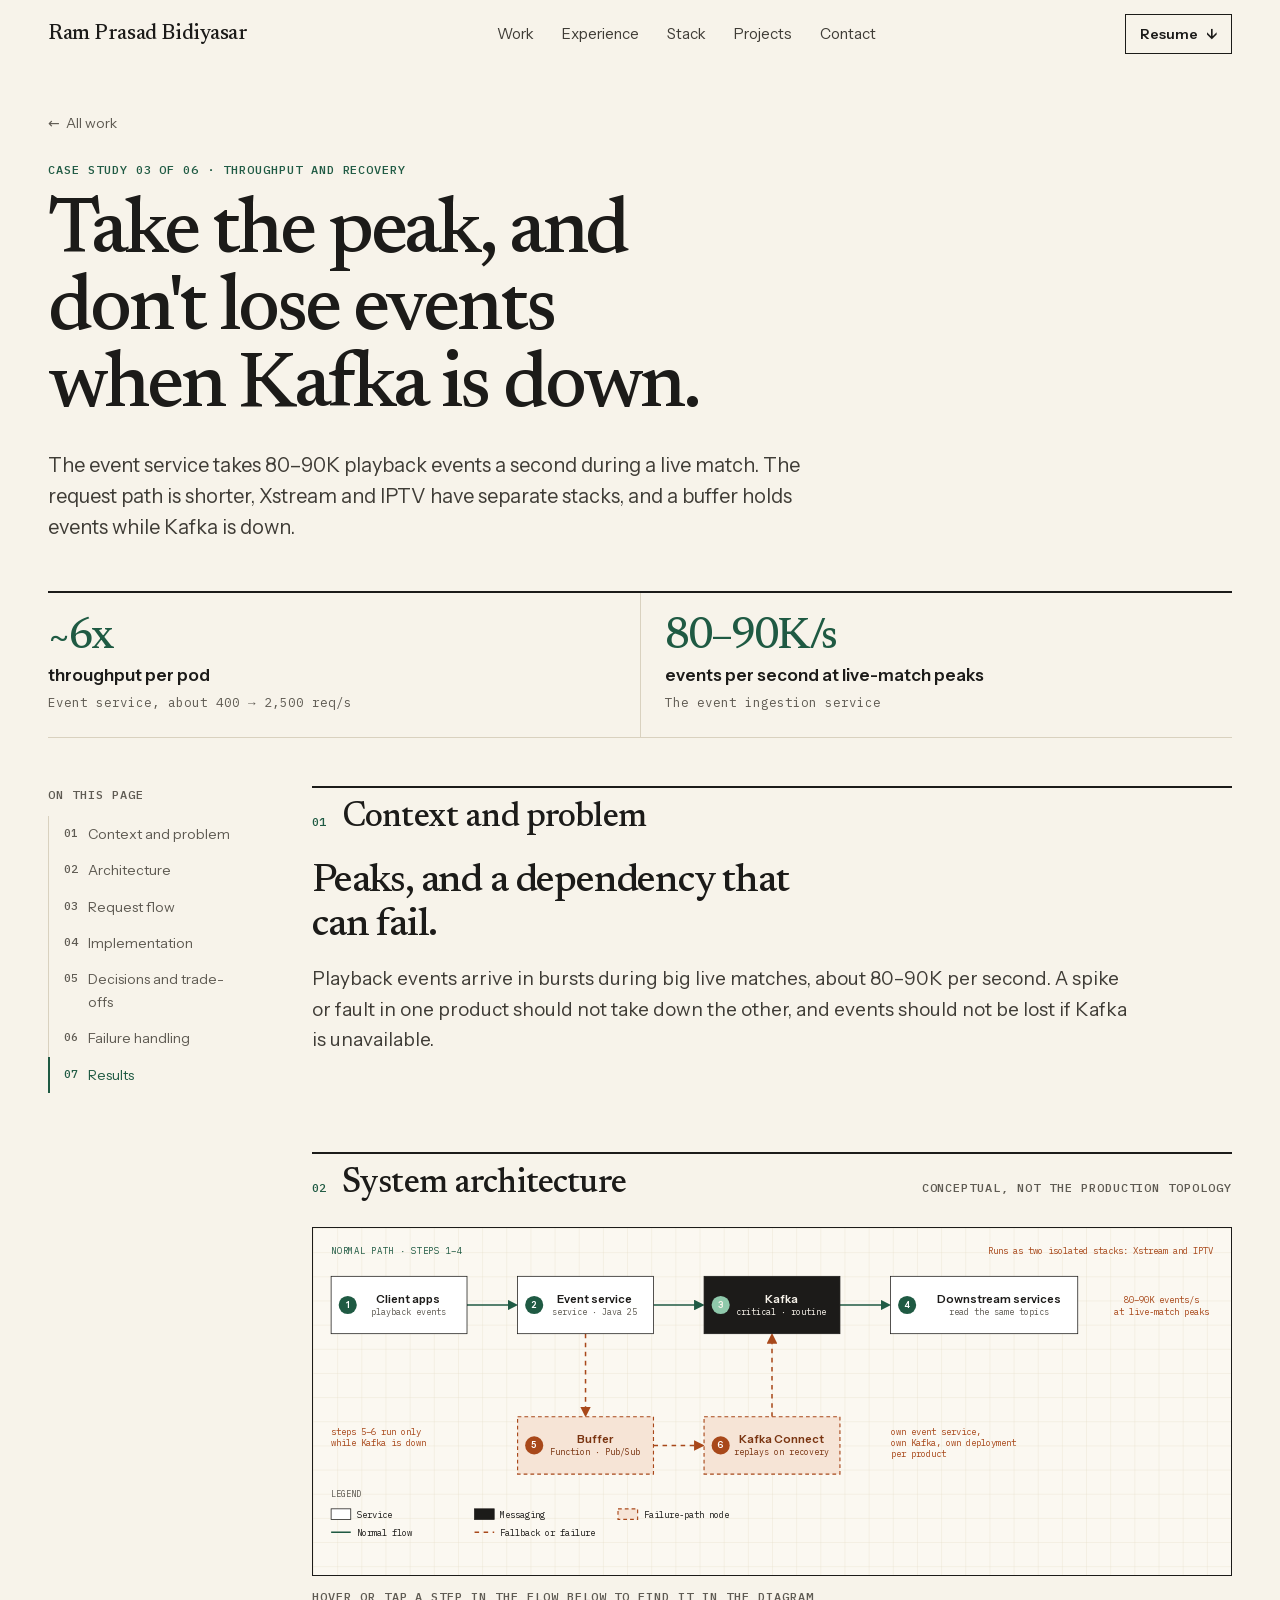
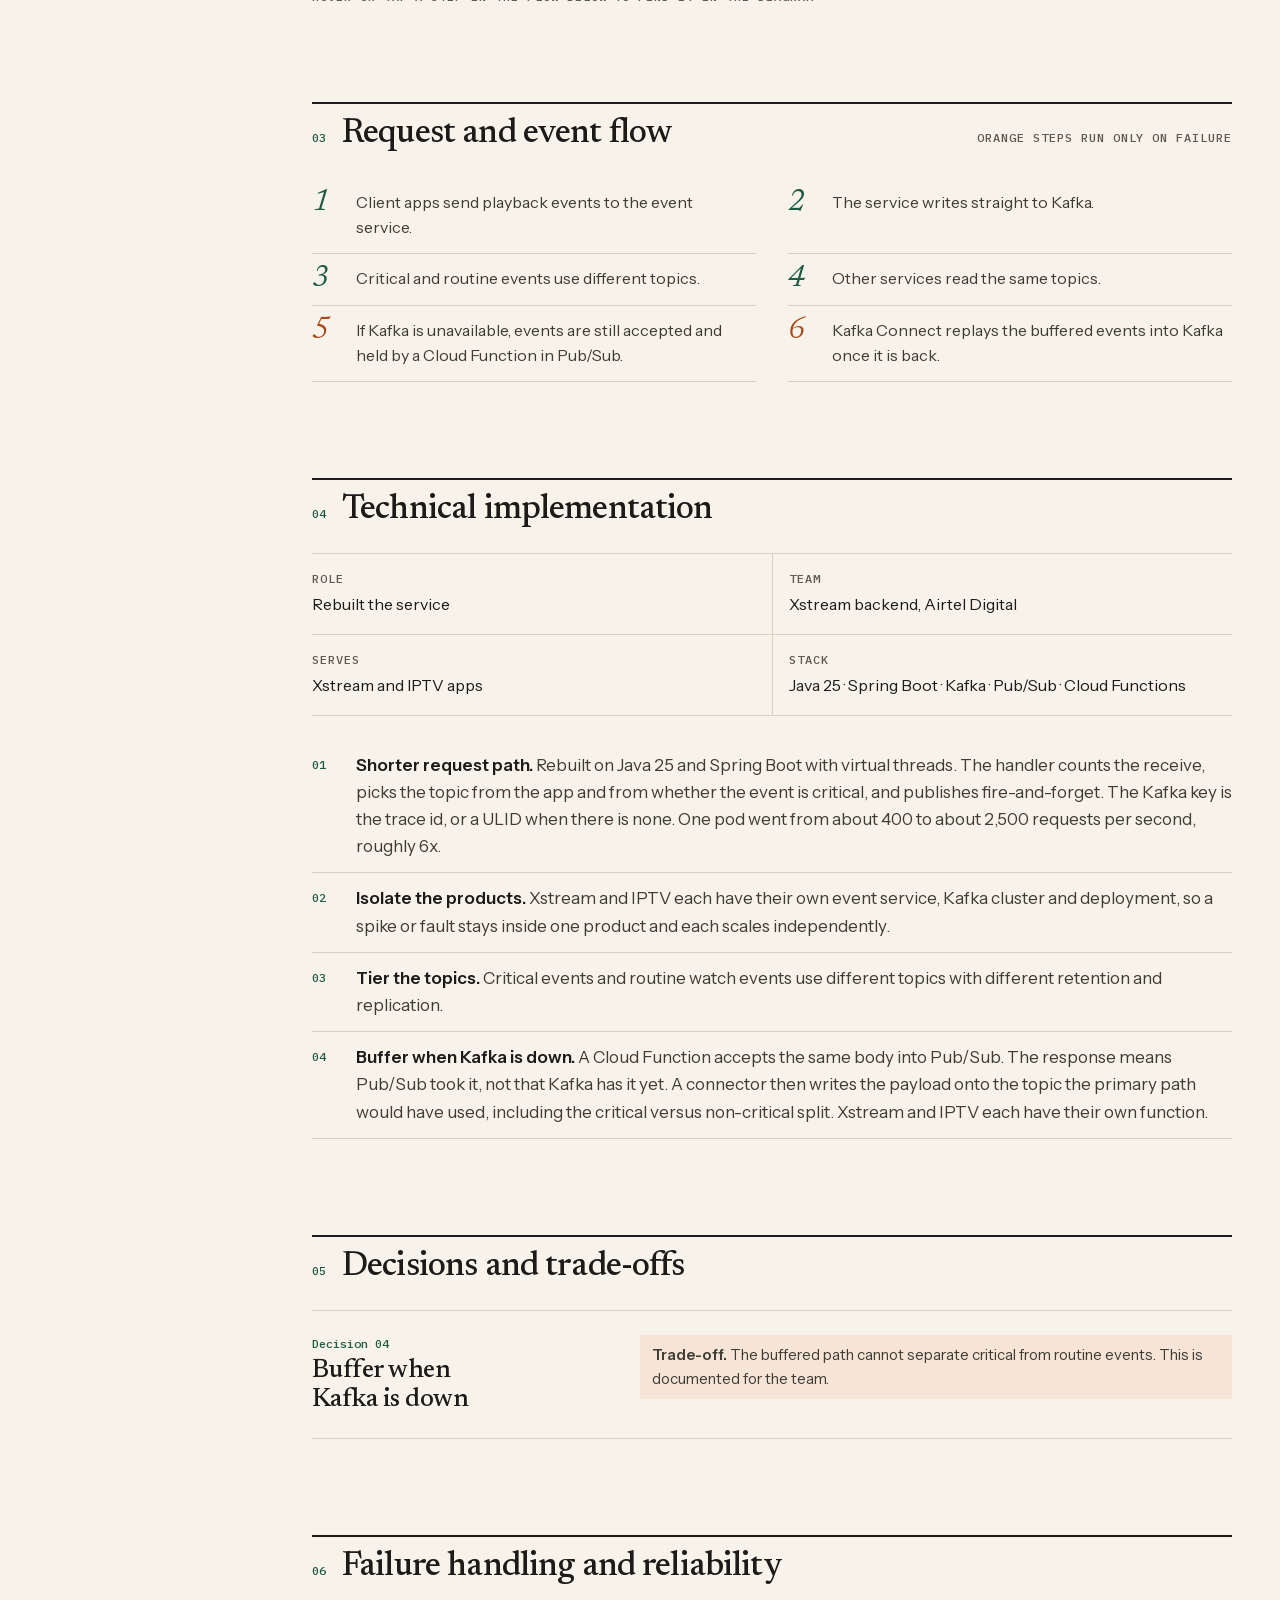
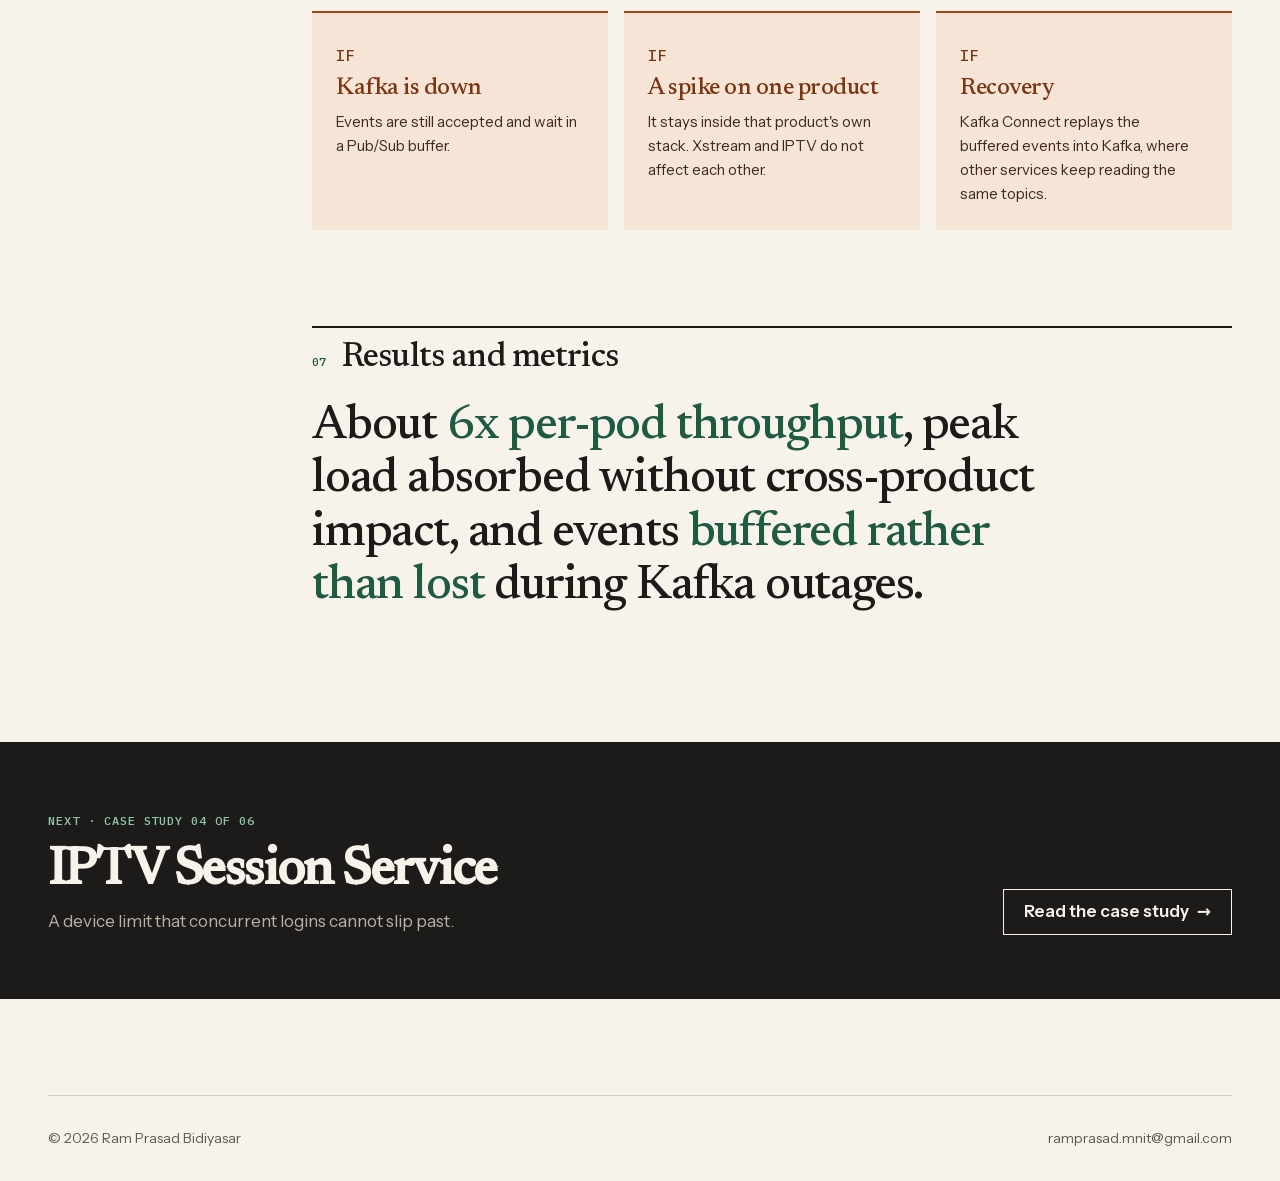
<file: case/event-ingestion.html>
<!doctype html>
<html lang="en">
<head>
<meta charset="utf-8">
<meta name="viewport" content="width=device-width, initial-scale=1">
<title>Event Ingestion at Live-Match Scale | Case study | Ram Prasad Bidiyasar</title>
<meta name="description" content="Case study: rebuilding the event ingestion service on Java 25. About 6x throughput per pod, 80–90K events a second at peak, and events buffered during Kafka outages.">
<link rel="canonical" href="https://ramprasadbidiyasar.github.io/portfolio/case/event-ingestion.html">
<meta name="theme-color" content="#F7F3EA">
<meta name="author" content="Ram Prasad Bidiyasar">
<meta property="og:type" content="article">
<meta property="og:site_name" content="Ram Prasad Bidiyasar">
<meta property="og:title" content="Event Ingestion at Live-Match Scale | Case study">
<meta property="og:description" content="Case study: rebuilding the event ingestion service on Java 25. About 6x throughput per pod, 80–90K events a second at peak, and events buffered during Kafka outages.">
<meta property="og:url" content="https://ramprasadbidiyasar.github.io/portfolio/case/event-ingestion.html">
<meta property="og:image" content="https://ramprasadbidiyasar.github.io/portfolio/assets/og-image.png">
<meta name="twitter:card" content="summary_large_image">
<link rel="icon" href="../assets/favicon.svg" type="image/svg+xml">
<link rel="preload" href="../assets/fonts/instrument-sans-var.woff2" as="font" type="font/woff2" crossorigin>
<link rel="stylesheet" href="../styles.css">
<script>document.documentElement.className += ' js';</script>
<script src="../script.js" defer></script>
<script data-goatcounter="https://ramprasadbidiyasar.goatcounter.com/count" async src="https://gc.zgo.at/count.js"></script>
</head>
<body>
<a class="skip-link" href="#main">Skip to content</a>
<header class="site-nav">
  <div class="wrap nav">
    <a class="brand" href="../index.html" aria-label="Ram Prasad Bidiyasar, home"><span class="brand-mark" aria-hidden="true">RB</span><span class="brand-name-full">Ram Prasad Bidiyasar</span></a>
    <nav class="nav-links" aria-label="Main"><a href="../index.html#work">Work</a><a href="../index.html#experience">Experience</a><a href="../index.html#expertise">Stack</a><a href="../index.html#projects">Projects</a><a href="../index.html#contact">Contact</a></nav>
    <div class="nav-cta">
      <a class="btn btn--ghost btn--sm" href="../assets/Ram-Prasad-Bidiyasar-Resume.pdf" download>Resume <span aria-hidden="true">↓</span></a>
      <details class="menu">
        <summary aria-label="Menu"><svg viewBox="0 0 24 24" width="22" height="22" aria-hidden="true"><path d="M4 8h16M4 16h16" stroke="currentColor" stroke-width="1.8" stroke-linecap="round" fill="none"/></svg></summary>
        <nav class="menu-list" aria-label="Main, compact"><a href="../index.html#work">Work</a><a href="../index.html#experience">Experience</a><a href="../index.html#expertise">Stack</a><a href="../index.html#projects">Projects</a><a href="../index.html#contact">Contact</a><a href="../assets/Ram-Prasad-Bidiyasar-Resume.pdf" download>Resume <span aria-hidden="true">↓</span></a></nav>
      </details>
    </div>
  </div>
</header>
<main id="main">
<section class="wrap cs-hero" aria-labelledby="case-title">
  <a class="crumb" href="../index.html#work"><span aria-hidden="true">←</span> All work</a>
  <p class="label label--accent" style="margin-top: 16px">Case study 03 of 06 · Throughput and recovery</p>
  <h1 id="case-title">Take the peak, and don't lose events when Kafka is down.</h1>
  <p class="lede">The event service takes 80–90K playback events a second during a live match. The request path is shorter, Xstream and IPTV have separate stacks, and a buffer holds events while Kafka is down.</p>
  <div class="cs-results"><div><p class="metric-num">~6x</p><p class="metric-label">throughput per pod</p><p class="metric-scope">Event service, about 400 → 2,500 req/s</p></div><div><p class="metric-num">80–90K/s</p><p class="metric-label">events per second at live-match peaks</p><p class="metric-scope">The event ingestion service</p></div></div>
</section>
<div class="wrap cs-layout">
  <nav class="cs-toc" aria-label="On this page"><p class="label" style="margin-bottom: 12px">On this page</p><ol><li><a href="#context"><span>01</span>Context and problem</a></li><li><a href="#architecture"><span>02</span>Architecture</a></li><li><a href="#flow"><span>03</span>Request flow</a></li><li><a href="#implementation"><span>04</span>Implementation</a></li><li><a href="#tradeoffs"><span>05</span>Decisions and trade-offs</a></li><li><a href="#failure"><span>06</span>Failure handling</a></li><li><a href="#results"><span>07</span>Results</a></li></ol></nav>
  <div class="cs-body"><section class="cs-sec" id="context" aria-labelledby="context-h"><header><span class="n">01</span><h2 id="context-h">Context and problem</h2></header><p class="problem-q">Peaks, and a dependency that can fail.</p><p class="problem-p">Playback events arrive in bursts during big live matches, about 80–90K per second. A spike or fault in one product should not take down the other, and events should not be lost if Kafka is unavailable.</p></section><section class="cs-sec" id="architecture" aria-labelledby="architecture-h"><header><span class="n">02</span><h2 id="architecture-h">System architecture</h2><span class="label">Conceptual, not the production topology</span></header><div class="fig-box wide-only reveal" data-flow><svg class="dg" viewBox="0 0 1216 460" role="img" aria-labelledby="evd-t evd-d"><title id="evd-t">Event ingestion with a buffered path while Kafka is down</title><desc id="evd-d">Client apps send playback events to an event service that writes to Kafka, which downstream services read. If Kafka is unavailable, events are held by a Cloud Function in Pub/Sub and replayed into Kafka by a connector. Xstream and IPTV each run their own stack.</desc><defs><pattern id="evd-g" width="32" height="32" patternUnits="userSpaceOnUse"><path class="grid-line" d="M32 0H0V32" fill="none"/></pattern><marker id="evd-mn" viewBox="0 0 10 10" refX="8" refY="5" markerWidth="7" markerHeight="7" orient="auto"><path d="M0 0L10 5L0 10z" fill="#1F5A43"/></marker><marker id="evd-mf" viewBox="0 0 10 10" refX="8" refY="5" markerWidth="7" markerHeight="7" orient="auto"><path d="M0 0L10 5L0 10z" fill="#A8481A"/></marker></defs><rect width="1216" height="460" fill="url(#evd-g)"/><text class="t-lane" x="24" y="34" text-anchor="start">Normal path · steps 1–4</text><text class="t-note" x="1192" y="34" text-anchor="end">Runs as two isolated stacks: Xstream and IPTV</text><path class="arrow" d="M204 102.0 L269 102.0" marker-end="url(#evd-mn)"/><path class="arrow" d="M451 102.0 L516 102.0" marker-end="url(#evd-mn)"/><path class="arrow" d="M698 102.0 L763 102.0" marker-end="url(#evd-mn)"/><path class="arrow-fail" d="M361.0 140 L361.0 248" marker-end="url(#evd-mf)"/><path class="arrow-fail" d="M451 288.0 L516 288.0" marker-end="url(#evd-mf)"/><path class="arrow-fail" d="M608.0 250 L608.0 142" marker-end="url(#evd-mf)"/><g data-step="1"><rect class="nd-service" x="24" y="64" width="180" height="76"/><text class="t-name" x="126.0" y="99.0" text-anchor="middle" style="font-size:15px">Client apps</text><text class="t-sub" x="126.0" y="115.0" text-anchor="middle">playback events</text><circle class="bdg" cx="46" cy="102.0" r="12"/><text class="bdg-t" x="46" y="106.0">1</text></g><g data-step="2"><rect class="nd-service" x="271" y="64" width="180" height="76"/><text class="t-name" x="373.0" y="99.0" text-anchor="middle" style="font-size:15px">Event service</text><text class="t-sub" x="373.0" y="115.0" text-anchor="middle">service · Java 25</text><circle class="bdg" cx="293" cy="102.0" r="12"/><text class="bdg-t" x="293" y="106.0">2</text></g><g data-step="3"><rect class="nd-queue" x="518" y="64" width="180" height="76"/><text class="t-name on-queue" x="620.0" y="99.0" text-anchor="middle" style="font-size:15px">Kafka</text><text class="t-sub on-queue-sub" x="620.0" y="115.0" text-anchor="middle">critical · routine</text><circle class="bdg-queue" cx="540" cy="102.0" r="12"/><text class="bdg-t bdg-queue-t" x="540" y="106.0">3</text></g><g data-step="4"><rect class="nd-service" x="765" y="64" width="248" height="76"/><text class="t-name" x="909" y="99.0" text-anchor="middle">Downstream services</text><text class="t-sub" x="909" y="115.0" text-anchor="middle">read the same topics</text><circle class="bdg" cx="787" cy="102.0" r="12"/><text class="bdg-t" x="787" y="106.0">4</text></g><g data-step="5"><rect class="nd-fail" x="271" y="250" width="180" height="76"/><text class="t-name on-fail" x="373.0" y="285.0" text-anchor="middle" style="font-size:15px">Buffer</text><text class="t-sub on-fail" x="373.0" y="301.0" text-anchor="middle">Function · Pub/Sub</text><circle class="bdg-fail" cx="293" cy="288.0" r="12"/><text class="bdg-t" x="293" y="292.0">5</text></g><g data-step="6"><rect class="nd-fail" x="518" y="250" width="180" height="76"/><text class="t-name on-fail" x="620.0" y="285.0" text-anchor="middle" style="font-size:15px">Kafka Connect</text><text class="t-sub on-fail" x="620.0" y="301.0" text-anchor="middle">replays on recovery</text><circle class="bdg-fail" cx="540" cy="288.0" r="12"/><text class="bdg-t" x="540" y="292.0">6</text></g><text class="t-note" x="1124" y="100" text-anchor="middle">80–90K events/s</text><text class="t-note" x="1124" y="115" text-anchor="middle">at live-match peaks</text><text class="t-note" x="24" y="274" text-anchor="start">steps 5–6 run only</text><text class="t-note" x="24" y="289" text-anchor="start">while Kafka is down</text><text class="t-note" x="765" y="274" text-anchor="start">own event service,</text><text class="t-note" x="765" y="289" text-anchor="start">own Kafka, own deployment</text><text class="t-note" x="765" y="304" text-anchor="start">per product</text><text class="t-sub" x="24" y="356">LEGEND</text><rect class="nd-service" x="24" y="372" width="26" height="14"/><text class="t-sub" x="58" y="384" style="font-size:12px;fill:#1C1B19">Service</text><rect class="nd-queue" x="214" y="372" width="26" height="14"/><text class="t-sub" x="248" y="384" style="font-size:12px;fill:#1C1B19">Messaging</text><rect class="nd-fail" x="404" y="372" width="26" height="14"/><text class="t-sub" x="438" y="384" style="font-size:12px;fill:#1C1B19">Failure-path node</text><path class="arrow" d="M24 403 H50"/><text class="t-sub" x="58" y="408" style="font-size:12px;fill:#1C1B19">Normal flow</text><path class="arrow-fail" d="M214 403 H240"/><text class="t-sub" x="248" y="408" style="font-size:12px;fill:#1C1B19">Fallback or failure</text></svg></div><div class="fig-box only-tall" data-flow><svg class="dg" viewBox="-8 -8 358 526" role="img" aria-labelledby="evp-t evp-d"><title id="evp-t">Event ingestion, vertical</title><desc id="evp-d">Client apps, event service, Kafka and downstream services run top to bottom. Beside them, a buffer and Kafka Connect form the path used only while Kafka is down.</desc><defs><pattern id="evp-g" width="32" height="32" patternUnits="userSpaceOnUse"><path class="grid-line" d="M32 0H0V32" fill="none"/></pattern><marker id="evp-mn" viewBox="0 0 10 10" refX="8" refY="5" markerWidth="7" markerHeight="7" orient="auto"><path d="M0 0L10 5L0 10z" fill="#1F5A43"/></marker><marker id="evp-mf" viewBox="0 0 10 10" refX="8" refY="5" markerWidth="7" markerHeight="7" orient="auto"><path d="M0 0L10 5L0 10z" fill="#A8481A"/></marker></defs><rect x="-8" y="-8" width="358" height="526" fill="url(#evp-g)"/><path class="arrow" d="M95.0 66 L95.0 96" marker-end="url(#evp-mn)"/><path class="arrow" d="M95.0 154 L95.0 184" marker-end="url(#evp-mn)"/><path class="arrow" d="M95.0 242 L95.0 272" marker-end="url(#evp-mn)"/><g data-step="1"><rect class="nd-service" x="0" y="10" width="190" height="56"/><text class="t-name" x="107.0" y="35.0" text-anchor="middle" style="font-size:14px">Client apps</text><text class="t-sub" x="107.0" y="51.0" text-anchor="middle">playback events</text><circle class="bdg" cx="22" cy="38.0" r="12"/><text class="bdg-t" x="22" y="42.0">1</text></g><g data-step="2"><rect class="nd-service" x="0" y="98" width="190" height="56"/><text class="t-name" x="107.0" y="123.0" text-anchor="middle" style="font-size:14px">Event service</text><text class="t-sub" x="107.0" y="139.0" text-anchor="middle">Java 25</text><circle class="bdg" cx="22" cy="126.0" r="12"/><text class="bdg-t" x="22" y="130.0">2</text></g><g data-step="3"><rect class="nd-queue" x="0" y="186" width="190" height="56"/><text class="t-name on-queue" x="107.0" y="211.0" text-anchor="middle" style="font-size:14px">Kafka</text><text class="t-sub on-queue-sub" x="107.0" y="227.0" text-anchor="middle">critical · routine</text><circle class="bdg-queue" cx="22" cy="214.0" r="12"/><text class="bdg-t bdg-queue-t" x="22" y="218.0">3</text></g><g data-step="4"><rect class="nd-service" x="0" y="274" width="190" height="56"/><text class="t-name" x="107.0" y="299.0" text-anchor="middle" style="font-size:14px">Downstream</text><text class="t-sub" x="107.0" y="315.0" text-anchor="middle">same topics</text><circle class="bdg" cx="22" cy="302.0" r="12"/><text class="bdg-t" x="22" y="306.0">4</text></g><path class="arrow-fail" d="M190 126.0 L222 126.0" marker-end="url(#evp-mf)"/><g data-step="5"><rect class="nd-fail" x="224" y="98" width="118" height="56"/><text class="t-name on-fail" x="295.0" y="123.0" text-anchor="middle" style="font-size:13px">Buffer</text><text class="t-sub on-fail" x="295.0" y="139.0" text-anchor="middle">Pub/Sub</text><circle class="bdg-fail" cx="246" cy="126.0" r="12"/><text class="bdg-t" x="246" y="130.0">5</text></g><path class="arrow-fail" d="M283 154 L283 184" marker-end="url(#evp-mf)"/><g data-step="6"><rect class="nd-fail" x="224" y="186" width="118" height="56"/><text class="t-name on-fail" x="295.0" y="211.0" text-anchor="middle" style="font-size:13px">Connect</text><text class="t-sub on-fail" x="295.0" y="227.0" text-anchor="middle">replays</text><circle class="bdg-fail" cx="246" cy="214.0" r="12"/><text class="bdg-t" x="246" y="218.0">6</text></g><path class="arrow-fail" d="M224 214.0 L192 214.0" marker-end="url(#evp-mf)"/><text class="t-note" x="224" y="262" text-anchor="start">only while</text><text class="t-note" x="224" y="276" text-anchor="start">Kafka is down</text><text class="t-note" x="0" y="358" text-anchor="start">Xstream and IPTV each run their</text><text class="t-note" x="0" y="373" text-anchor="start">own stack: service, Kafka, deployment</text><text class="t-sub" x="0" y="410">LEGEND</text><rect class="nd-service" x="0" y="426" width="26" height="14"/><text class="t-sub" x="34" y="438" style="font-size:12px;fill:#1C1B19">Service</text><rect class="nd-queue" x="170" y="426" width="26" height="14"/><text class="t-sub" x="204" y="438" style="font-size:12px;fill:#1C1B19">Messaging</text><rect class="nd-fail" x="0" y="450" width="26" height="14"/><text class="t-sub" x="34" y="462" style="font-size:12px;fill:#1C1B19">Failure-path node</text><path class="arrow" d="M170 457 H196"/><text class="t-sub" x="204" y="462" style="font-size:12px;fill:#1C1B19">Normal flow</text><path class="arrow-fail" d="M0 481 H26"/><text class="t-sub" x="34" y="486" style="font-size:12px;fill:#1C1B19">Fallback or failure</text></svg></div><p class="fig-cap label">Hover or tap a step in the flow below to find it in the diagram</p></section><section class="cs-sec" id="flow" aria-labelledby="flow-h"><header><span class="n">03</span><h2 id="flow-h">Request and event flow</h2><span class="label">Orange steps run only on failure</span></header><ol class="walk"><li data-step="1">Client apps send playback events to the event service.</li><li data-step="2">The service writes straight to Kafka.</li><li data-step="3">Critical and routine events use different topics.</li><li data-step="4">Other services read the same topics.</li><li data-step="5" class="fail">If Kafka is unavailable, events are still accepted and held by a Cloud Function in Pub/Sub.</li><li data-step="6" class="fail">Kafka Connect replays the buffered events into Kafka once it is back.</li></ol></section><section class="cs-sec" id="implementation" aria-labelledby="implementation-h"><header><span class="n">04</span><h2 id="implementation-h">Technical implementation</h2></header><div class="spec"><div><span class="label">Role</span><span>Rebuilt the service</span></div><div><span class="label">Team</span><span>Xstream backend, Airtel Digital</span></div><div><span class="label">Serves</span><span>Xstream and IPTV apps</span></div><div><span class="label">Stack</span><span>Java 25 · Spring Boot · Kafka · Pub/Sub · Cloud Functions</span></div></div><ul class="impl"><li><span class="d-n">01</span><span><b>Shorter request path.</b> Rebuilt on Java 25 and Spring Boot with virtual threads. The handler counts the receive, picks the topic from the app and from whether the event is critical, and publishes fire-and-forget. The Kafka key is the trace id, or a ULID when there is none. One pod went from about 400 to about 2,500 requests per second, roughly 6x.</span></li><li><span class="d-n">02</span><span><b>Isolate the products.</b> Xstream and IPTV each have their own event service, Kafka cluster and deployment, so a spike or fault stays inside one product and each scales independently.</span></li><li><span class="d-n">03</span><span><b>Tier the topics.</b> Critical events and routine watch events use different topics with different retention and replication.</span></li><li><span class="d-n">04</span><span><b>Buffer when Kafka is down.</b> A Cloud Function accepts the same body into Pub/Sub. The response means Pub/Sub took it, not that Kafka has it yet. A connector then writes the payload onto the topic the primary path would have used, including the critical versus non-critical split. Xstream and IPTV each have their own function.</span></li></ul></section><section class="cs-sec" id="tradeoffs" aria-labelledby="tradeoffs-h"><header><span class="n">05</span><h2 id="tradeoffs-h">Decisions and trade-offs</h2></header><div class="decision"><div><p class="d-n">Decision 04</p><h3>Buffer when Kafka is down</h3></div><div class="d-b"><p class="tradeoff"><b>Trade-off.</b> The buffered path cannot separate critical from routine events. This is documented for the team.</p></div></div></section><section class="cs-sec" id="failure" aria-labelledby="failure-h"><header><span class="n">06</span><h2 id="failure-h">Failure handling and reliability</h2></header><div class="fail-grid"><div><p class="label">If</p><h3>Kafka is down</h3><p>Events are still accepted and wait in a Pub/Sub buffer.</p></div><div><p class="label">If</p><h3>A spike on one product</h3><p>It stays inside that product's own stack. Xstream and IPTV do not affect each other.</p></div><div><p class="label">If</p><h3>Recovery</h3><p>Kafka Connect replays the buffered events into Kafka, where other services keep reading the same topics.</p></div></div></section><section class="cs-sec" id="results" aria-labelledby="results-h"><header><span class="n">07</span><h2 id="results-h">Results and metrics</h2></header><p class="statement">About <b>6x per-pod throughput</b>, peak load absorbed without cross-product impact, and events <b>buffered rather than lost</b> during Kafka outages.</p></section></div>
</div>
<section class="next-case" aria-label="Next case study">
  <a class="wrap" href="iptv-session-service.html"><span><span class="label">Next · Case study 04 of 06</span><span class="t">IPTV Session Service</span><span class="d">A device limit that concurrent logins cannot slip past.</span></span><span class="go">Read the case study <span class="arr" aria-hidden="true">→</span></span></a>
</section>
</main>
<footer class="wrap footer"><span>© <span id="year">2026</span> Ram Prasad Bidiyasar</span><a href="mailto:ramprasad.mnit@gmail.com">ramprasad.mnit@gmail.com</a></footer>
</body>
</html>
</file>
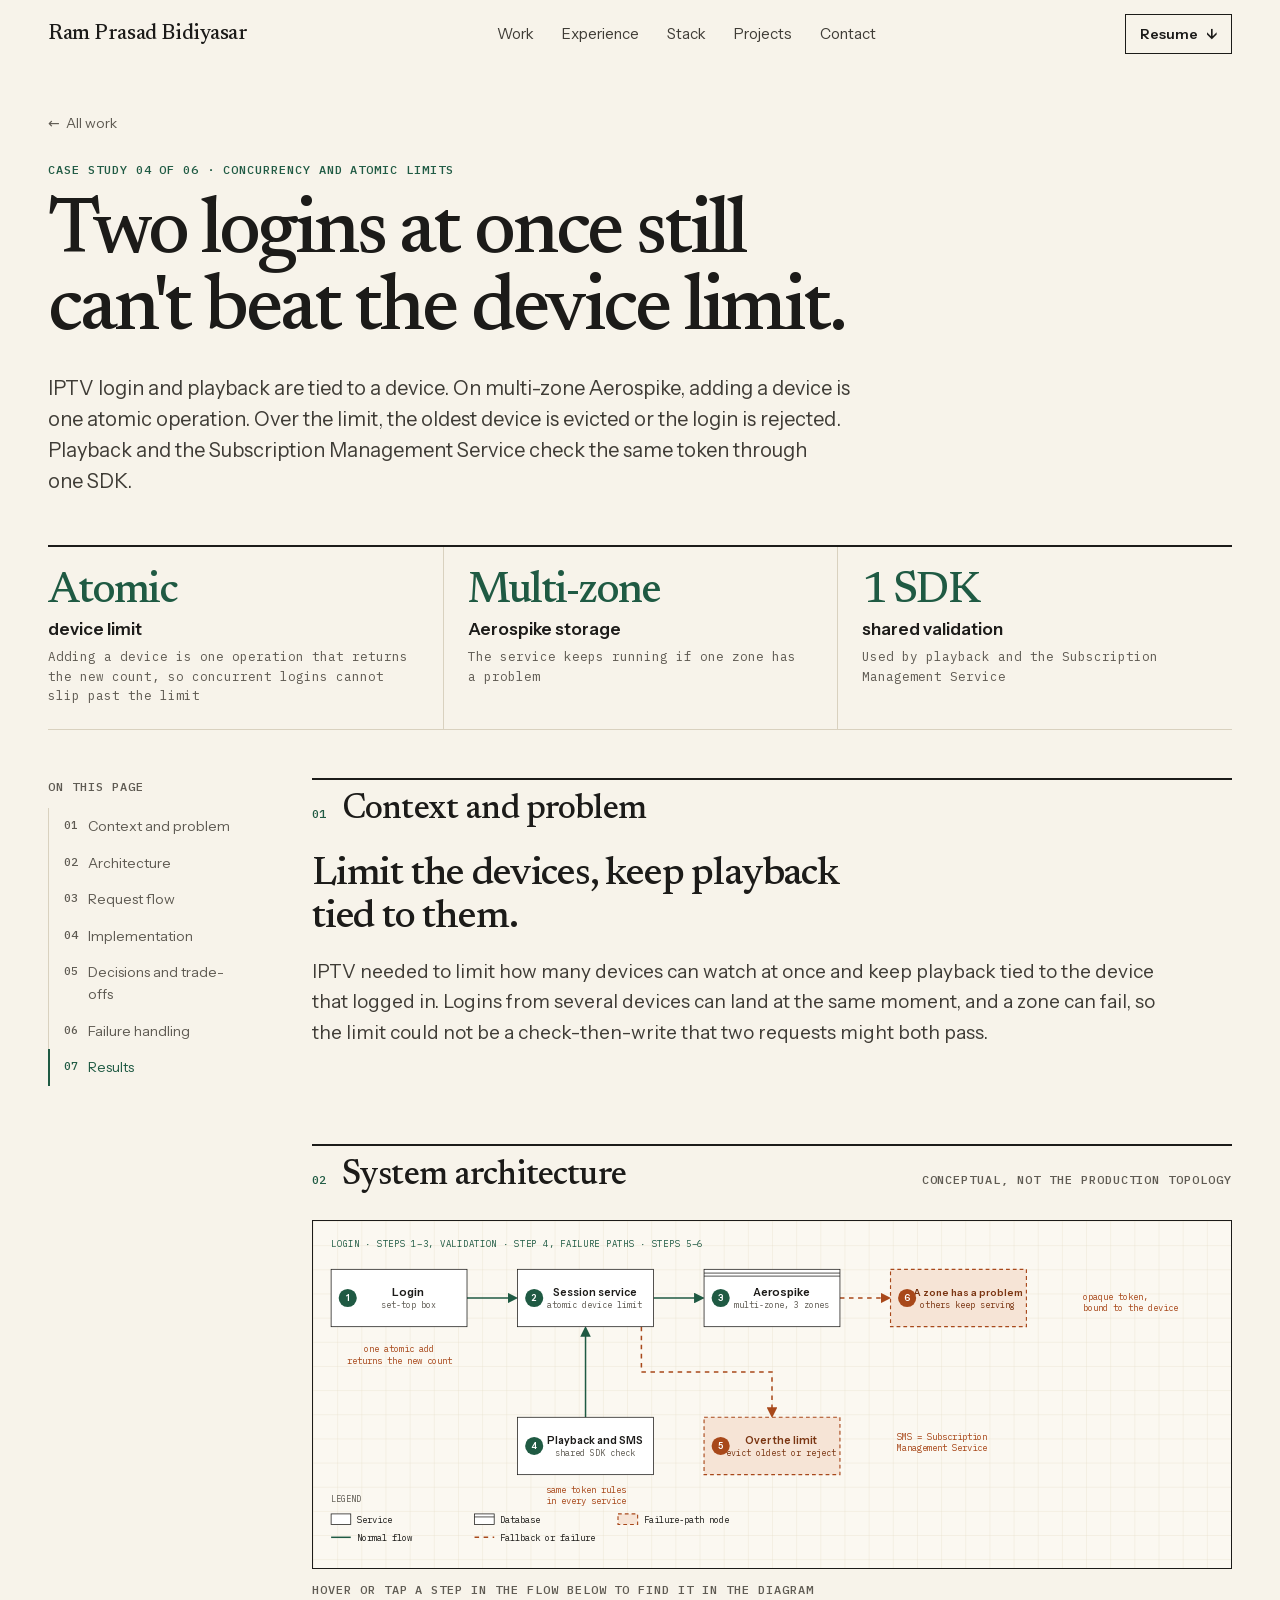
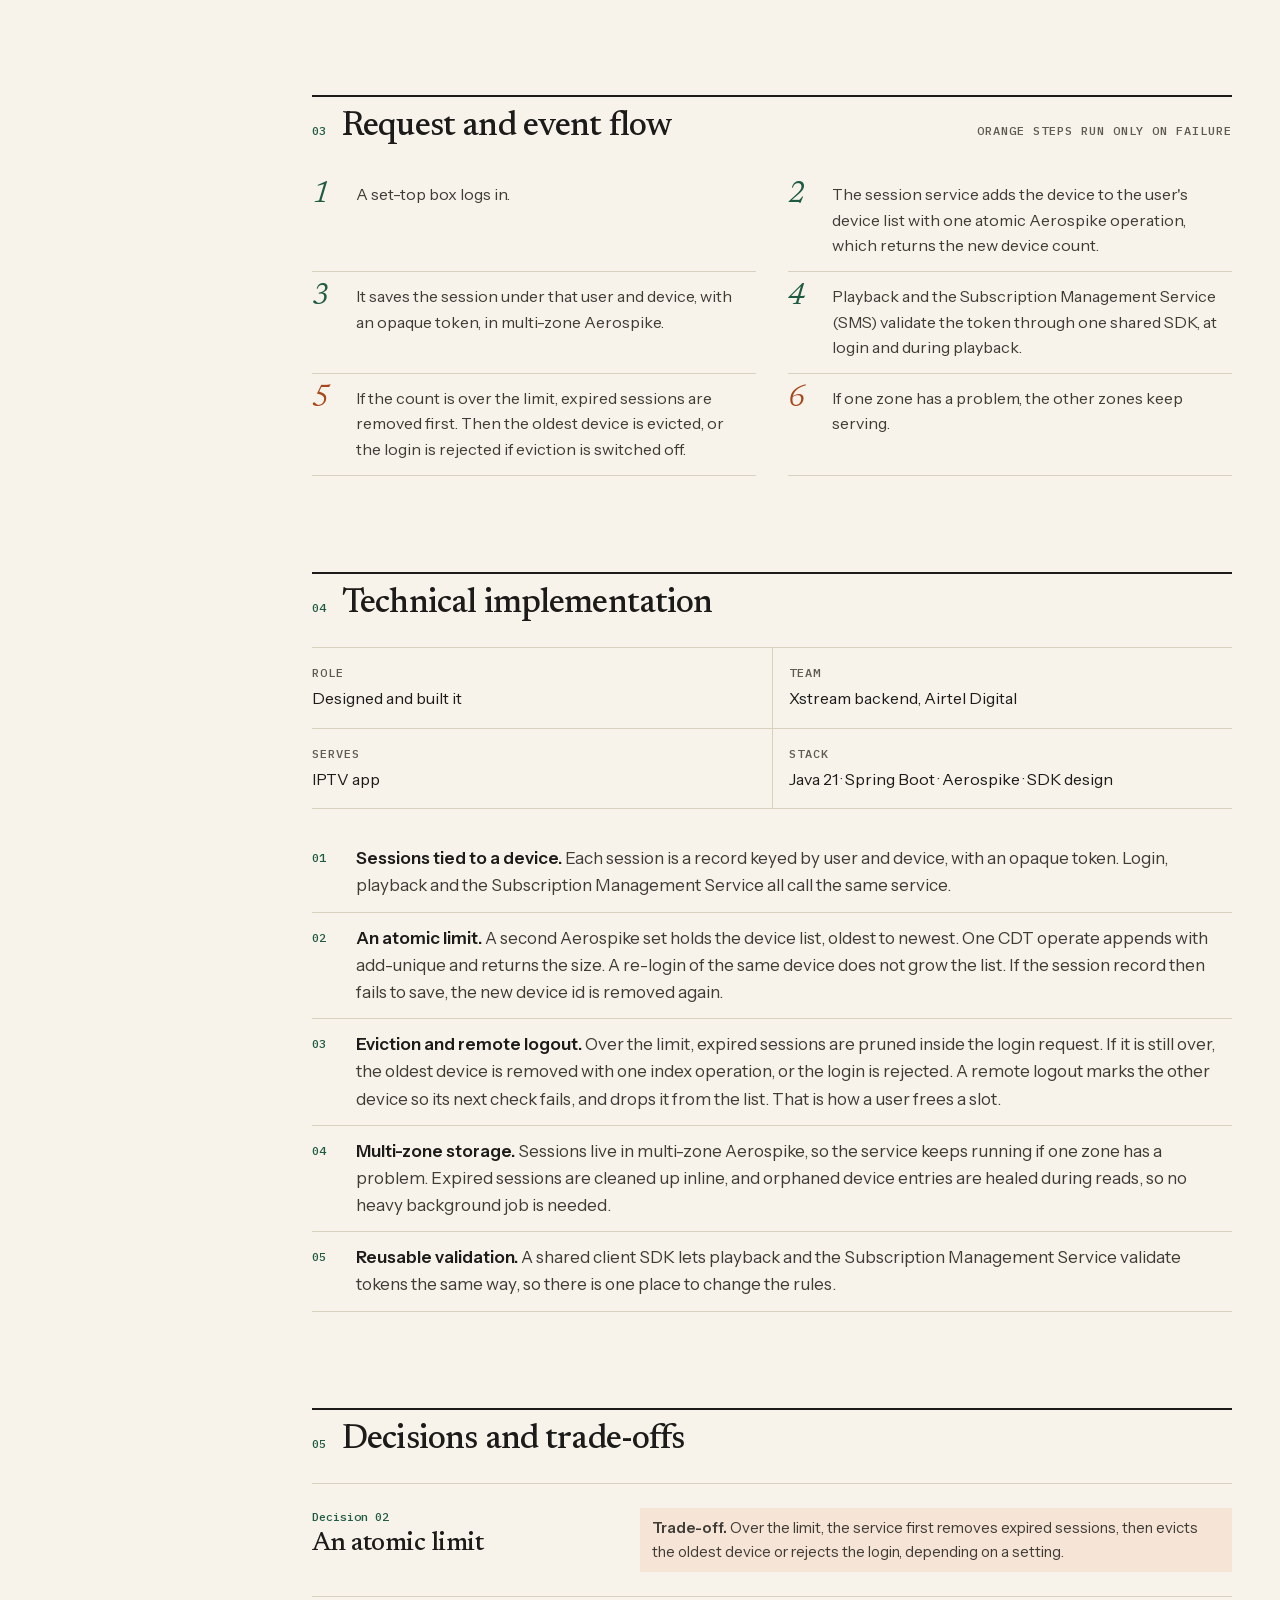
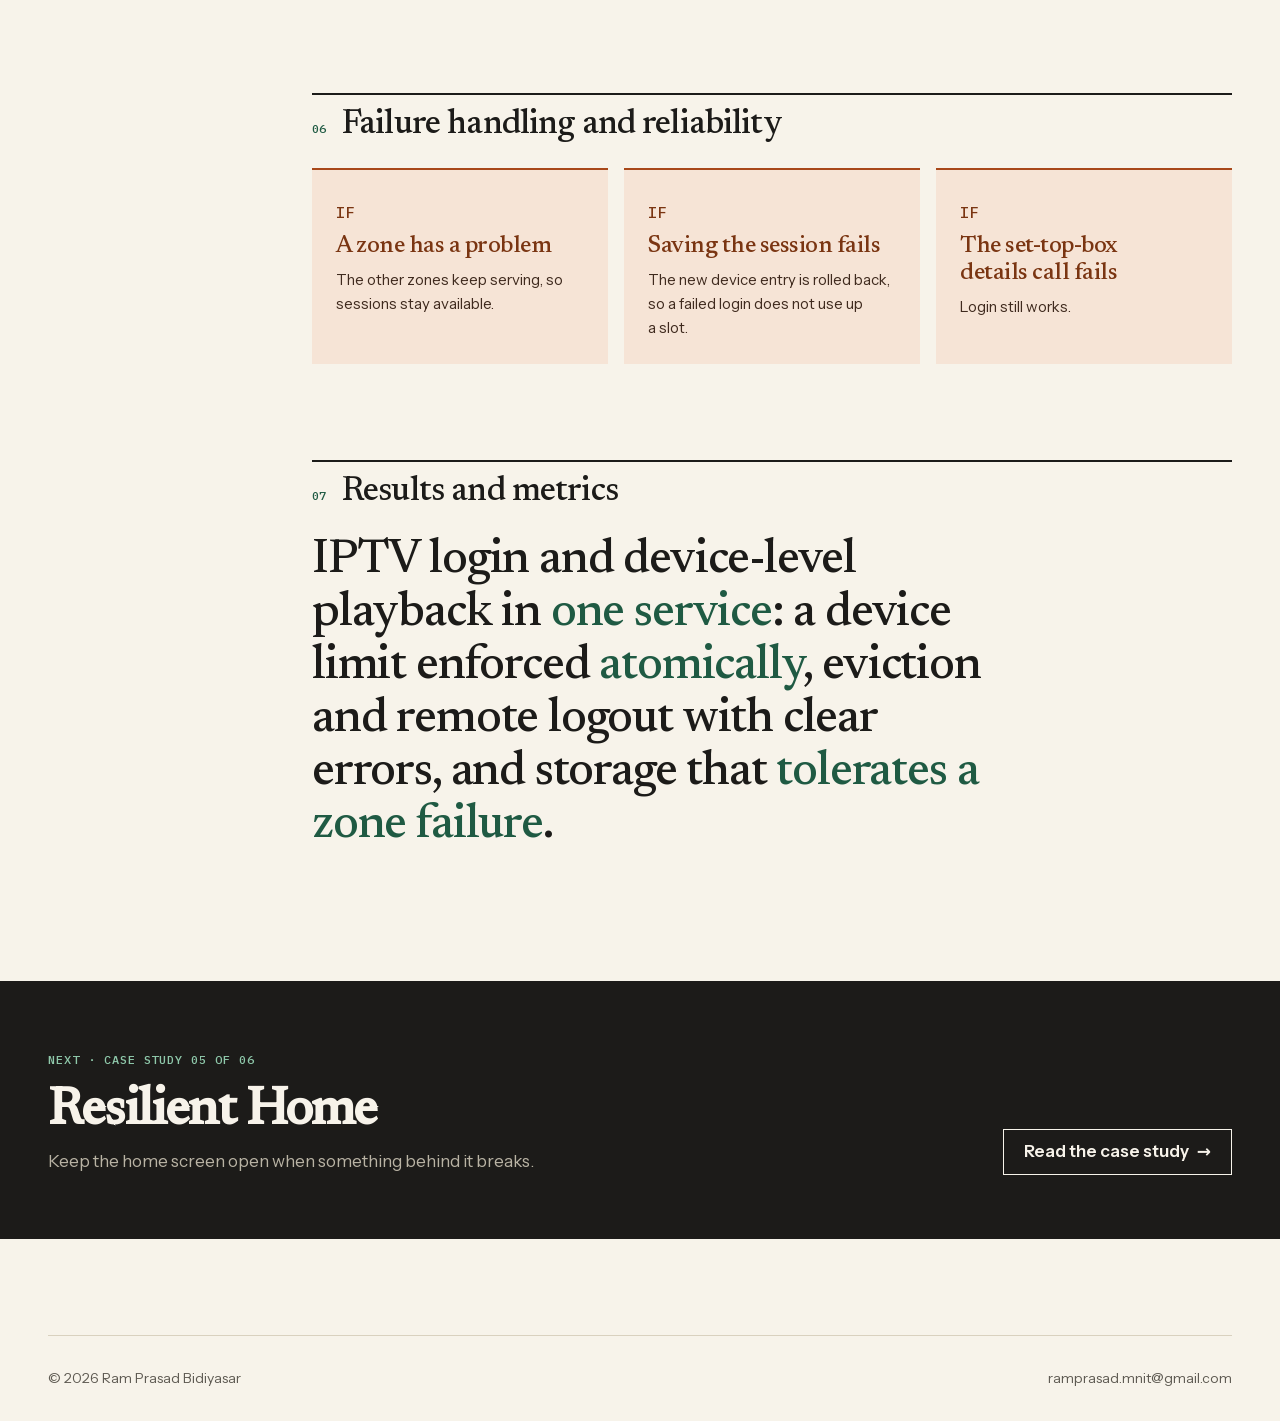
<file: case/iptv-session-service.html>
<!doctype html>
<html lang="en">
<head>
<meta charset="utf-8">
<meta name="viewport" content="width=device-width, initial-scale=1">
<title>IPTV Session Service | Case study | Ram Prasad Bidiyasar</title>
<meta name="description" content="Case study: an IPTV session service with an atomic device limit on multi-zone Aerospike, oldest-device eviction, remote logout and a shared validation SDK.">
<link rel="canonical" href="https://ramprasadbidiyasar.github.io/portfolio/case/iptv-session-service.html">
<meta name="theme-color" content="#F7F3EA">
<meta name="author" content="Ram Prasad Bidiyasar">
<meta property="og:type" content="article">
<meta property="og:site_name" content="Ram Prasad Bidiyasar">
<meta property="og:title" content="IPTV Session Service | Case study">
<meta property="og:description" content="Case study: an IPTV session service with an atomic device limit on multi-zone Aerospike, oldest-device eviction, remote logout and a shared validation SDK.">
<meta property="og:url" content="https://ramprasadbidiyasar.github.io/portfolio/case/iptv-session-service.html">
<meta property="og:image" content="https://ramprasadbidiyasar.github.io/portfolio/assets/og-image.png">
<meta name="twitter:card" content="summary_large_image">
<link rel="icon" href="../assets/favicon.svg" type="image/svg+xml">
<link rel="preload" href="../assets/fonts/instrument-sans-var.woff2" as="font" type="font/woff2" crossorigin>
<link rel="stylesheet" href="../styles.css">
<script>document.documentElement.className += ' js';</script>
<script src="../script.js" defer></script>
<script data-goatcounter="https://ramprasadbidiyasar.goatcounter.com/count" async src="https://gc.zgo.at/count.js"></script>
</head>
<body>
<a class="skip-link" href="#main">Skip to content</a>
<header class="site-nav">
  <div class="wrap nav">
    <a class="brand" href="../index.html" aria-label="Ram Prasad Bidiyasar, home"><span class="brand-mark" aria-hidden="true">RB</span><span class="brand-name-full">Ram Prasad Bidiyasar</span></a>
    <nav class="nav-links" aria-label="Main"><a href="../index.html#work">Work</a><a href="../index.html#experience">Experience</a><a href="../index.html#expertise">Stack</a><a href="../index.html#projects">Projects</a><a href="../index.html#contact">Contact</a></nav>
    <div class="nav-cta">
      <a class="btn btn--ghost btn--sm" href="../assets/Ram-Prasad-Bidiyasar-Resume.pdf" download>Resume <span aria-hidden="true">↓</span></a>
      <details class="menu">
        <summary aria-label="Menu"><svg viewBox="0 0 24 24" width="22" height="22" aria-hidden="true"><path d="M4 8h16M4 16h16" stroke="currentColor" stroke-width="1.8" stroke-linecap="round" fill="none"/></svg></summary>
        <nav class="menu-list" aria-label="Main, compact"><a href="../index.html#work">Work</a><a href="../index.html#experience">Experience</a><a href="../index.html#expertise">Stack</a><a href="../index.html#projects">Projects</a><a href="../index.html#contact">Contact</a><a href="../assets/Ram-Prasad-Bidiyasar-Resume.pdf" download>Resume <span aria-hidden="true">↓</span></a></nav>
      </details>
    </div>
  </div>
</header>
<main id="main">
<section class="wrap cs-hero" aria-labelledby="case-title">
  <a class="crumb" href="../index.html#work"><span aria-hidden="true">←</span> All work</a>
  <p class="label label--accent" style="margin-top: 16px">Case study 04 of 06 · Concurrency and atomic limits</p>
  <h1 id="case-title">Two logins at once still can't beat the device limit.</h1>
  <p class="lede">IPTV login and playback are tied to a device. On multi-zone Aerospike, adding a device is one atomic operation. Over the limit, the oldest device is evicted or the login is rejected. Playback and the Subscription Management Service check the same token through one SDK.</p>
  <div class="cs-results"><div><p class="metric-num">Atomic</p><p class="metric-label">device limit</p><p class="metric-scope">Adding a device is one operation that returns the new count, so concurrent logins cannot slip past the limit</p></div><div><p class="metric-num">Multi-zone</p><p class="metric-label">Aerospike storage</p><p class="metric-scope">The service keeps running if one zone has a problem</p></div><div><p class="metric-num">1 SDK</p><p class="metric-label">shared validation</p><p class="metric-scope">Used by playback and the Subscription Management Service</p></div></div>
</section>
<div class="wrap cs-layout">
  <nav class="cs-toc" aria-label="On this page"><p class="label" style="margin-bottom: 12px">On this page</p><ol><li><a href="#context"><span>01</span>Context and problem</a></li><li><a href="#architecture"><span>02</span>Architecture</a></li><li><a href="#flow"><span>03</span>Request flow</a></li><li><a href="#implementation"><span>04</span>Implementation</a></li><li><a href="#tradeoffs"><span>05</span>Decisions and trade-offs</a></li><li><a href="#failure"><span>06</span>Failure handling</a></li><li><a href="#results"><span>07</span>Results</a></li></ol></nav>
  <div class="cs-body"><section class="cs-sec" id="context" aria-labelledby="context-h"><header><span class="n">01</span><h2 id="context-h">Context and problem</h2></header><p class="problem-q">Limit the devices, keep playback tied to them.</p><p class="problem-p">IPTV needed to limit how many devices can watch at once and keep playback tied to the device that logged in. Logins from several devices can land at the same moment, and a zone can fail, so the limit could not be a check-then-write that two requests might both pass.</p></section><section class="cs-sec" id="architecture" aria-labelledby="architecture-h"><header><span class="n">02</span><h2 id="architecture-h">System architecture</h2><span class="label">Conceptual, not the production topology</span></header><div class="fig-box wide-only reveal" data-flow><svg class="dg" viewBox="0 0 1216 460" role="img" aria-labelledby="sed-t sed-d"><title id="sed-t">IPTV session service</title><desc id="sed-d">A set-top box logs in to the session service, which adds the device to a per-user list in Aerospike with one atomic operation and stores sessions across three zones. Playback and the Subscription Management Service validate the device-bound token with a shared SDK. Over the limit, the oldest device is evicted or the login is rejected. If a zone has a problem the others keep serving.</desc><defs><pattern id="sed-g" width="32" height="32" patternUnits="userSpaceOnUse"><path class="grid-line" d="M32 0H0V32" fill="none"/></pattern><marker id="sed-mn" viewBox="0 0 10 10" refX="8" refY="5" markerWidth="7" markerHeight="7" orient="auto"><path d="M0 0L10 5L0 10z" fill="#1F5A43"/></marker><marker id="sed-mf" viewBox="0 0 10 10" refX="8" refY="5" markerWidth="7" markerHeight="7" orient="auto"><path d="M0 0L10 5L0 10z" fill="#A8481A"/></marker></defs><rect width="1216" height="460" fill="url(#sed-g)"/><text class="t-lane" x="24" y="34" text-anchor="start">Login · steps 1–3, validation · step 4, failure paths · steps 5–6</text><path class="arrow" d="M204 102.0 L269 102.0" marker-end="url(#sed-mn)"/><path class="arrow" d="M451 102.0 L516 102.0" marker-end="url(#sed-mn)"/><path class="arrow" d="M361.0 260 L361.0 142" marker-end="url(#sed-mn)"/><path class="arrow-fail" d="M435 140 L435 200 L608.0 200 L608.0 258" marker-end="url(#sed-mf)"/><path class="arrow-fail" d="M698 102.0 L763 102.0" marker-end="url(#sed-mf)"/><g data-step="1"><rect class="nd-service" x="24" y="64" width="180" height="76"/><text class="t-name" x="126.0" y="99.0" text-anchor="middle" style="font-size:15px">Login</text><text class="t-sub" x="126.0" y="115.0" text-anchor="middle">set-top box</text><circle class="bdg" cx="46" cy="102.0" r="12"/><text class="bdg-t" x="46" y="106.0">1</text></g><g data-step="2"><rect class="nd-service" x="271" y="64" width="180" height="76"/><text class="t-name" x="373.0" y="99.0" text-anchor="middle" style="font-size:14px">Session service</text><text class="t-sub" x="373.0" y="115.0" text-anchor="middle">atomic device limit</text><circle class="bdg" cx="293" cy="102.0" r="12"/><text class="bdg-t" x="293" y="106.0">2</text></g><g data-step="3"><rect class="nd-db" x="518" y="64" width="180" height="76"/><path class="nd-db-top" d="M518 69 H698 M518 73 H698"/><text class="t-name" x="620.0" y="99.0" text-anchor="middle" style="font-size:15px">Aerospike</text><text class="t-sub" x="620.0" y="115.0" text-anchor="middle">multi-zone, 3 zones</text><circle class="bdg" cx="540" cy="102.0" r="12"/><text class="bdg-t" x="540" y="106.0">3</text></g><g data-step="4"><rect class="nd-service" x="271" y="260" width="180" height="76"/><text class="t-name" x="373.0" y="295.0" text-anchor="middle" style="font-size:14px">Playback and SMS</text><text class="t-sub" x="373.0" y="311.0" text-anchor="middle">shared SDK check</text><circle class="bdg" cx="293" cy="298.0" r="12"/><text class="bdg-t" x="293" y="302.0">4</text></g><g data-step="5"><rect class="nd-fail" x="518" y="260" width="180" height="76"/><text class="t-name on-fail" x="620.0" y="295.0" text-anchor="middle" style="font-size:14px">Over the limit</text><text class="t-sub on-fail" x="620.0" y="311.0" text-anchor="middle">evict oldest or reject</text><circle class="bdg-fail" cx="540" cy="298.0" r="12"/><text class="bdg-t" x="540" y="302.0">5</text></g><g data-step="6"><rect class="nd-fail" x="765" y="64" width="180" height="76"/><text class="t-name on-fail" x="867.0" y="99.0" text-anchor="middle" style="font-size:13px">A zone has a problem</text><text class="t-sub on-fail" x="867.0" y="115.0" text-anchor="middle">others keep serving</text><circle class="bdg-fail" cx="787" cy="102.0" r="12"/><text class="bdg-t" x="787" y="106.0">6</text></g><text class="t-note" x="361.0" y="360" text-anchor="middle">same token rules</text><text class="t-note" x="361.0" y="375" text-anchor="middle">in every service</text><text class="t-note" x="114.0" y="174" text-anchor="middle">one atomic add</text><text class="t-note" x="114.0" y="189" text-anchor="middle">returns the new count</text><text class="t-note" x="1020" y="104" text-anchor="start">opaque token,</text><text class="t-note" x="1020" y="119" text-anchor="start">bound to the device</text><text class="t-note" x="773" y="290" text-anchor="start">SMS = Subscription</text><text class="t-note" x="773" y="305" text-anchor="start">Management Service</text><text class="t-sub" x="24" y="372">LEGEND</text><rect class="nd-service" x="24" y="388" width="26" height="14"/><text class="t-sub" x="58" y="400" style="font-size:12px;fill:#1C1B19">Service</text><rect class="nd-db" x="214" y="388" width="26" height="14"/><path class="nd-db-top" d="M214 392 H240"/><text class="t-sub" x="248" y="400" style="font-size:12px;fill:#1C1B19">Database</text><rect class="nd-fail" x="404" y="388" width="26" height="14"/><text class="t-sub" x="438" y="400" style="font-size:12px;fill:#1C1B19">Failure-path node</text><path class="arrow" d="M24 419 H50"/><text class="t-sub" x="58" y="424" style="font-size:12px;fill:#1C1B19">Normal flow</text><path class="arrow-fail" d="M214 419 H240"/><text class="t-sub" x="248" y="424" style="font-size:12px;fill:#1C1B19">Fallback or failure</text></svg></div><div class="fig-box only-tall" data-flow><svg class="dg" viewBox="-8 -8 358 426" role="img" aria-labelledby="sep-t sep-d"><title id="sep-t">IPTV session service, vertical</title><desc id="sep-d">Login, session service and Aerospike run top to bottom. A shared-SDK check from playback and the Subscription Management Service points into the session service. Over the limit, the oldest device is evicted or the login rejected. A zone problem sits beside Aerospike.</desc><defs><pattern id="sep-g" width="32" height="32" patternUnits="userSpaceOnUse"><path class="grid-line" d="M32 0H0V32" fill="none"/></pattern><marker id="sep-mn" viewBox="0 0 10 10" refX="8" refY="5" markerWidth="7" markerHeight="7" orient="auto"><path d="M0 0L10 5L0 10z" fill="#1F5A43"/></marker><marker id="sep-mf" viewBox="0 0 10 10" refX="8" refY="5" markerWidth="7" markerHeight="7" orient="auto"><path d="M0 0L10 5L0 10z" fill="#A8481A"/></marker></defs><rect x="-8" y="-8" width="358" height="426" fill="url(#sep-g)"/><path class="arrow" d="M95.0 66 L95.0 96" marker-end="url(#sep-mn)"/><path class="arrow" d="M95.0 154 L95.0 184" marker-end="url(#sep-mn)"/><g data-step="1"><rect class="nd-service" x="0" y="10" width="190" height="56"/><text class="t-name" x="107.0" y="35.0" text-anchor="middle" style="font-size:14px">Login</text><text class="t-sub" x="107.0" y="51.0" text-anchor="middle">set-top box</text><circle class="bdg" cx="22" cy="38.0" r="12"/><text class="bdg-t" x="22" y="42.0">1</text></g><g data-step="2"><rect class="nd-service" x="0" y="98" width="190" height="56"/><text class="t-name" x="107.0" y="123.0" text-anchor="middle" style="font-size:14px">Session service</text><text class="t-sub" x="107.0" y="139.0" text-anchor="middle">atomic limit</text><circle class="bdg" cx="22" cy="126.0" r="12"/><text class="bdg-t" x="22" y="130.0">2</text></g><g data-step="3"><rect class="nd-db" x="0" y="186" width="190" height="56"/><path class="nd-db-top" d="M0 191 H190 M0 195 H190"/><text class="t-name" x="107.0" y="211.0" text-anchor="middle" style="font-size:14px">Aerospike</text><text class="t-sub" x="107.0" y="227.0" text-anchor="middle">multi-zone</text><circle class="bdg" cx="22" cy="214.0" r="12"/><text class="bdg-t" x="22" y="218.0">3</text></g><path class="arrow" d="M222 126.0 L192 126.0" marker-end="url(#sep-mn)"/><g data-step="4"><rect class="nd-service" x="224" y="98" width="118" height="56"/><text class="t-name" x="295.0" y="123.0" text-anchor="middle" style="font-size:12px">Playback, SMS</text><text class="t-sub" x="295.0" y="139.0" text-anchor="middle">shared SDK</text><circle class="bdg" cx="246" cy="126.0" r="12"/><text class="bdg-t" x="246" y="130.0">4</text></g><path class="arrow-fail" d="M190 108 L206 108 L206 38.0 L222 38.0" marker-end="url(#sep-mf)"/><g data-step="5"><rect class="nd-fail" x="224" y="10" width="118" height="56"/><text class="t-name on-fail" x="295.0" y="35.0" text-anchor="middle" style="font-size:12px">Over limit</text><text class="t-sub on-fail" x="295.0" y="51.0" text-anchor="middle">evict, reject</text><circle class="bdg-fail" cx="246" cy="38.0" r="12"/><text class="bdg-t" x="246" y="42.0">5</text></g><path class="arrow-fail" d="M190 214.0 L222 214.0" marker-end="url(#sep-mf)"/><g data-step="6"><rect class="nd-fail" x="224" y="186" width="118" height="56"/><text class="t-name on-fail" x="295.0" y="211.0" text-anchor="middle" style="font-size:12px">Zone problem</text><text class="t-sub on-fail" x="295.0" y="227.0" text-anchor="middle">others serve</text><circle class="bdg-fail" cx="246" cy="214.0" r="12"/><text class="bdg-t" x="246" y="218.0">6</text></g><text class="t-note" x="0" y="266" text-anchor="start">SMS = Subscription Management Service</text><text class="t-sub" x="0" y="298">LEGEND</text><rect class="nd-service" x="0" y="314" width="26" height="14"/><text class="t-sub" x="34" y="326" style="font-size:12px;fill:#1C1B19">Service</text><rect class="nd-db" x="170" y="314" width="26" height="14"/><path class="nd-db-top" d="M170 318 H196"/><text class="t-sub" x="204" y="326" style="font-size:12px;fill:#1C1B19">Database</text><rect class="nd-fail" x="0" y="338" width="26" height="14"/><text class="t-sub" x="34" y="350" style="font-size:12px;fill:#1C1B19">Failure-path node</text><path class="arrow" d="M170 345 H196"/><text class="t-sub" x="204" y="350" style="font-size:12px;fill:#1C1B19">Normal flow</text><path class="arrow-fail" d="M0 369 H26"/><text class="t-sub" x="34" y="374" style="font-size:12px;fill:#1C1B19">Fallback or failure</text></svg></div><p class="fig-cap label">Hover or tap a step in the flow below to find it in the diagram</p></section><section class="cs-sec" id="flow" aria-labelledby="flow-h"><header><span class="n">03</span><h2 id="flow-h">Request and event flow</h2><span class="label">Orange steps run only on failure</span></header><ol class="walk"><li data-step="1">A set-top box logs in.</li><li data-step="2">The session service adds the device to the user's device list with one atomic Aerospike operation, which returns the new device count.</li><li data-step="3">It saves the session under that user and device, with an opaque token, in multi-zone Aerospike.</li><li data-step="4">Playback and the Subscription Management Service (SMS) validate the token through one shared SDK, at login and during playback.</li><li data-step="5" class="fail">If the count is over the limit, expired sessions are removed first. Then the oldest device is evicted, or the login is rejected if eviction is switched off.</li><li data-step="6" class="fail">If one zone has a problem, the other zones keep serving.</li></ol></section><section class="cs-sec" id="implementation" aria-labelledby="implementation-h"><header><span class="n">04</span><h2 id="implementation-h">Technical implementation</h2></header><div class="spec"><div><span class="label">Role</span><span>Designed and built it</span></div><div><span class="label">Team</span><span>Xstream backend, Airtel Digital</span></div><div><span class="label">Serves</span><span>IPTV app</span></div><div><span class="label">Stack</span><span>Java 21 · Spring Boot · Aerospike · SDK design</span></div></div><ul class="impl"><li><span class="d-n">01</span><span><b>Sessions tied to a device.</b> Each session is a record keyed by user and device, with an opaque token. Login, playback and the Subscription Management Service all call the same service.</span></li><li><span class="d-n">02</span><span><b>An atomic limit.</b> A second Aerospike set holds the device list, oldest to newest. One CDT operate appends with add-unique and returns the size. A re-login of the same device does not grow the list. If the session record then fails to save, the new device id is removed again.</span></li><li><span class="d-n">03</span><span><b>Eviction and remote logout.</b> Over the limit, expired sessions are pruned inside the login request. If it is still over, the oldest device is removed with one index operation, or the login is rejected. A remote logout marks the other device so its next check fails, and drops it from the list. That is how a user frees a slot.</span></li><li><span class="d-n">04</span><span><b>Multi-zone storage.</b> Sessions live in multi-zone Aerospike, so the service keeps running if one zone has a problem. Expired sessions are cleaned up inline, and orphaned device entries are healed during reads, so no heavy background job is needed.</span></li><li><span class="d-n">05</span><span><b>Reusable validation.</b> A shared client SDK lets playback and the Subscription Management Service validate tokens the same way, so there is one place to change the rules.</span></li></ul></section><section class="cs-sec" id="tradeoffs" aria-labelledby="tradeoffs-h"><header><span class="n">05</span><h2 id="tradeoffs-h">Decisions and trade-offs</h2></header><div class="decision"><div><p class="d-n">Decision 02</p><h3>An atomic limit</h3></div><div class="d-b"><p class="tradeoff"><b>Trade-off.</b> Over the limit, the service first removes expired sessions, then evicts the oldest device or rejects the login, depending on a setting.</p></div></div></section><section class="cs-sec" id="failure" aria-labelledby="failure-h"><header><span class="n">06</span><h2 id="failure-h">Failure handling and reliability</h2></header><div class="fail-grid"><div><p class="label">If</p><h3>A zone has a problem</h3><p>The other zones keep serving, so sessions stay available.</p></div><div><p class="label">If</p><h3>Saving the session fails</h3><p>The new device entry is rolled back, so a failed login does not use up a slot.</p></div><div><p class="label">If</p><h3>The set-top-box details call fails</h3><p>Login still works.</p></div></div></section><section class="cs-sec" id="results" aria-labelledby="results-h"><header><span class="n">07</span><h2 id="results-h">Results and metrics</h2></header><p class="statement">IPTV login and device-level playback in <b>one service</b>: a device limit enforced <b>atomically</b>, eviction and remote logout with clear errors, and storage that <b>tolerates a zone failure</b>.</p></section></div>
</div>
<section class="next-case" aria-label="Next case study">
  <a class="wrap" href="resilient-home.html"><span><span class="label">Next · Case study 05 of 06</span><span class="t">Resilient Home</span><span class="d">Keep the home screen open when something behind it breaks.</span></span><span class="go">Read the case study <span class="arr" aria-hidden="true">→</span></span></a>
</section>
</main>
<footer class="wrap footer"><span>© <span id="year">2026</span> Ram Prasad Bidiyasar</span><a href="mailto:ramprasad.mnit@gmail.com">ramprasad.mnit@gmail.com</a></footer>
</body>
</html>
</file>
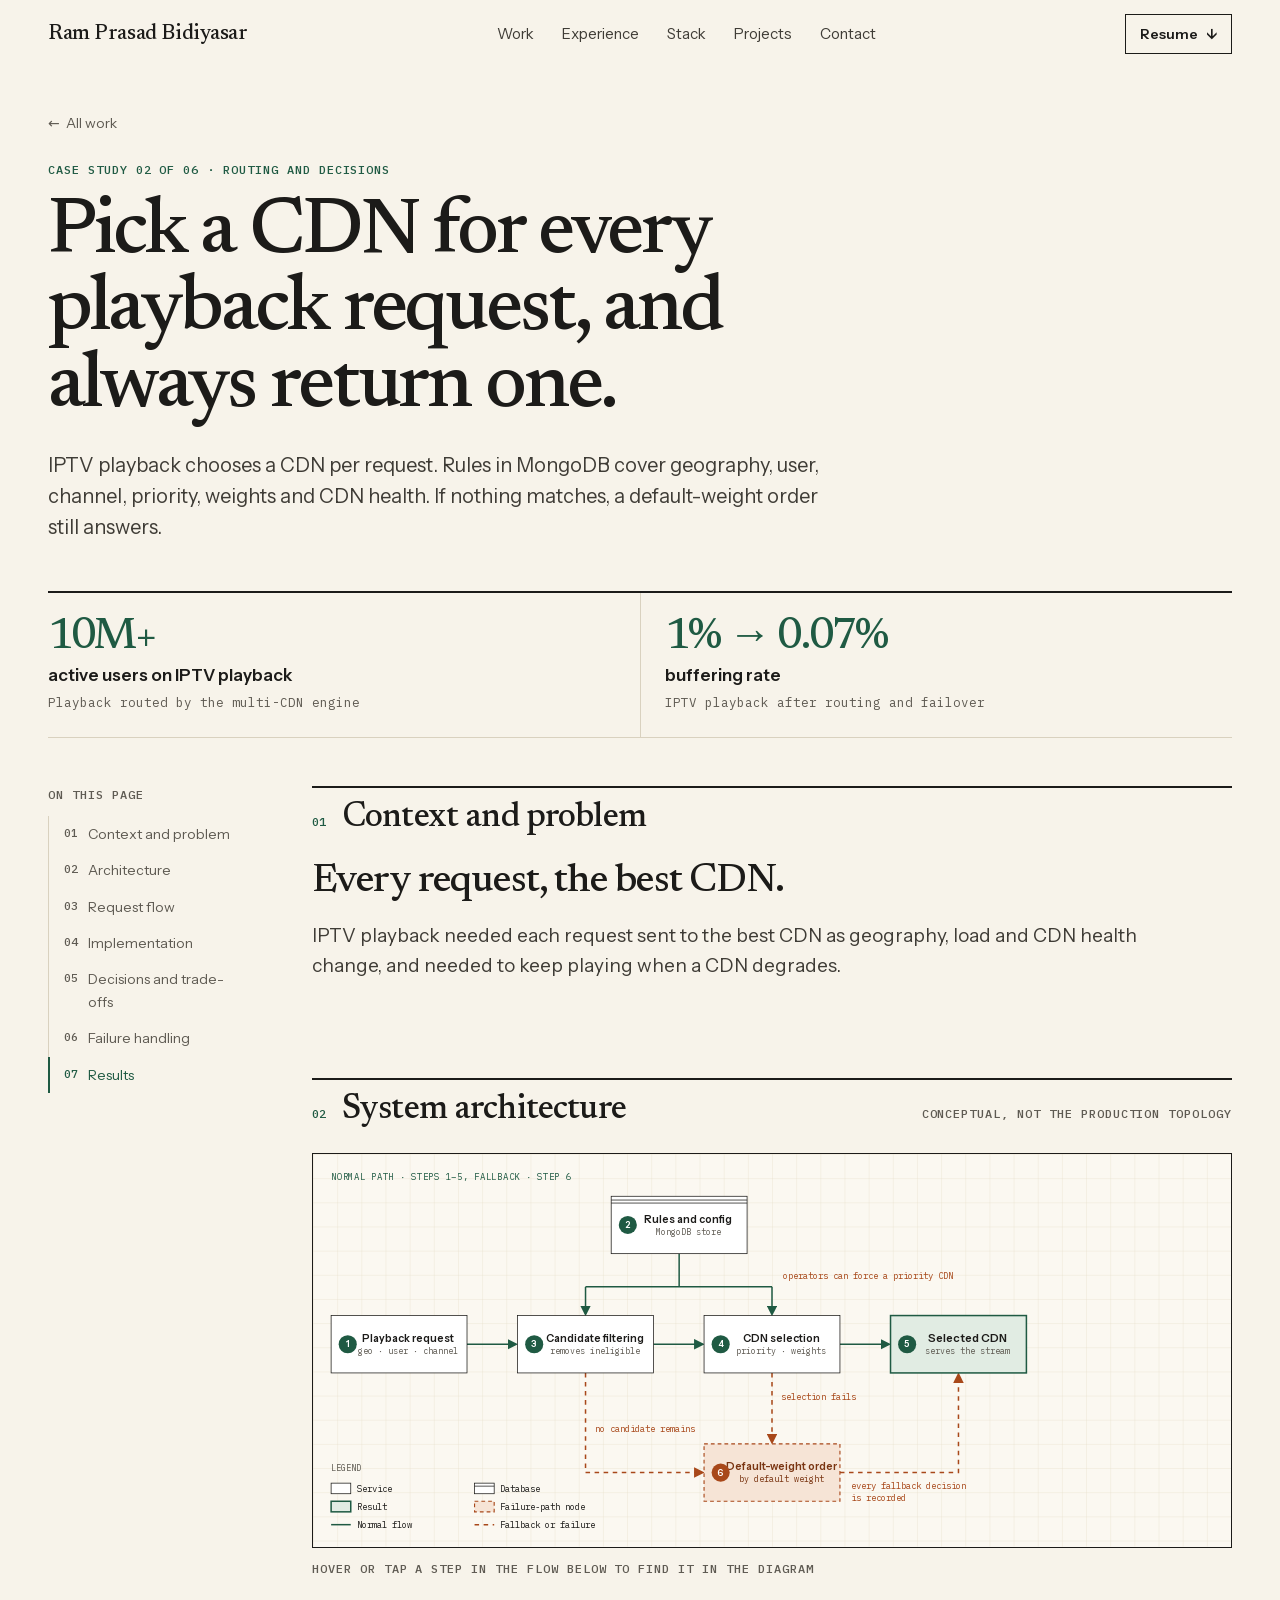
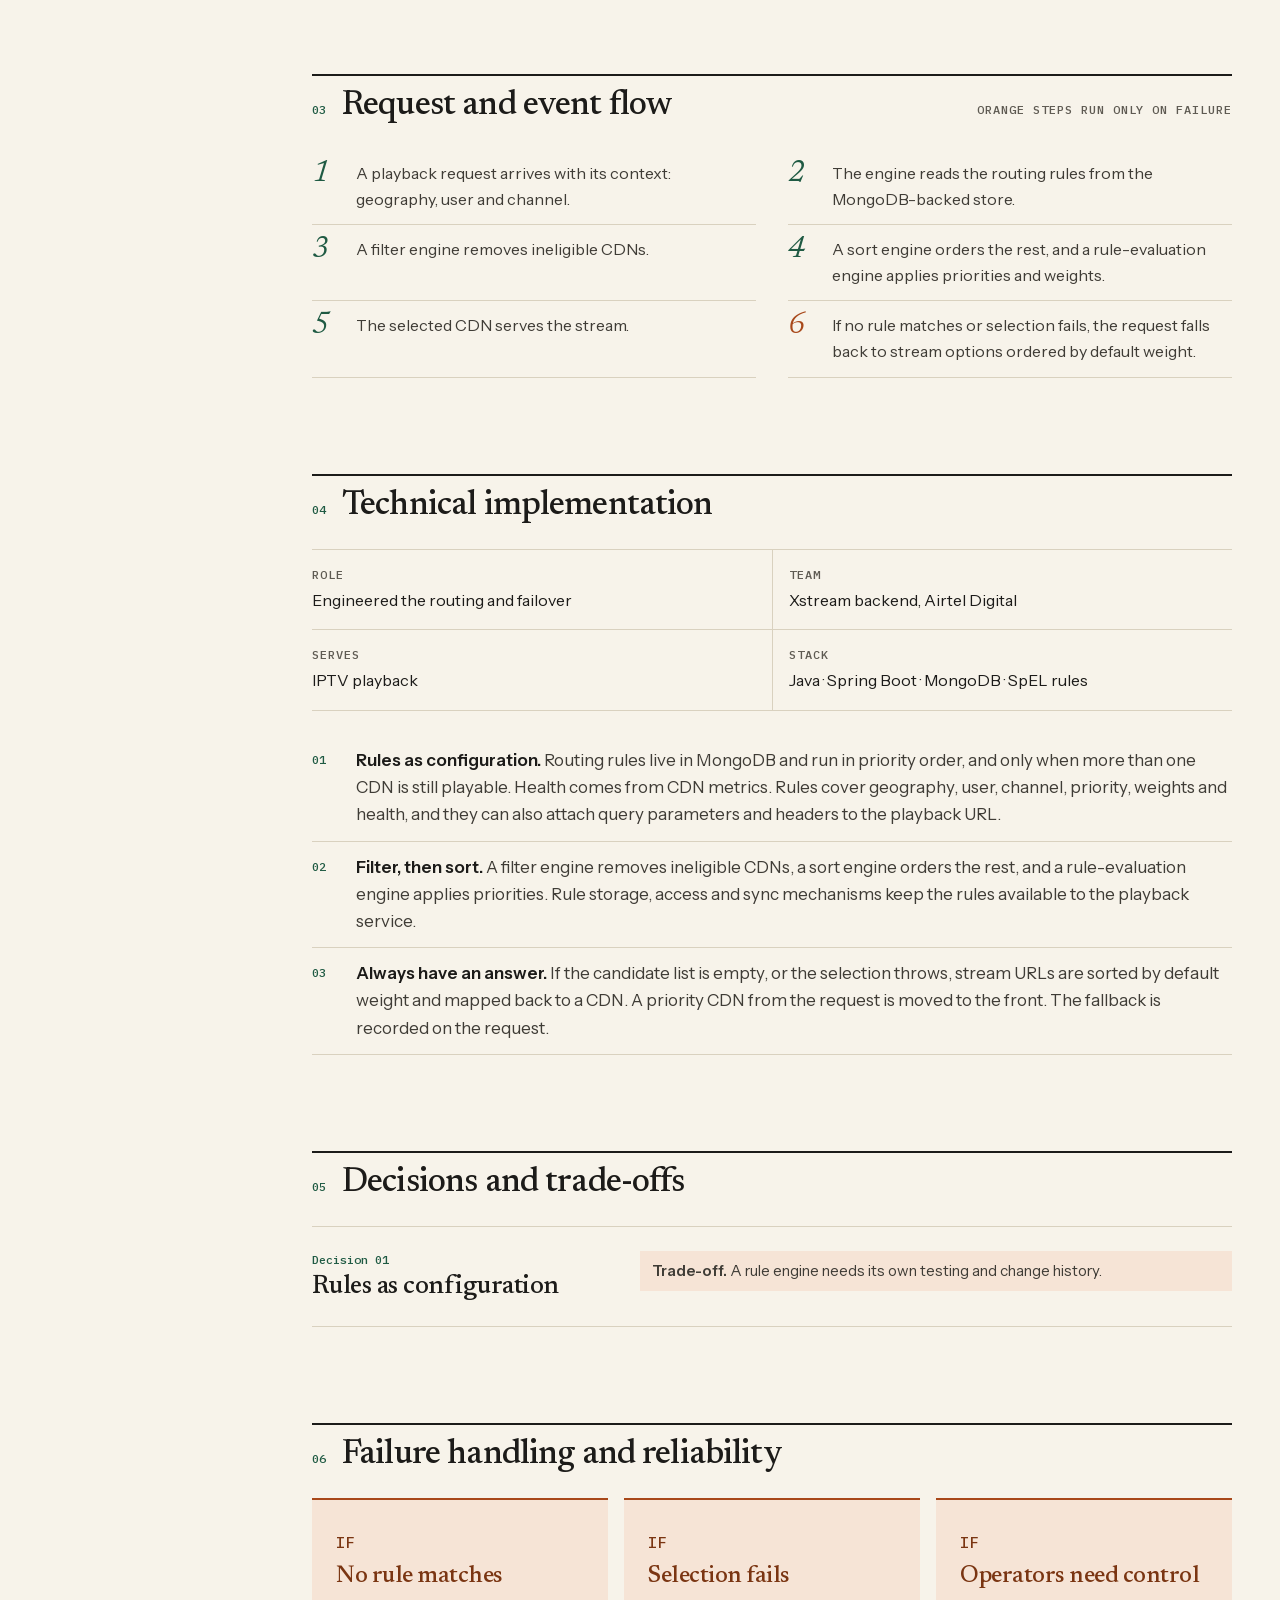
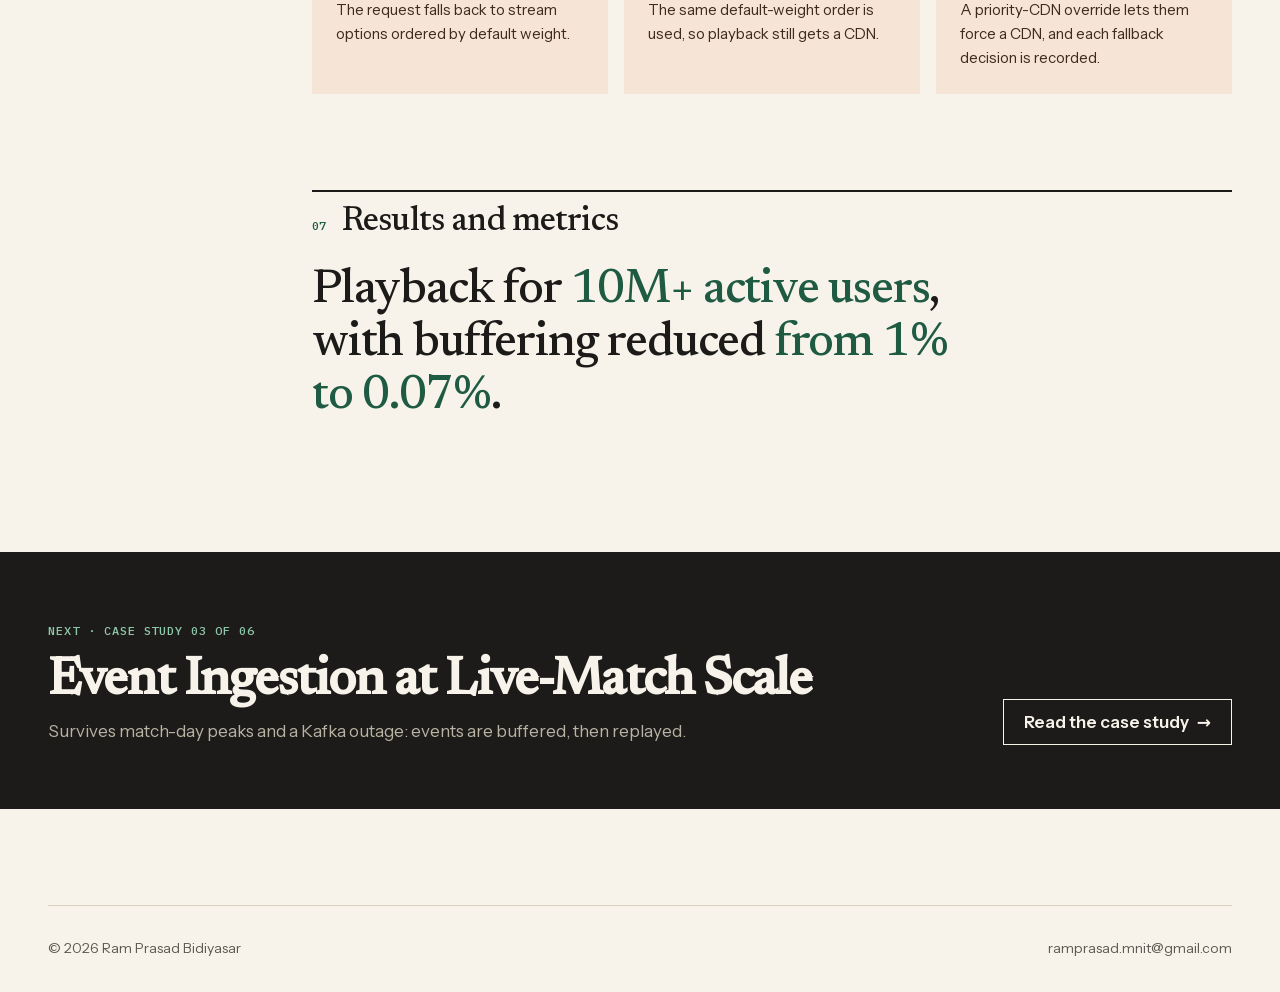
<file: case/multi-cdn-routing.html>
<!doctype html>
<html lang="en">
<head>
<meta charset="utf-8">
<meta name="viewport" content="width=device-width, initial-scale=1">
<title>Multi-CDN Routing | Case study | Ram Prasad Bidiyasar</title>
<meta name="description" content="Case study: rule-driven multi-CDN routing and failover for IPTV playback used by 10M+ active users. Buffering reduced from 1% to 0.07%.">
<link rel="canonical" href="https://ramprasadbidiyasar.github.io/portfolio/case/multi-cdn-routing.html">
<meta name="theme-color" content="#F7F3EA">
<meta name="author" content="Ram Prasad Bidiyasar">
<meta property="og:type" content="article">
<meta property="og:site_name" content="Ram Prasad Bidiyasar">
<meta property="og:title" content="Multi-CDN Routing | Case study">
<meta property="og:description" content="Case study: rule-driven multi-CDN routing and failover for IPTV playback used by 10M+ active users. Buffering reduced from 1% to 0.07%.">
<meta property="og:url" content="https://ramprasadbidiyasar.github.io/portfolio/case/multi-cdn-routing.html">
<meta property="og:image" content="https://ramprasadbidiyasar.github.io/portfolio/assets/og-image.png">
<meta name="twitter:card" content="summary_large_image">
<link rel="icon" href="../assets/favicon.svg" type="image/svg+xml">
<link rel="preload" href="../assets/fonts/instrument-sans-var.woff2" as="font" type="font/woff2" crossorigin>
<link rel="stylesheet" href="../styles.css">
<script>document.documentElement.className += ' js';</script>
<script src="../script.js" defer></script>
<script data-goatcounter="https://ramprasadbidiyasar.goatcounter.com/count" async src="https://gc.zgo.at/count.js"></script>
</head>
<body>
<a class="skip-link" href="#main">Skip to content</a>
<header class="site-nav">
  <div class="wrap nav">
    <a class="brand" href="../index.html" aria-label="Ram Prasad Bidiyasar, home"><span class="brand-mark" aria-hidden="true">RB</span><span class="brand-name-full">Ram Prasad Bidiyasar</span></a>
    <nav class="nav-links" aria-label="Main"><a href="../index.html#work">Work</a><a href="../index.html#experience">Experience</a><a href="../index.html#expertise">Stack</a><a href="../index.html#projects">Projects</a><a href="../index.html#contact">Contact</a></nav>
    <div class="nav-cta">
      <a class="btn btn--ghost btn--sm" href="../assets/Ram-Prasad-Bidiyasar-Resume.pdf" download>Resume <span aria-hidden="true">↓</span></a>
      <details class="menu">
        <summary aria-label="Menu"><svg viewBox="0 0 24 24" width="22" height="22" aria-hidden="true"><path d="M4 8h16M4 16h16" stroke="currentColor" stroke-width="1.8" stroke-linecap="round" fill="none"/></svg></summary>
        <nav class="menu-list" aria-label="Main, compact"><a href="../index.html#work">Work</a><a href="../index.html#experience">Experience</a><a href="../index.html#expertise">Stack</a><a href="../index.html#projects">Projects</a><a href="../index.html#contact">Contact</a><a href="../assets/Ram-Prasad-Bidiyasar-Resume.pdf" download>Resume <span aria-hidden="true">↓</span></a></nav>
      </details>
    </div>
  </div>
</header>
<main id="main">
<section class="wrap cs-hero" aria-labelledby="case-title">
  <a class="crumb" href="../index.html#work"><span aria-hidden="true">←</span> All work</a>
  <p class="label label--accent" style="margin-top: 16px">Case study 02 of 06 · Routing and decisions</p>
  <h1 id="case-title">Pick a CDN for every playback request, and always return one.</h1>
  <p class="lede">IPTV playback chooses a CDN per request. Rules in MongoDB cover geography, user, channel, priority, weights and CDN health. If nothing matches, a default-weight order still answers.</p>
  <div class="cs-results"><div><p class="metric-num">10M+</p><p class="metric-label">active users on IPTV playback</p><p class="metric-scope">Playback routed by the multi-CDN engine</p></div><div><p class="metric-num">1% → 0.07%</p><p class="metric-label">buffering rate</p><p class="metric-scope">IPTV playback after routing and failover</p></div></div>
</section>
<div class="wrap cs-layout">
  <nav class="cs-toc" aria-label="On this page"><p class="label" style="margin-bottom: 12px">On this page</p><ol><li><a href="#context"><span>01</span>Context and problem</a></li><li><a href="#architecture"><span>02</span>Architecture</a></li><li><a href="#flow"><span>03</span>Request flow</a></li><li><a href="#implementation"><span>04</span>Implementation</a></li><li><a href="#tradeoffs"><span>05</span>Decisions and trade-offs</a></li><li><a href="#failure"><span>06</span>Failure handling</a></li><li><a href="#results"><span>07</span>Results</a></li></ol></nav>
  <div class="cs-body"><section class="cs-sec" id="context" aria-labelledby="context-h"><header><span class="n">01</span><h2 id="context-h">Context and problem</h2></header><p class="problem-q">Every request, the best CDN.</p><p class="problem-p">IPTV playback needed each request sent to the best CDN as geography, load and CDN health change, and needed to keep playing when a CDN degrades.</p></section><section class="cs-sec" id="architecture" aria-labelledby="architecture-h"><header><span class="n">02</span><h2 id="architecture-h">System architecture</h2><span class="label">Conceptual, not the production topology</span></header><div class="fig-box wide-only reveal" data-flow><svg class="dg" viewBox="0 0 1216 520" role="img" aria-labelledby="cdd-t cdd-d"><title id="cdd-t">Multi-CDN request routing with a default-weight fallback</title><desc id="cdd-d">A playback request goes to candidate filtering and CDN selection, both driven by rules held in a configuration store, and ends at the selected CDN. If no candidate remains or selection fails, a default-weight order is used instead.</desc><defs><pattern id="cdd-g" width="32" height="32" patternUnits="userSpaceOnUse"><path class="grid-line" d="M32 0H0V32" fill="none"/></pattern><marker id="cdd-mn" viewBox="0 0 10 10" refX="8" refY="5" markerWidth="7" markerHeight="7" orient="auto"><path d="M0 0L10 5L0 10z" fill="#1F5A43"/></marker><marker id="cdd-mf" viewBox="0 0 10 10" refX="8" refY="5" markerWidth="7" markerHeight="7" orient="auto"><path d="M0 0L10 5L0 10z" fill="#A8481A"/></marker></defs><rect width="1216" height="520" fill="url(#cdd-g)"/><text class="t-lane" x="24" y="34" text-anchor="start">Normal path · steps 1–5, fallback · step 6</text><path class="arrow" d="M485.0 132 L485.0 176"/><path class="arrow" d="M361.0 176 L608.0 176"/><path class="arrow" d="M361.0 176 L361.0 212" marker-end="url(#cdd-mn)"/><path class="arrow" d="M608.0 176 L608.0 212" marker-end="url(#cdd-mn)"/><path class="arrow" d="M204 252.0 L269 252.0" marker-end="url(#cdd-mn)"/><path class="arrow" d="M451 252.0 L516 252.0" marker-end="url(#cdd-mn)"/><path class="arrow" d="M698 252.0 L763 252.0" marker-end="url(#cdd-mn)"/><path class="arrow-fail" d="M361.0 290 L361.0 422.0 L516 422.0" marker-end="url(#cdd-mf)"/><path class="arrow-fail" d="M608.0 290 L608.0 382" marker-end="url(#cdd-mf)"/><path class="arrow-fail" d="M698 422.0 L855.0 422.0 L855.0 292" marker-end="url(#cdd-mf)"/><g data-step="2"><rect class="nd-db" x="395" y="56" width="180" height="76"/><path class="nd-db-top" d="M395 61 H575 M395 65 H575"/><text class="t-name" x="497.0" y="91.0" text-anchor="middle" style="font-size:14px">Rules and config</text><text class="t-sub" x="497.0" y="107.0" text-anchor="middle">MongoDB store</text><circle class="bdg" cx="417" cy="94.0" r="12"/><text class="bdg-t" x="417" y="98.0">2</text></g><g data-step="1"><rect class="nd-service" x="24" y="214" width="180" height="76"/><text class="t-name" x="126.0" y="249.0" text-anchor="middle" style="font-size:14px">Playback request</text><text class="t-sub" x="126.0" y="265.0" text-anchor="middle">geo · user · channel</text><circle class="bdg" cx="46" cy="252.0" r="12"/><text class="bdg-t" x="46" y="256.0">1</text></g><g data-step="3"><rect class="nd-service" x="271" y="214" width="180" height="76"/><text class="t-name" x="373.0" y="249.0" text-anchor="middle" style="font-size:14px">Candidate filtering</text><text class="t-sub" x="373.0" y="265.0" text-anchor="middle">removes ineligible</text><circle class="bdg" cx="293" cy="252.0" r="12"/><text class="bdg-t" x="293" y="256.0">3</text></g><g data-step="4"><rect class="nd-service" x="518" y="214" width="180" height="76"/><text class="t-name" x="620.0" y="249.0" text-anchor="middle" style="font-size:14px">CDN selection</text><text class="t-sub" x="620.0" y="265.0" text-anchor="middle">priority · weights</text><circle class="bdg" cx="540" cy="252.0" r="12"/><text class="bdg-t" x="540" y="256.0">4</text></g><g data-step="5"><rect class="nd-result" x="765" y="214" width="180" height="76"/><text class="t-name" x="867.0" y="249.0" text-anchor="middle" style="font-size:15px">Selected CDN</text><text class="t-sub" x="867.0" y="265.0" text-anchor="middle">serves the stream</text><circle class="bdg" cx="787" cy="252.0" r="12"/><text class="bdg-t" x="787" y="256.0">5</text></g><g data-step="6"><rect class="nd-fail" x="518" y="384" width="180" height="76"/><text class="t-name on-fail" x="620.0" y="419.0" text-anchor="middle" style="font-size:14px">Default-weight order</text><text class="t-sub on-fail" x="620.0" y="435.0" text-anchor="middle">by default weight</text><circle class="bdg-fail" cx="540" cy="422.0" r="12"/><text class="bdg-t" x="540" y="426.0">6</text></g><text class="t-note" x="373.0" y="368" text-anchor="start">no candidate remains</text><text class="t-note" x="620.0" y="326" text-anchor="start">selection fails</text><text class="t-note" x="712" y="444.0" text-anchor="start">every fallback decision</text><text class="t-note" x="712" y="459.0" text-anchor="start">is recorded</text><text class="t-note" x="622.0" y="166" text-anchor="start">operators can force a priority CDN</text><text class="t-sub" x="24" y="420">LEGEND</text><rect class="nd-service" x="24" y="436" width="26" height="14"/><text class="t-sub" x="58" y="448" style="font-size:12px;fill:#1C1B19">Service</text><rect class="nd-db" x="214" y="436" width="26" height="14"/><path class="nd-db-top" d="M214 440 H240"/><text class="t-sub" x="248" y="448" style="font-size:12px;fill:#1C1B19">Database</text><rect class="nd-result" x="24" y="460" width="26" height="14"/><text class="t-sub" x="58" y="472" style="font-size:12px;fill:#1C1B19">Result</text><rect class="nd-fail" x="214" y="460" width="26" height="14"/><text class="t-sub" x="248" y="472" style="font-size:12px;fill:#1C1B19">Failure-path node</text><path class="arrow" d="M24 491 H50"/><text class="t-sub" x="58" y="496" style="font-size:12px;fill:#1C1B19">Normal flow</text><path class="arrow-fail" d="M214 491 H240"/><text class="t-sub" x="248" y="496" style="font-size:12px;fill:#1C1B19">Fallback or failure</text></svg></div><div class="fig-box only-tall" data-flow><svg class="dg" viewBox="-8 -8 358 586" role="img" aria-labelledby="cdp-t cdp-d"><title id="cdp-t">Multi-CDN request routing, vertical</title><desc id="cdp-d">Playback request, rules and configuration, candidate filtering, CDN selection and the selected CDN, with a default-weight order beside selection that feeds the selected CDN when no rule matches or selection fails.</desc><defs><pattern id="cdp-g" width="32" height="32" patternUnits="userSpaceOnUse"><path class="grid-line" d="M32 0H0V32" fill="none"/></pattern><marker id="cdp-mn" viewBox="0 0 10 10" refX="8" refY="5" markerWidth="7" markerHeight="7" orient="auto"><path d="M0 0L10 5L0 10z" fill="#1F5A43"/></marker><marker id="cdp-mf" viewBox="0 0 10 10" refX="8" refY="5" markerWidth="7" markerHeight="7" orient="auto"><path d="M0 0L10 5L0 10z" fill="#A8481A"/></marker></defs><rect x="-8" y="-8" width="358" height="586" fill="url(#cdp-g)"/><path class="arrow" d="M95.0 66 L95.0 96" marker-end="url(#cdp-mn)"/><path class="arrow" d="M95.0 154 L95.0 184" marker-end="url(#cdp-mn)"/><path class="arrow" d="M95.0 242 L95.0 272" marker-end="url(#cdp-mn)"/><path class="arrow" d="M95.0 330 L95.0 360" marker-end="url(#cdp-mn)"/><g data-step="1"><rect class="nd-service" x="0" y="10" width="190" height="56"/><text class="t-name" x="107.0" y="35.0" text-anchor="middle" style="font-size:14px">Playback request</text><text class="t-sub" x="107.0" y="51.0" text-anchor="middle">geo · user · channel</text><circle class="bdg" cx="22" cy="38.0" r="12"/><text class="bdg-t" x="22" y="42.0">1</text></g><g data-step="2"><rect class="nd-db" x="0" y="98" width="190" height="56"/><path class="nd-db-top" d="M0 103 H190 M0 107 H190"/><text class="t-name" x="107.0" y="123.0" text-anchor="middle" style="font-size:14px">Rules</text><text class="t-sub" x="107.0" y="139.0" text-anchor="middle">configuration, MongoDB</text><circle class="bdg" cx="22" cy="126.0" r="12"/><text class="bdg-t" x="22" y="130.0">2</text></g><g data-step="3"><rect class="nd-service" x="0" y="186" width="190" height="56"/><text class="t-name" x="107.0" y="219.0" text-anchor="middle" style="font-size:14px">Candidate filtering</text><circle class="bdg" cx="22" cy="214.0" r="12"/><text class="bdg-t" x="22" y="218.0">3</text></g><g data-step="4"><rect class="nd-service" x="0" y="274" width="190" height="56"/><text class="t-name" x="107.0" y="307.0" text-anchor="middle" style="font-size:14px">CDN selection</text><circle class="bdg" cx="22" cy="302.0" r="12"/><text class="bdg-t" x="22" y="306.0">4</text></g><g data-step="5"><rect class="nd-result" x="0" y="362" width="190" height="56"/><text class="t-name" x="107.0" y="395.0" text-anchor="middle" style="font-size:14px">Selected CDN</text><circle class="bdg" cx="22" cy="390.0" r="12"/><text class="bdg-t" x="22" y="394.0">5</text></g><path class="arrow-fail" d="M190 302.0 L222 302.0" marker-end="url(#cdp-mf)"/><g data-step="6"><rect class="nd-fail" x="224" y="274" width="118" height="56"/><text class="t-name on-fail" x="295.0" y="299.0" text-anchor="middle" style="font-size:13px">Default order</text><text class="t-sub on-fail" x="295.0" y="315.0" text-anchor="middle">no match</text><circle class="bdg-fail" cx="246" cy="302.0" r="12"/><text class="bdg-t" x="246" y="306.0">6</text></g><path class="arrow-fail" d="M283 330 L283 390.0 L192 390.0" marker-end="url(#cdp-mf)"/><text class="t-note" x="206" y="210" text-anchor="start">removes</text><text class="t-note" x="206" y="224" text-anchor="start">ineligible CDNs</text><text class="t-note" x="224" y="266" text-anchor="start">no match or</text><text class="t-note" x="224" y="280" text-anchor="start">selection fails</text><text class="t-note" x="206" y="116" text-anchor="start">operators can</text><text class="t-note" x="206" y="130" text-anchor="start">force a priority</text><text class="t-note" x="206" y="144" text-anchor="start">CDN</text><text class="t-sub" x="0" y="458">LEGEND</text><rect class="nd-service" x="0" y="474" width="26" height="14"/><text class="t-sub" x="34" y="486" style="font-size:12px;fill:#1C1B19">Service</text><rect class="nd-db" x="170" y="474" width="26" height="14"/><path class="nd-db-top" d="M170 478 H196"/><text class="t-sub" x="204" y="486" style="font-size:12px;fill:#1C1B19">Database</text><rect class="nd-result" x="0" y="498" width="26" height="14"/><text class="t-sub" x="34" y="510" style="font-size:12px;fill:#1C1B19">Result</text><rect class="nd-fail" x="170" y="498" width="26" height="14"/><text class="t-sub" x="204" y="510" style="font-size:12px;fill:#1C1B19">Failure-path node</text><path class="arrow" d="M0 529 H26"/><text class="t-sub" x="34" y="534" style="font-size:12px;fill:#1C1B19">Normal flow</text><path class="arrow-fail" d="M170 529 H196"/><text class="t-sub" x="204" y="534" style="font-size:12px;fill:#1C1B19">Fallback or failure</text></svg></div><p class="fig-cap label">Hover or tap a step in the flow below to find it in the diagram</p></section><section class="cs-sec" id="flow" aria-labelledby="flow-h"><header><span class="n">03</span><h2 id="flow-h">Request and event flow</h2><span class="label">Orange steps run only on failure</span></header><ol class="walk"><li data-step="1">A playback request arrives with its context: geography, user and channel.</li><li data-step="2">The engine reads the routing rules from the MongoDB-backed store.</li><li data-step="3">A filter engine removes ineligible CDNs.</li><li data-step="4">A sort engine orders the rest, and a rule-evaluation engine applies priorities and weights.</li><li data-step="5">The selected CDN serves the stream.</li><li data-step="6" class="fail">If no rule matches or selection fails, the request falls back to stream options ordered by default weight.</li></ol></section><section class="cs-sec" id="implementation" aria-labelledby="implementation-h"><header><span class="n">04</span><h2 id="implementation-h">Technical implementation</h2></header><div class="spec"><div><span class="label">Role</span><span>Engineered the routing and failover</span></div><div><span class="label">Team</span><span>Xstream backend, Airtel Digital</span></div><div><span class="label">Serves</span><span>IPTV playback</span></div><div><span class="label">Stack</span><span>Java · Spring Boot · MongoDB · SpEL rules</span></div></div><ul class="impl"><li><span class="d-n">01</span><span><b>Rules as configuration.</b> Routing rules live in MongoDB and run in priority order, and only when more than one CDN is still playable. Health comes from CDN metrics. Rules cover geography, user, channel, priority, weights and health, and they can also attach query parameters and headers to the playback URL.</span></li><li><span class="d-n">02</span><span><b>Filter, then sort.</b> A filter engine removes ineligible CDNs, a sort engine orders the rest, and a rule-evaluation engine applies priorities. Rule storage, access and sync mechanisms keep the rules available to the playback service.</span></li><li><span class="d-n">03</span><span><b>Always have an answer.</b> If the candidate list is empty, or the selection throws, stream URLs are sorted by default weight and mapped back to a CDN. A priority CDN from the request is moved to the front. The fallback is recorded on the request.</span></li></ul></section><section class="cs-sec" id="tradeoffs" aria-labelledby="tradeoffs-h"><header><span class="n">05</span><h2 id="tradeoffs-h">Decisions and trade-offs</h2></header><div class="decision"><div><p class="d-n">Decision 01</p><h3>Rules as configuration</h3></div><div class="d-b"><p class="tradeoff"><b>Trade-off.</b> A rule engine needs its own testing and change history.</p></div></div></section><section class="cs-sec" id="failure" aria-labelledby="failure-h"><header><span class="n">06</span><h2 id="failure-h">Failure handling and reliability</h2></header><div class="fail-grid"><div><p class="label">If</p><h3>No rule matches</h3><p>The request falls back to stream options ordered by default weight.</p></div><div><p class="label">If</p><h3>Selection fails</h3><p>The same default-weight order is used, so playback still gets a CDN.</p></div><div><p class="label">If</p><h3>Operators need control</h3><p>A priority-CDN override lets them force a CDN, and each fallback decision is recorded.</p></div></div></section><section class="cs-sec" id="results" aria-labelledby="results-h"><header><span class="n">07</span><h2 id="results-h">Results and metrics</h2></header><p class="statement">Playback for <b>10M+ active users</b>, with buffering reduced <b>from 1% to 0.07%</b>.</p></section></div>
</div>
<section class="next-case" aria-label="Next case study">
  <a class="wrap" href="event-ingestion.html"><span><span class="label">Next · Case study 03 of 06</span><span class="t">Event Ingestion at Live-Match Scale</span><span class="d">Survives match-day peaks and a Kafka outage: events are buffered, then replayed.</span></span><span class="go">Read the case study <span class="arr" aria-hidden="true">→</span></span></a>
</section>
</main>
<footer class="wrap footer"><span>© <span id="year">2026</span> Ram Prasad Bidiyasar</span><a href="mailto:ramprasad.mnit@gmail.com">ramprasad.mnit@gmail.com</a></footer>
</body>
</html>
</file>
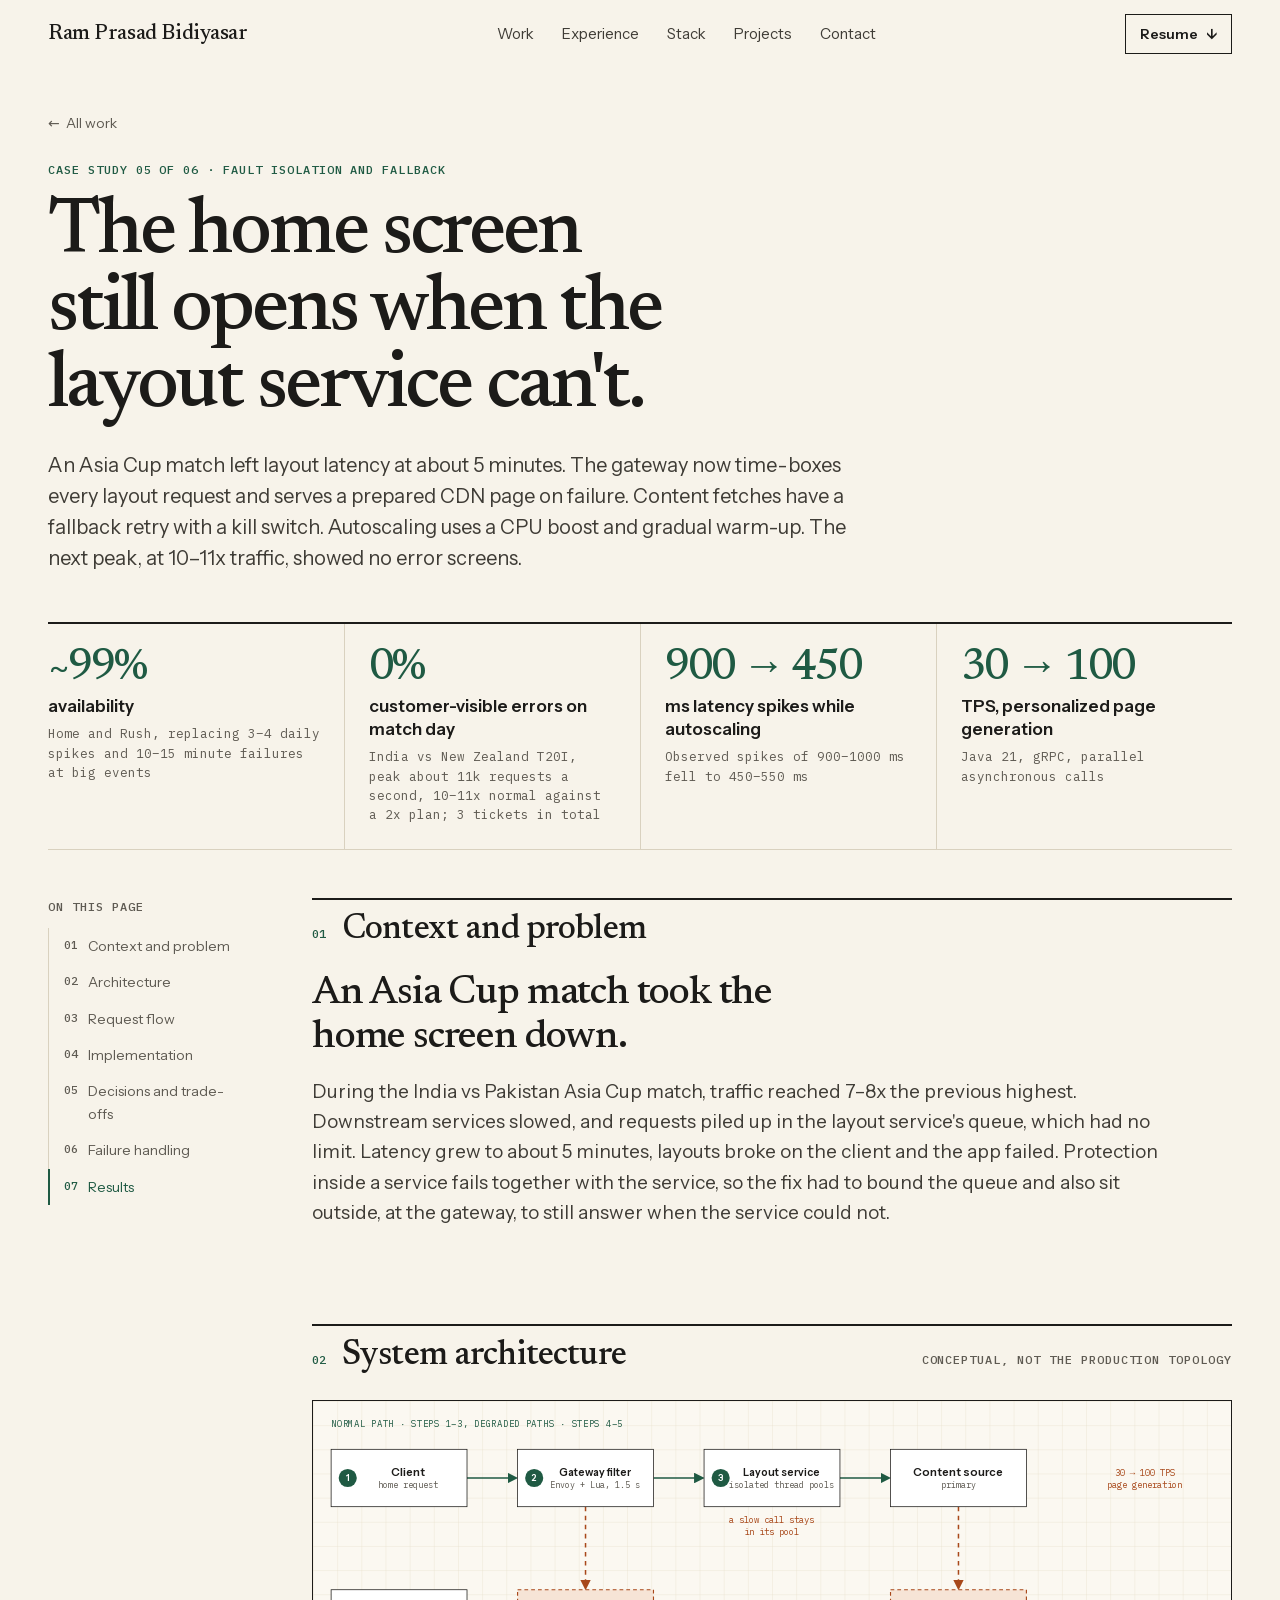
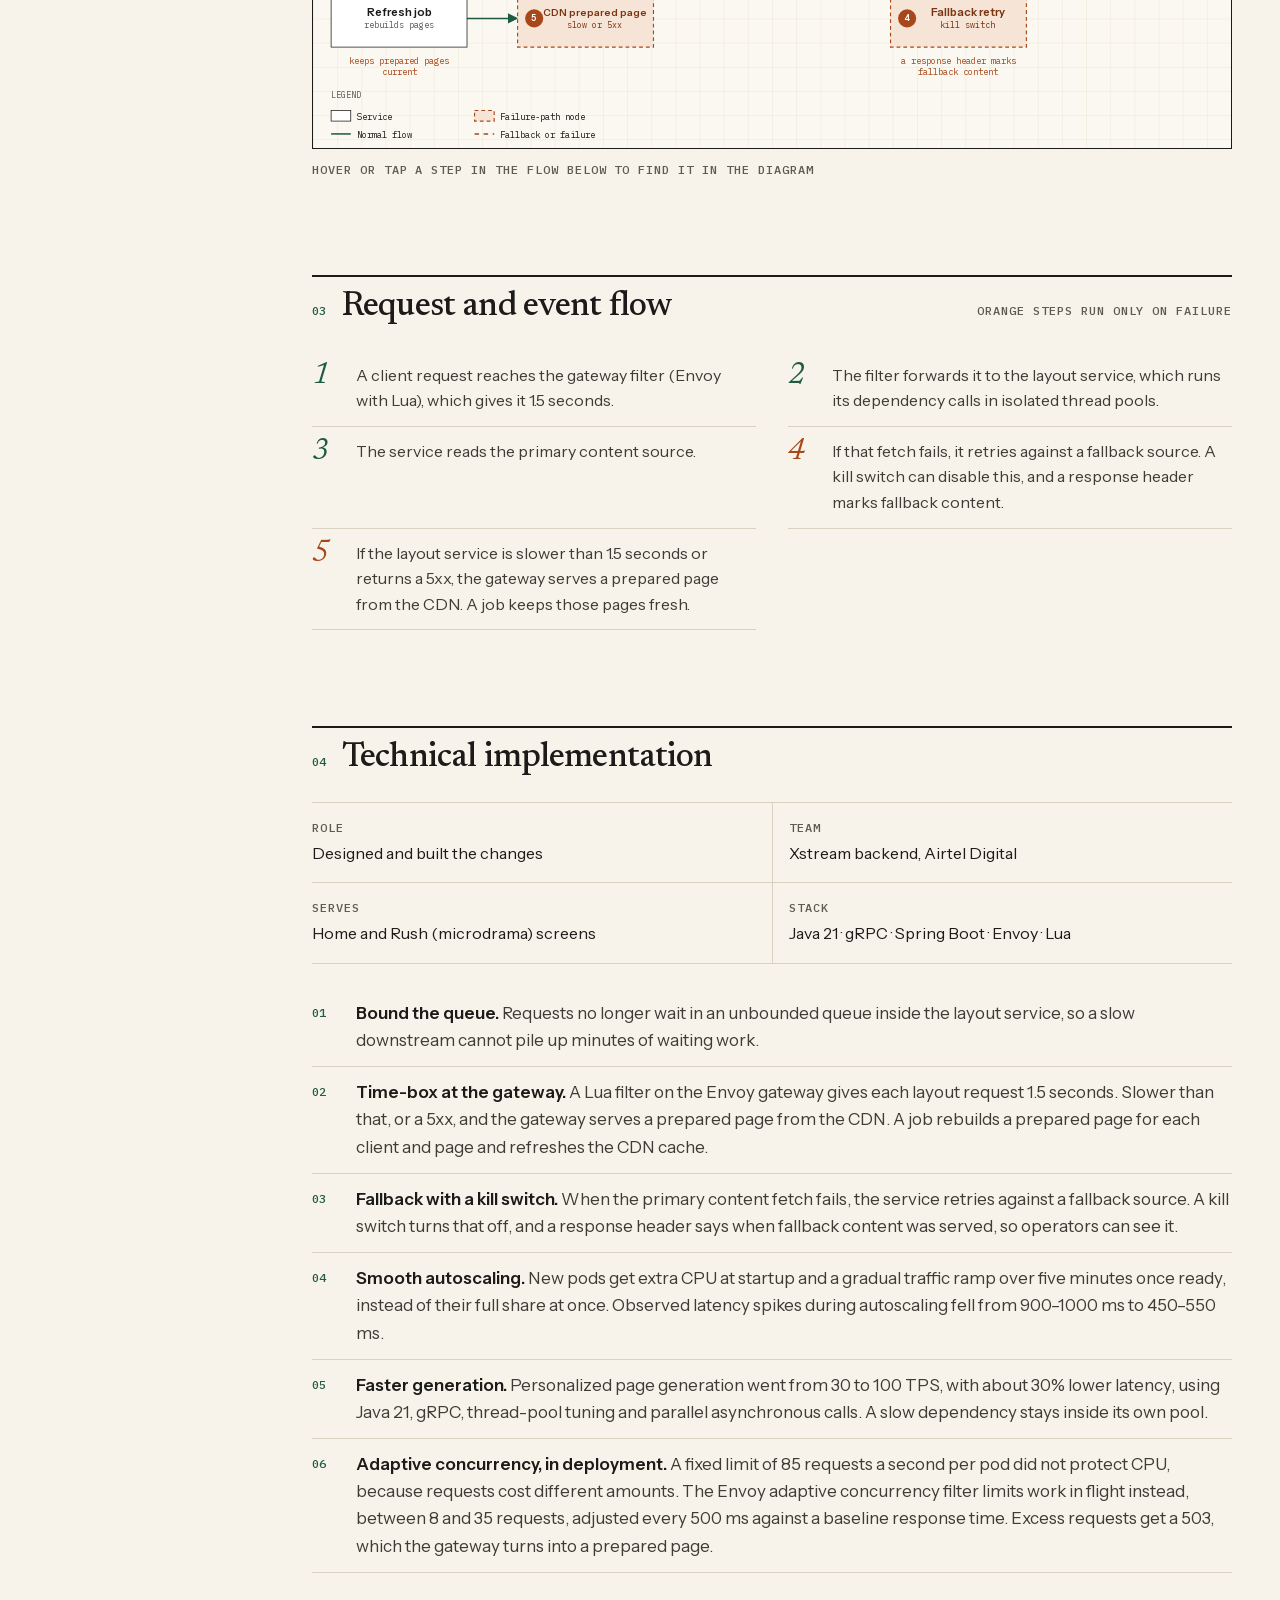
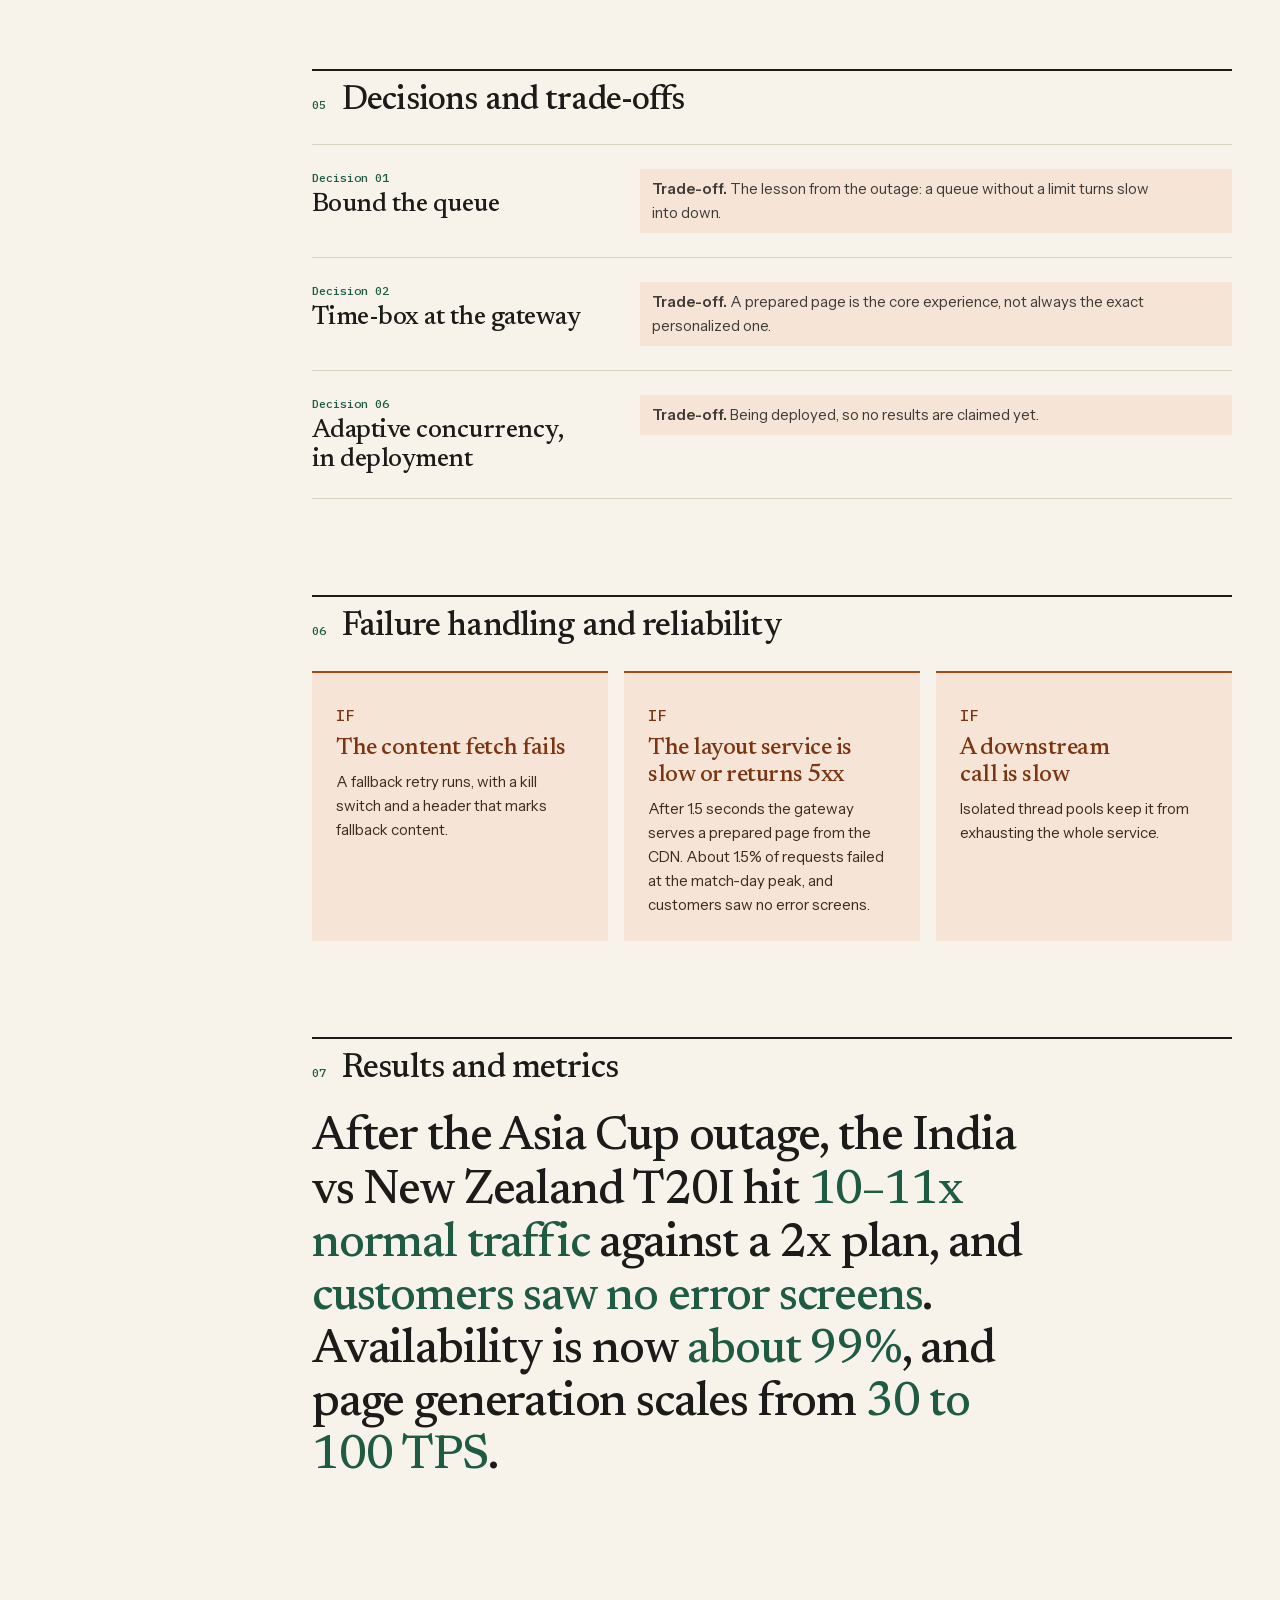
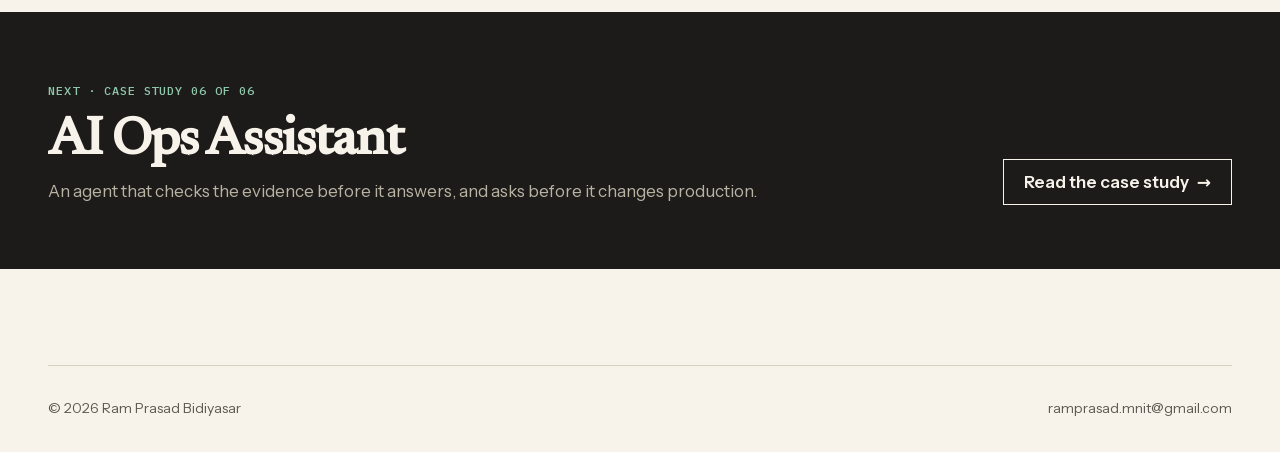
<file: case/resilient-home.html>
<!doctype html>
<html lang="en">
<head>
<meta charset="utf-8">
<meta name="viewport" content="width=device-width, initial-scale=1">
<title>Resilient Home | Case study | Ram Prasad Bidiyasar</title>
<meta name="description" content="Case study: keeping the home screen available during dependency failures. A gateway filter served prepared pages through a match-day peak at 10-11x normal traffic with no error screens, and personalized page generation was raised from 30 to 100 TPS.">
<link rel="canonical" href="https://ramprasadbidiyasar.github.io/portfolio/case/resilient-home.html">
<meta name="theme-color" content="#F7F3EA">
<meta name="author" content="Ram Prasad Bidiyasar">
<meta property="og:type" content="article">
<meta property="og:site_name" content="Ram Prasad Bidiyasar">
<meta property="og:title" content="Resilient Home | Case study">
<meta property="og:description" content="Case study: keeping the home screen available during dependency failures. A gateway filter served prepared pages through a match-day peak at 10-11x normal traffic with no error screens, and personalized page generation was raised from 30 to 100 TPS.">
<meta property="og:url" content="https://ramprasadbidiyasar.github.io/portfolio/case/resilient-home.html">
<meta property="og:image" content="https://ramprasadbidiyasar.github.io/portfolio/assets/og-image.png">
<meta name="twitter:card" content="summary_large_image">
<link rel="icon" href="../assets/favicon.svg" type="image/svg+xml">
<link rel="preload" href="../assets/fonts/instrument-sans-var.woff2" as="font" type="font/woff2" crossorigin>
<link rel="stylesheet" href="../styles.css">
<script>document.documentElement.className += ' js';</script>
<script src="../script.js" defer></script>
<script data-goatcounter="https://ramprasadbidiyasar.goatcounter.com/count" async src="https://gc.zgo.at/count.js"></script>
</head>
<body>
<a class="skip-link" href="#main">Skip to content</a>
<header class="site-nav">
  <div class="wrap nav">
    <a class="brand" href="../index.html" aria-label="Ram Prasad Bidiyasar, home"><span class="brand-mark" aria-hidden="true">RB</span><span class="brand-name-full">Ram Prasad Bidiyasar</span></a>
    <nav class="nav-links" aria-label="Main"><a href="../index.html#work">Work</a><a href="../index.html#experience">Experience</a><a href="../index.html#expertise">Stack</a><a href="../index.html#projects">Projects</a><a href="../index.html#contact">Contact</a></nav>
    <div class="nav-cta">
      <a class="btn btn--ghost btn--sm" href="../assets/Ram-Prasad-Bidiyasar-Resume.pdf" download>Resume <span aria-hidden="true">↓</span></a>
      <details class="menu">
        <summary aria-label="Menu"><svg viewBox="0 0 24 24" width="22" height="22" aria-hidden="true"><path d="M4 8h16M4 16h16" stroke="currentColor" stroke-width="1.8" stroke-linecap="round" fill="none"/></svg></summary>
        <nav class="menu-list" aria-label="Main, compact"><a href="../index.html#work">Work</a><a href="../index.html#experience">Experience</a><a href="../index.html#expertise">Stack</a><a href="../index.html#projects">Projects</a><a href="../index.html#contact">Contact</a><a href="../assets/Ram-Prasad-Bidiyasar-Resume.pdf" download>Resume <span aria-hidden="true">↓</span></a></nav>
      </details>
    </div>
  </div>
</header>
<main id="main">
<section class="wrap cs-hero" aria-labelledby="case-title">
  <a class="crumb" href="../index.html#work"><span aria-hidden="true">←</span> All work</a>
  <p class="label label--accent" style="margin-top: 16px">Case study 05 of 06 · Fault isolation and fallback</p>
  <h1 id="case-title">The home screen still opens when the layout service can't.</h1>
  <p class="lede">An Asia Cup match left layout latency at about 5 minutes. The gateway now time-boxes every layout request and serves a prepared CDN page on failure. Content fetches have a fallback retry with a kill switch. Autoscaling uses a CPU boost and gradual warm-up. The next peak, at 10–11x traffic, showed no error screens.</p>
  <div class="cs-results"><div><p class="metric-num">~99%</p><p class="metric-label">availability</p><p class="metric-scope">Home and Rush, replacing 3–4 daily spikes and 10–15 minute failures at big events</p></div><div><p class="metric-num">0%</p><p class="metric-label">customer-visible errors on match day</p><p class="metric-scope">India vs New Zealand T20I, peak about 11k requests a second, 10–11x normal against a 2x plan; 3 tickets in total</p></div><div><p class="metric-num">900 → 450</p><p class="metric-label">ms latency spikes while autoscaling</p><p class="metric-scope">Observed spikes of 900–1000 ms fell to 450–550 ms</p></div><div><p class="metric-num">30 → 100</p><p class="metric-label">TPS, personalized page generation</p><p class="metric-scope">Java 21, gRPC, parallel asynchronous calls</p></div></div>
</section>
<div class="wrap cs-layout">
  <nav class="cs-toc" aria-label="On this page"><p class="label" style="margin-bottom: 12px">On this page</p><ol><li><a href="#context"><span>01</span>Context and problem</a></li><li><a href="#architecture"><span>02</span>Architecture</a></li><li><a href="#flow"><span>03</span>Request flow</a></li><li><a href="#implementation"><span>04</span>Implementation</a></li><li><a href="#tradeoffs"><span>05</span>Decisions and trade-offs</a></li><li><a href="#failure"><span>06</span>Failure handling</a></li><li><a href="#results"><span>07</span>Results</a></li></ol></nav>
  <div class="cs-body"><section class="cs-sec" id="context" aria-labelledby="context-h"><header><span class="n">01</span><h2 id="context-h">Context and problem</h2></header><p class="problem-q">An Asia Cup match took the home screen down.</p><p class="problem-p">During the India vs Pakistan Asia Cup match, traffic reached 7–8x the previous highest. Downstream services slowed, and requests piled up in the layout service's queue, which had no limit. Latency grew to about 5 minutes, layouts broke on the client and the app failed. Protection inside a service fails together with the service, so the fix had to bound the queue and also sit outside, at the gateway, to still answer when the service could not.</p></section><section class="cs-sec" id="architecture" aria-labelledby="architecture-h"><header><span class="n">02</span><h2 id="architecture-h">System architecture</h2><span class="label">Conceptual, not the production topology</span></header><div class="fig-box wide-only reveal" data-flow><svg class="dg" viewBox="0 0 1216 460" role="img" aria-labelledby="rhd-t rhd-d"><title id="rhd-t">Layout service degradation paths</title><desc id="rhd-d">A client request passes through a gateway filter with a 1.5 second timeout to the layout service, which reads the primary content source. If that fetch fails, a fallback retry is used. If the layout service is slow or fails, the gateway serves a prepared page from the CDN, which a refresh job keeps current. Dependency calls run in isolated thread pools.</desc><defs><pattern id="rhd-g" width="32" height="32" patternUnits="userSpaceOnUse"><path class="grid-line" d="M32 0H0V32" fill="none"/></pattern><marker id="rhd-mn" viewBox="0 0 10 10" refX="8" refY="5" markerWidth="7" markerHeight="7" orient="auto"><path d="M0 0L10 5L0 10z" fill="#1F5A43"/></marker><marker id="rhd-mf" viewBox="0 0 10 10" refX="8" refY="5" markerWidth="7" markerHeight="7" orient="auto"><path d="M0 0L10 5L0 10z" fill="#A8481A"/></marker></defs><rect width="1216" height="460" fill="url(#rhd-g)"/><text class="t-lane" x="24" y="34" text-anchor="start">Normal path · steps 1–3, degraded paths · steps 4–5</text><path class="arrow" d="M204 102.0 L269 102.0" marker-end="url(#rhd-mn)"/><path class="arrow" d="M451 102.0 L516 102.0" marker-end="url(#rhd-mn)"/><path class="arrow" d="M698 102.0 L763 102.0" marker-end="url(#rhd-mn)"/><path class="arrow-fail" d="M855.0 140 L855.0 248" marker-end="url(#rhd-mf)"/><path class="arrow-fail" d="M361.0 140 L361.0 248" marker-end="url(#rhd-mf)"/><path class="arrow" d="M204 288.0 L269 288.0" marker-end="url(#rhd-mn)"/><g data-step="1"><rect class="nd-service" x="24" y="64" width="180" height="76"/><text class="t-name" x="126.0" y="99.0" text-anchor="middle" style="font-size:15px">Client</text><text class="t-sub" x="126.0" y="115.0" text-anchor="middle">home request</text><circle class="bdg" cx="46" cy="102.0" r="12"/><text class="bdg-t" x="46" y="106.0">1</text></g><g data-step="2"><rect class="nd-service" x="271" y="64" width="180" height="76"/><text class="t-name" x="373.0" y="99.0" text-anchor="middle" style="font-size:14px">Gateway filter</text><text class="t-sub" x="373.0" y="115.0" text-anchor="middle">Envoy + Lua, 1.5 s</text><circle class="bdg" cx="293" cy="102.0" r="12"/><text class="bdg-t" x="293" y="106.0">2</text></g><g data-step="3"><rect class="nd-service" x="518" y="64" width="180" height="76"/><text class="t-name" x="620.0" y="99.0" text-anchor="middle" style="font-size:14px">Layout service</text><text class="t-sub" x="620.0" y="115.0" text-anchor="middle">isolated thread pools</text><circle class="bdg" cx="540" cy="102.0" r="12"/><text class="bdg-t" x="540" y="106.0">3</text></g><g><rect class="nd-service" x="765" y="64" width="180" height="76"/><text class="t-name" x="855.0" y="99.0" text-anchor="middle" style="font-size:15px">Content source</text><text class="t-sub" x="855.0" y="115.0" text-anchor="middle">primary</text></g><g data-step="5"><rect class="nd-fail" x="271" y="250" width="180" height="76"/><text class="t-name on-fail" x="373.0" y="285.0" text-anchor="middle" style="font-size:13px">CDN prepared page</text><text class="t-sub on-fail" x="373.0" y="301.0" text-anchor="middle">slow or 5xx</text><circle class="bdg-fail" cx="293" cy="288.0" r="12"/><text class="bdg-t" x="293" y="292.0">5</text></g><g data-step="4"><rect class="nd-fail" x="765" y="250" width="180" height="76"/><text class="t-name on-fail" x="867.0" y="285.0" text-anchor="middle" style="font-size:15px">Fallback retry</text><text class="t-sub on-fail" x="867.0" y="301.0" text-anchor="middle">kill switch</text><circle class="bdg-fail" cx="787" cy="288.0" r="12"/><text class="bdg-t" x="787" y="292.0">4</text></g><g><rect class="nd-service" x="24" y="250" width="180" height="76"/><text class="t-name" x="114.0" y="285.0" text-anchor="middle" style="font-size:15px">Refresh job</text><text class="t-sub" x="114.0" y="301.0" text-anchor="middle">rebuilds pages</text></g><text class="t-note" x="608.0" y="162" text-anchor="middle">a slow call stays</text><text class="t-note" x="608.0" y="177" text-anchor="middle">in its pool</text><text class="t-note" x="855.0" y="348" text-anchor="middle">a response header marks</text><text class="t-note" x="855.0" y="363" text-anchor="middle">fallback content</text><text class="t-note" x="114.0" y="348" text-anchor="middle">keeps prepared pages</text><text class="t-note" x="114.0" y="363" text-anchor="middle">current</text><text class="t-note" x="1102.0" y="100" text-anchor="middle">30 → 100 TPS</text><text class="t-note" x="1102.0" y="115" text-anchor="middle">page generation</text><text class="t-sub" x="24" y="394">LEGEND</text><rect class="nd-service" x="24" y="410" width="26" height="14"/><text class="t-sub" x="58" y="422" style="font-size:12px;fill:#1C1B19">Service</text><rect class="nd-fail" x="214" y="410" width="26" height="14"/><text class="t-sub" x="248" y="422" style="font-size:12px;fill:#1C1B19">Failure-path node</text><path class="arrow" d="M24 441 H50"/><text class="t-sub" x="58" y="446" style="font-size:12px;fill:#1C1B19">Normal flow</text><path class="arrow-fail" d="M214 441 H240"/><text class="t-sub" x="248" y="446" style="font-size:12px;fill:#1C1B19">Fallback or failure</text></svg></div><div class="fig-box only-tall" data-flow><svg class="dg" viewBox="-8 -8 358 456" role="img" aria-labelledby="rhp-t rhp-d"><title id="rhp-t">Layout service degradation paths, vertical</title><desc id="rhp-d">Client, gateway filter, layout service and content source run top to bottom. A CDN prepared page sits beside the gateway and a fallback retry beside the content source, used only during failures.</desc><defs><pattern id="rhp-g" width="32" height="32" patternUnits="userSpaceOnUse"><path class="grid-line" d="M32 0H0V32" fill="none"/></pattern><marker id="rhp-mn" viewBox="0 0 10 10" refX="8" refY="5" markerWidth="7" markerHeight="7" orient="auto"><path d="M0 0L10 5L0 10z" fill="#1F5A43"/></marker><marker id="rhp-mf" viewBox="0 0 10 10" refX="8" refY="5" markerWidth="7" markerHeight="7" orient="auto"><path d="M0 0L10 5L0 10z" fill="#A8481A"/></marker></defs><rect x="-8" y="-8" width="358" height="456" fill="url(#rhp-g)"/><path class="arrow" d="M95.0 66 L95.0 96" marker-end="url(#rhp-mn)"/><path class="arrow" d="M95.0 154 L95.0 184" marker-end="url(#rhp-mn)"/><path class="arrow" d="M95.0 242 L95.0 272" marker-end="url(#rhp-mn)"/><g data-step="1"><rect class="nd-service" x="0" y="10" width="190" height="56"/><text class="t-name" x="107.0" y="35.0" text-anchor="middle" style="font-size:14px">Client</text><text class="t-sub" x="107.0" y="51.0" text-anchor="middle">home request</text><circle class="bdg" cx="22" cy="38.0" r="12"/><text class="bdg-t" x="22" y="42.0">1</text></g><g data-step="2"><rect class="nd-service" x="0" y="98" width="190" height="56"/><text class="t-name" x="107.0" y="123.0" text-anchor="middle" style="font-size:14px">Gateway filter</text><text class="t-sub" x="107.0" y="139.0" text-anchor="middle">1.5 s timeout</text><circle class="bdg" cx="22" cy="126.0" r="12"/><text class="bdg-t" x="22" y="130.0">2</text></g><g data-step="3"><rect class="nd-service" x="0" y="186" width="190" height="56"/><text class="t-name" x="107.0" y="211.0" text-anchor="middle" style="font-size:14px">Layout service</text><text class="t-sub" x="107.0" y="227.0" text-anchor="middle">isolated pools</text><circle class="bdg" cx="22" cy="214.0" r="12"/><text class="bdg-t" x="22" y="218.0">3</text></g><g><rect class="nd-service" x="0" y="274" width="190" height="56"/><text class="t-name" x="95.0" y="299.0" text-anchor="middle" style="font-size:14px">Content source</text><text class="t-sub" x="95.0" y="315.0" text-anchor="middle">primary</text></g><path class="arrow-fail" d="M190 126.0 L222 126.0" marker-end="url(#rhp-mf)"/><g data-step="5"><rect class="nd-fail" x="224" y="98" width="118" height="56"/><text class="t-name on-fail" x="295.0" y="123.0" text-anchor="middle" style="font-size:12px">Prepared page</text><text class="t-sub on-fail" x="295.0" y="139.0" text-anchor="middle">from CDN</text><circle class="bdg-fail" cx="246" cy="126.0" r="12"/><text class="bdg-t" x="246" y="130.0">5</text></g><path class="arrow-fail" d="M190 302.0 L222 302.0" marker-end="url(#rhp-mf)"/><g data-step="4"><rect class="nd-fail" x="224" y="274" width="118" height="56"/><text class="t-name on-fail" x="295.0" y="299.0" text-anchor="middle" style="font-size:12px">Fallback retry</text><text class="t-sub on-fail" x="295.0" y="315.0" text-anchor="middle">kill switch</text><circle class="bdg-fail" cx="246" cy="302.0" r="12"/><text class="bdg-t" x="246" y="306.0">4</text></g><text class="t-note" x="206" y="210" text-anchor="start">slow call stays</text><text class="t-note" x="206" y="224" text-anchor="start">in its pool</text><text class="t-sub" x="0" y="362">LEGEND</text><rect class="nd-service" x="0" y="378" width="26" height="14"/><text class="t-sub" x="34" y="390" style="font-size:12px;fill:#1C1B19">Service</text><rect class="nd-fail" x="170" y="378" width="26" height="14"/><text class="t-sub" x="204" y="390" style="font-size:12px;fill:#1C1B19">Failure-path node</text><path class="arrow" d="M0 409 H26"/><text class="t-sub" x="34" y="414" style="font-size:12px;fill:#1C1B19">Normal flow</text><path class="arrow-fail" d="M170 409 H196"/><text class="t-sub" x="204" y="414" style="font-size:12px;fill:#1C1B19">Fallback or failure</text></svg></div><p class="fig-cap label">Hover or tap a step in the flow below to find it in the diagram</p></section><section class="cs-sec" id="flow" aria-labelledby="flow-h"><header><span class="n">03</span><h2 id="flow-h">Request and event flow</h2><span class="label">Orange steps run only on failure</span></header><ol class="walk"><li data-step="1">A client request reaches the gateway filter (Envoy with Lua), which gives it 1.5 seconds.</li><li data-step="2">The filter forwards it to the layout service, which runs its dependency calls in isolated thread pools.</li><li data-step="3">The service reads the primary content source.</li><li data-step="4" class="fail">If that fetch fails, it retries against a fallback source. A kill switch can disable this, and a response header marks fallback content.</li><li data-step="5" class="fail">If the layout service is slower than 1.5 seconds or returns a 5xx, the gateway serves a prepared page from the CDN. A job keeps those pages fresh.</li></ol></section><section class="cs-sec" id="implementation" aria-labelledby="implementation-h"><header><span class="n">04</span><h2 id="implementation-h">Technical implementation</h2></header><div class="spec"><div><span class="label">Role</span><span>Designed and built the changes</span></div><div><span class="label">Team</span><span>Xstream backend, Airtel Digital</span></div><div><span class="label">Serves</span><span>Home and Rush (microdrama) screens</span></div><div><span class="label">Stack</span><span>Java 21 · gRPC · Spring Boot · Envoy · Lua</span></div></div><ul class="impl"><li><span class="d-n">01</span><span><b>Bound the queue.</b> Requests no longer wait in an unbounded queue inside the layout service, so a slow downstream cannot pile up minutes of waiting work.</span></li><li><span class="d-n">02</span><span><b>Time-box at the gateway.</b> A Lua filter on the Envoy gateway gives each layout request 1.5 seconds. Slower than that, or a 5xx, and the gateway serves a prepared page from the CDN. A job rebuilds a prepared page for each client and page and refreshes the CDN cache.</span></li><li><span class="d-n">03</span><span><b>Fallback with a kill switch.</b> When the primary content fetch fails, the service retries against a fallback source. A kill switch turns that off, and a response header says when fallback content was served, so operators can see it.</span></li><li><span class="d-n">04</span><span><b>Smooth autoscaling.</b> New pods get extra CPU at startup and a gradual traffic ramp over five minutes once ready, instead of their full share at once. Observed latency spikes during autoscaling fell from 900–1000 ms to 450–550 ms.</span></li><li><span class="d-n">05</span><span><b>Faster generation.</b> Personalized page generation went from 30 to 100 TPS, with about 30% lower latency, using Java 21, gRPC, thread-pool tuning and parallel asynchronous calls. A slow dependency stays inside its own pool.</span></li><li><span class="d-n">06</span><span><b>Adaptive concurrency, in deployment.</b> A fixed limit of 85 requests a second per pod did not protect CPU, because requests cost different amounts. The Envoy adaptive concurrency filter limits work in flight instead, between 8 and 35 requests, adjusted every 500 ms against a baseline response time. Excess requests get a 503, which the gateway turns into a prepared page.</span></li></ul></section><section class="cs-sec" id="tradeoffs" aria-labelledby="tradeoffs-h"><header><span class="n">05</span><h2 id="tradeoffs-h">Decisions and trade-offs</h2></header><div class="decision"><div><p class="d-n">Decision 01</p><h3>Bound the queue</h3></div><div class="d-b"><p class="tradeoff"><b>Trade-off.</b> The lesson from the outage: a queue without a limit turns slow into down.</p></div></div><div class="decision"><div><p class="d-n">Decision 02</p><h3>Time-box at the gateway</h3></div><div class="d-b"><p class="tradeoff"><b>Trade-off.</b> A prepared page is the core experience, not always the exact personalized one.</p></div></div><div class="decision"><div><p class="d-n">Decision 06</p><h3>Adaptive concurrency, in deployment</h3></div><div class="d-b"><p class="tradeoff"><b>Trade-off.</b> Being deployed, so no results are claimed yet.</p></div></div></section><section class="cs-sec" id="failure" aria-labelledby="failure-h"><header><span class="n">06</span><h2 id="failure-h">Failure handling and reliability</h2></header><div class="fail-grid"><div><p class="label">If</p><h3>The content fetch fails</h3><p>A fallback retry runs, with a kill switch and a header that marks fallback content.</p></div><div><p class="label">If</p><h3>The layout service is slow or returns 5xx</h3><p>After 1.5 seconds the gateway serves a prepared page from the CDN. About 1.5% of requests failed at the match-day peak, and customers saw no error screens.</p></div><div><p class="label">If</p><h3>A downstream call is slow</h3><p>Isolated thread pools keep it from exhausting the whole service.</p></div></div></section><section class="cs-sec" id="results" aria-labelledby="results-h"><header><span class="n">07</span><h2 id="results-h">Results and metrics</h2></header><p class="statement">After the Asia Cup outage, the India vs New Zealand T20I hit <b>10–11x normal traffic</b> against a 2x plan, and <b>customers saw no error screens</b>. Availability is now <b>about 99%</b>, and page generation scales from <b>30 to 100 TPS</b>.</p></section></div>
</div>
<section class="next-case" aria-label="Next case study">
  <a class="wrap" href="ai-ops-assistant.html"><span><span class="label">Next · Case study 06 of 06</span><span class="t">AI Ops Assistant</span><span class="d">An agent that checks the evidence before it answers, and asks before it changes production.</span></span><span class="go">Read the case study <span class="arr" aria-hidden="true">→</span></span></a>
</section>
</main>
<footer class="wrap footer"><span>© <span id="year">2026</span> Ram Prasad Bidiyasar</span><a href="mailto:ramprasad.mnit@gmail.com">ramprasad.mnit@gmail.com</a></footer>
</body>
</html>
</file>
<file: styles.css>
/* Engineering Journal: design tokens, base, components, case-study layout.
   Fonts are self-hosted (assets/fonts): no third-party requests. */
@font-face { font-family: "Newsreader"; src: url("assets/fonts/newsreader-500.woff2") format("woff2"); font-weight: 500; font-style: normal; font-display: swap; }
@font-face { font-family: "Newsreader"; src: url("assets/fonts/newsreader-italic-400.woff2") format("woff2"); font-weight: 400; font-style: italic; font-display: swap; }
@font-face { font-family: "Instrument Sans"; src: url("assets/fonts/instrument-sans-var.woff2") format("woff2"); font-weight: 400 700; font-style: normal; font-display: swap; }
@font-face { font-family: "IBM Plex Mono"; src: url("assets/fonts/plexmono-400.woff2") format("woff2"); font-weight: 400; font-style: normal; font-display: swap; }
@font-face { font-family: "IBM Plex Mono"; src: url("assets/fonts/plexmono-500.woff2") format("woff2"); font-weight: 500; font-style: normal; font-display: swap; }

/* ---------- 1. Tokens ---------- */
:root {
  /* Colour */
  --bg: #F7F3EA;            /* ivory page */
  --surface: #FBF8F1;       /* paper panel */
  --surface-2: #EFE9DB;     /* deeper paper */
  --ink: #1C1B19;           /* charcoal text */
  --ink-2: #3F3C36;         /* body copy on light */
  --muted: #5E5A52;         /* graphite, 6.1:1 on --bg */
  --line: #D9D1BF;          /* hairline */
  --line-strong: #C4BBA6;
  --accent: #1F5A43;        /* forest green */
  --accent-ink: #17432F;
  --accent-tint: #E1ECE3;
  --accent-light: #8FC9AB;  /* accent on dark */
  --warn: #A8481A;          /* ember: failure and fallback paths only */
  --warn-ink: #7A3512;
  --warn-tint: #F6E4D6;
  --dark: #1C1B19;          /* charcoal bands */
  --on-dark: #F7F3EA;
  --on-dark-2: #B9B3A4;
  --line-dark: #4A4740;

  /* Type */
  --serif: "Newsreader", Georgia, "Times New Roman", serif;
  --sans: "Instrument Sans", system-ui, -apple-system, "Segoe UI", sans-serif;
  --mono: "IBM Plex Mono", ui-monospace, SFMono-Regular, Menlo, Consolas, monospace;
  --fs-xs: 0.75rem;   /* 12 labels */
  --fs-sm: 0.875rem;  /* 14 */
  --fs-base: 1.0625rem; /* 17 body */
  --fs-md: 1.25rem;   /* 20 lede */
  --fs-lg: 1.5rem;    /* 24 */
  --fs-xl: clamp(1.75rem, 1.2rem + 1.6vw, 2.25rem);   /* 28-36 h3 feature */
  --fs-2xl: clamp(2rem, 1.3rem + 2.6vw, 3.25rem);     /* 32-52 h2 */
  --fs-3xl: clamp(2.5rem, 1.4rem + 4.4vw, 4.5rem);    /* 40-72 display */
  --fs-num: clamp(2.75rem, 1.8rem + 3.4vw, 4.5rem);   /* big metrics */
  --lh-tight: 1.04;
  --lh-snug: 1.25;
  --lh-body: 1.6;

  /* Space (4px base) */
  --s-1: 4px; --s-2: 8px; --s-3: 12px; --s-4: 16px; --s-5: 24px; --s-6: 32px;
  --s-7: 48px; --s-8: 64px; --s-9: 96px; --s-10: 128px;

  /* Layout */
  --container: 1200px;
  --container-narrow: 760px;
  --pad: 48px;
  --nav-h: 68px;

  /* Shape and motion */
  --r-sm: 0; --r: 0; --r-lg: 0;   /* square, editorial edges */
  --shadow-sm: none;
  --shadow: none;
  --ease: cubic-bezier(0.2, 0.7, 0.2, 1);
  --t-fast: 0.15s var(--ease);
  --t: 0.3s var(--ease);
}

/* ---------- 2. Base ---------- */
*, *::before, *::after { box-sizing: border-box; }
html { scroll-behavior: smooth; scroll-padding-top: calc(var(--nav-h) + 16px); -webkit-text-size-adjust: 100%; }
body { margin: 0; background: var(--bg); color: var(--ink); font: 400 var(--fs-base)/var(--lh-body) var(--sans); -webkit-font-smoothing: antialiased; text-rendering: optimizeLegibility; overflow-x: clip; }
h1, h2, h3, h4, p, ul, ol, dl, dd, figure { margin: 0; }
h1, h2, h3, h4 { font-weight: 600; letter-spacing: -0.02em; line-height: var(--lh-snug); text-wrap: balance; }
.serif, .display, .sh-title, .work h3, .metric-num, .work-impact .n, .org-name, .tl-head h3, .project h3, .principle h3, .case-index .t, .cs-hero h1, .cs-sec > header h2, .problem-q, .decision h3, .fail-grid h3, .statement, .next-case .t { font-family: var(--serif); font-weight: 500; }
em { font-style: italic; }
.display .accent, .cs-hero h1 em, .sh-title em { font-family: var(--serif); font-style: italic; font-weight: 400; color: var(--accent); }
p { text-wrap: pretty; }
ul, ol { padding: 0; list-style: none; }
a { color: inherit; text-decoration: none; }
img, svg { display: block; max-width: 100%; }
b, strong { font-weight: 600; }
::selection { background: var(--accent); color: var(--on-dark); }
:focus-visible { outline: 2px solid var(--accent); outline-offset: 3px; border-radius: 2px; }
.band-dark :focus-visible { outline-color: var(--accent-light); }
.skip-link { position: fixed; left: 12px; top: -80px; z-index: 100; padding: 12px 16px; background: var(--ink); color: #fff; font-weight: 600; border-radius: var(--r-sm); }
.skip-link:focus { top: 12px; }
.sr-only { position: absolute; width: 1px; height: 1px; overflow: hidden; clip: rect(0 0 0 0); white-space: nowrap; }

/* ---------- 3. Layout helpers ---------- */
.wrap { width: 100%; max-width: calc(var(--container) + 2 * var(--pad)); margin: 0 auto; padding: 0 var(--pad); }
.section { padding-top: var(--s-10); }
.label { font: 500 var(--fs-xs)/1.5 var(--mono); letter-spacing: 0.08em; text-transform: uppercase; color: var(--muted); }
.label--accent { color: var(--accent); }
.mono { font-family: var(--mono); }
.muted { color: var(--muted); }
.accent { color: var(--accent); }
.lede { font-size: var(--fs-md); line-height: 1.55; color: var(--ink-2); max-width: 62ch; }
.only-narrow { display: none; }

/* ---------- 4. Navigation ---------- */
.site-nav { position: sticky; top: 0; z-index: 50; background: rgba(247, 243, 234, 0.97); border-bottom: 1px solid transparent; transition: border-color var(--t-fast); }
.site-nav.is-stuck { border-bottom-color: var(--line); }
.nav { display: flex; align-items: center; justify-content: space-between; gap: var(--s-5); min-height: var(--nav-h); }
.brand { display: inline-flex; align-items: center; gap: 10px; font: 500 21px/1 var(--serif); letter-spacing: -0.02em; white-space: nowrap; }
.brand-mark { display: none; place-items: center; width: 28px; height: 28px; border-radius: var(--r-sm); background: var(--ink); color: #fff; font: 500 11px/1 var(--mono); letter-spacing: 0.02em; }
.nav-links { display: flex; align-items: center; gap: var(--s-1); font-size: 15px; }
.nav-links a { position: relative; padding: 10px 12px; color: var(--ink-2); border-radius: var(--r-sm); transition: color var(--t-fast), background var(--t-fast); }
.nav-links a:hover { color: var(--ink); background: var(--surface-2); }
.nav-links a[aria-current="true"] { color: var(--ink); box-shadow: inset 0 -2px 0 var(--accent); }
.nav-cta { display: flex; align-items: center; gap: var(--s-2); }
.menu { display: none; position: relative; }
.menu summary { list-style: none; display: grid; place-items: center; width: 44px; height: 44px; border: 1px solid var(--line-strong); border-radius: var(--r); cursor: pointer; }
.menu summary::-webkit-details-marker { display: none; }
.menu[open] summary { background: var(--surface-2); }
.menu-list { position: absolute; right: 0; top: calc(100% + 8px); z-index: 60; width: min(320px, calc(100vw - 40px)); padding: var(--s-2); background: var(--surface); border: 1px solid var(--line); border-radius: var(--r-lg); box-shadow: var(--shadow); }
.menu-list a { display: flex; align-items: center; justify-content: space-between; min-height: 48px; padding: 0 var(--s-3); border-radius: var(--r); font-size: 17px; }
.menu-list a:hover { background: var(--surface-2); }

/* ---------- 5. Buttons and links ---------- */
.btn { display: inline-flex; align-items: center; justify-content: center; gap: 8px; min-height: 46px; padding: 0 20px; border: 1px solid transparent; border-radius: var(--r); font: 600 15px/1 var(--sans); letter-spacing: -0.005em; cursor: pointer; transition: background var(--t-fast), border-color var(--t-fast), color var(--t-fast), transform var(--t-fast); }
.btn--primary { background: var(--ink); color: var(--on-dark); }
.btn--primary:hover { background: var(--accent); }
.btn--ghost { background: transparent; color: var(--ink); border-color: var(--ink); }
.btn--ghost:hover { background: var(--ink); color: var(--on-dark); }
.btn--sm { min-height: 40px; padding: 0 14px; font-size: 14px; }
.btn .arr { transition: transform var(--t-fast); }
.btn:hover .arr { transform: translateX(3px); }
.link { display: inline-flex; align-items: center; gap: 6px; min-height: 44px; font-weight: 600; color: var(--ink); box-shadow: inset 0 -2px 0 var(--accent); }
.link .arr { transition: transform var(--t-fast); }
.link:hover .arr { transform: translateX(3px); }
.link:hover { color: var(--accent); }
.inline-links { display: flex; flex-wrap: wrap; gap: 0 var(--s-5); font: 400 14px/1.5 var(--mono); }
.inline-links a { display: inline-flex; align-items: center; min-height: 44px; color: var(--ink-2); border-bottom: 1px solid transparent; }
.inline-links a:hover { color: var(--accent); }

/* ---------- 6. Section heading ---------- */
.sh { display: grid; grid-template-columns: 200px minmax(0, 1fr); gap: var(--s-2) var(--s-6); padding-top: var(--s-4); border-top: 2px solid var(--ink); margin-bottom: var(--s-8); }
.sh-num { white-space: nowrap; font: 500 var(--fs-xs)/1.9 var(--mono); letter-spacing: 0.08em; color: var(--accent); }
.sh-title { font-size: var(--fs-2xl); line-height: 1.04; letter-spacing: -0.03em; max-width: 20ch; }
.sh-sub { grid-column: 2; margin-top: var(--s-3); max-width: 62ch; color: var(--ink-2); font-size: var(--fs-md); line-height: 1.5; }
.band-dark .sh { border-top-color: var(--on-dark); }
.band-dark .sh-num { color: var(--accent-light); }
.band-dark .sh-sub { color: var(--on-dark-2); }

/* ---------- 7. Tags ---------- */
.tags { display: flex; flex-wrap: wrap; gap: 6px; }
.tags li { padding: 3px 8px; border: 1px solid var(--line-strong); font: 400 12px/1.5 var(--mono); color: var(--ink-2); background: transparent; white-space: nowrap; }
.band-dark .tags li, .work--dark .tags li { background: transparent; border-color: var(--line-dark); color: var(--on-dark-2); }

/* ---------- 8. Hero ---------- */
.hero { display: grid; grid-template-columns: minmax(0, 11fr) minmax(0, 10fr); gap: var(--s-7); align-items: center; padding-top: var(--s-7); padding-bottom: var(--s-7); }
.hero-copy { display: flex; flex-direction: column; gap: var(--s-4); }
.hero-id { display: flex; flex-wrap: wrap; align-items: center; gap: var(--s-2) var(--s-4); }
.hero-name { font: 500 var(--fs-lg)/1.2 var(--serif); letter-spacing: -0.02em; }
.hero-role { font: 500 var(--fs-xs)/1.5 var(--mono); letter-spacing: 0.08em; text-transform: uppercase; color: var(--muted); }
.display { font-size: clamp(2.75rem, 1.4rem + 4.4vw, 5rem); line-height: 0.98; letter-spacing: -0.04em; max-width: 14ch; }
.display .accent { color: var(--accent); }
.hero-meta { display: flex; flex-wrap: wrap; gap: var(--s-2) var(--s-4); font-size: 15px; color: var(--ink-2); }
.hero-meta li { display: inline-flex; align-items: center; gap: 8px; }
.dot { width: 9px; height: 9px; border-radius: 50%; background: var(--accent); }
.cta-row { display: flex; flex-wrap: wrap; align-items: center; gap: var(--s-3); margin-top: var(--s-2); }
.cta-row .inline-links { flex-basis: 100%; }
.hero-fig { padding: var(--s-5) var(--s-5) var(--s-4); background: var(--surface); border: 1px solid var(--line); border-radius: var(--r-lg); box-shadow: var(--shadow-sm); }
.hero-fig figcaption { margin-top: var(--s-3); padding-top: var(--s-3); border-top: 1px solid var(--line); }

/* ---------- 9. Metrics ---------- */
.metrics { display: grid; grid-template-columns: repeat(3, minmax(0, 1fr)); }
.metric { display: flex; flex-direction: column; gap: var(--s-2); padding: var(--s-6) var(--s-6) var(--s-6) 0; border-bottom: 1px solid var(--line); }
.metric:not(:nth-child(3n+1)) { padding-left: var(--s-6); border-left: 1px solid var(--line); }
.metric-num { font-size: clamp(3rem, 2rem + 3.6vw, 5.25rem); line-height: 0.95; letter-spacing: -0.045em; color: var(--accent); white-space: nowrap; font-variant-numeric: tabular-nums; }
.metrics .metric-num { display: flex; align-items: flex-end; min-height: calc(0.95 * clamp(3rem, 2rem + 3.6vw, 5.25rem)); }
.metric-num:has(.to) { font-size: clamp(2.25rem, 1.3rem + 2.5vw, 3.6rem); }
.metric-num .u { font-size: 0.42em; letter-spacing: -0.01em; color: var(--muted); margin-left: 2px; }
.metric-num .to { color: var(--muted); }
.metric-label { font-size: 17px; font-weight: 600; line-height: 1.35; }
.metric-scope { font: 400 12.5px/1.55 var(--mono); color: var(--muted); }
.metric--accent .metric-num { color: var(--accent); }

/* ---------- 10. Selected work ---------- */
.work-list { display: flex; flex-direction: column; gap: var(--s-5); }
.work { display: grid; grid-template-columns: minmax(0, 1fr) minmax(0, 1fr); gap: var(--s-7); align-items: start; padding: 40px; background: var(--surface); border: 1px solid var(--line); border-radius: var(--r-lg); transition: border-color var(--t), box-shadow var(--t), transform var(--t); }
.work:hover { border-color: var(--ink); }
.work-head { display: flex; flex-direction: column; gap: var(--s-3); }
.work-kicker { display: flex; flex-wrap: wrap; gap: var(--s-2) var(--s-4); align-items: baseline; }
.work-num { font: 500 var(--fs-xs)/1.5 var(--mono); color: var(--accent); }
.work h3 { font-size: clamp(2rem, 1.4rem + 1.8vw, 2.75rem); line-height: 1.04; letter-spacing: -0.03em; }
.work-desc { color: var(--ink-2); font-size: 17px; }
.work-facts { display: grid; gap: 0; margin-top: var(--s-2); border-top: 1px solid var(--line); }
.work-facts > div { display: grid; grid-template-columns: 112px minmax(0, 1fr); gap: var(--s-4); padding: var(--s-3) 0; border-bottom: 1px solid var(--line); font-size: 15.5px; color: var(--ink-2); }
.work-facts dt { font: 500 11.5px/1.9 var(--mono); letter-spacing: 0.08em; text-transform: uppercase; color: var(--muted); }
.work-impact { display: flex; flex-wrap: wrap; gap: var(--s-4) var(--s-6); }
.work-impact .n { display: block; font-size: 40px; line-height: 1; letter-spacing: -0.03em; color: var(--accent); white-space: nowrap; }
.work-impact .l { display: block; margin-top: 2px; font-size: 13.5px; color: var(--muted); }
.work-side { display: flex; flex-direction: column; gap: var(--s-5); min-width: 0; }
.work-art { padding: var(--s-5); background: var(--bg); border: 1px solid var(--line); border-radius: var(--r); }
.work-art svg { width: 100%; height: auto; }
.work-art .label { margin-top: var(--s-3); }
.work-foot { display: flex; flex-wrap: wrap; align-items: center; justify-content: space-between; gap: var(--s-3); }
/* Variants keep the five projects from reading as identical cards. */
.work--feature { grid-template-columns: minmax(0, 5fr) minmax(0, 7fr); background: var(--surface-2); border-color: var(--surface-2); border-top: 2px solid var(--ink); }
.work--flip .work-head { order: 2; }
.work--flip .work-side { order: 1; }
.work--dark { background: var(--dark); border-color: var(--dark); color: var(--on-dark); }
.work--dark .work-desc, .work--dark .work-facts > div { color: var(--on-dark-2); }
.work--dark .work-facts, .work--dark .work-facts > div { border-color: var(--line-dark); }
.work--dark .work-facts dt, .work--dark .work-impact .l { color: var(--on-dark-2); }
.work--dark .work-num, .work--dark .work-impact .n, .work--dark .link { color: var(--accent-light); }
.work--dark .link, .band-dark .link { box-shadow: inset 0 -2px 0 var(--accent-light); }
.work--dark .work-art { background: #24231F; border-color: var(--line-dark); }
.work--dark:hover { border-color: var(--accent-light); }
.work--plain { background: transparent; border-color: transparent; border-top: 1px solid var(--ink); border-radius: 0; padding-left: 0; padding-right: 0; }
.work--plain:hover { box-shadow: none; border-color: transparent; border-top-color: var(--ink); }
.chips { display: flex; flex-wrap: wrap; align-items: center; gap: 6px; font: 400 12px/1.4 var(--mono); }
.chips b { font-weight: 400; padding: 6px 10px; border: 1px solid var(--ink); border-radius: var(--r-sm); background: var(--surface); }
.chips .k { background: var(--accent); color: var(--on-dark); border-color: var(--accent); }
.chips .f { background: var(--warn-tint); color: var(--warn-ink); border: 1px dashed var(--warn); }
.chips .q { background: var(--ink); color: var(--on-dark); }

/* Phone mini-diagrams for the selected-work cards (the wide SVGs are hidden below 720px). */
.m-flow { display: flex; flex-direction: column; gap: 22px; }
.m-flow li { position: relative; display: flex; flex-direction: column; gap: 2px; padding: 10px 12px; border: 1px solid var(--ink); background: var(--bg); color: var(--ink); }
.m-flow li + li::before { content: ""; position: absolute; left: 50%; top: -22px; width: 1.5px; height: 16px; background: var(--accent); }
.m-flow li + li::after { content: ""; position: absolute; left: calc(50% - 4px); top: -9px; border: 4px solid transparent; border-top: 5px solid var(--accent); }
.m-flow b { font-size: 15px; font-weight: 600; }
.m-flow small { font: 400 12px/1.45 var(--mono); color: var(--muted); }
.m-flow .q { background: var(--ink); border-color: var(--ink); color: var(--on-dark); }
.m-flow .q small { color: var(--on-dark-2); }
.m-flow .k { background: var(--accent); border-color: var(--accent); color: var(--on-dark); }
.m-flow .k small { color: #DDEBE2; }
.m-flow .f { background: var(--warn-tint); border: 1px dashed var(--warn); color: var(--warn-ink); }
.m-flow .f small { color: var(--warn-ink); }
.m-flow .f::before { background: var(--warn) !important; }
.m-flow .f::after { border-top-color: var(--warn) !important; }
.m-flow .branch { margin-left: 24px; }
.m-flow .branch::before { left: 12px; }
.m-flow .branch::after { left: 8px; }
.m-bars { display: flex; flex-direction: column; gap: 8px; margin-bottom: 20px; }
.m-bars p { display: grid; grid-template-columns: 52px minmax(0, 1fr); align-items: center; gap: 4px 10px; }
.m-bars span { font: 400 12px/1 var(--mono); color: var(--on-dark-2); }
.m-bars i { display: block; height: 14px; background: var(--on-dark-2); }
.m-bars i.hi { background: var(--accent-light); }
.m-bars em { grid-column: 2; font: normal 400 12px/1.4 var(--mono); color: var(--on-dark); }
.work--dark .m-flow li { background: transparent; border-color: var(--on-dark-2); color: var(--on-dark); }
.work--dark .m-flow small { color: var(--on-dark-2); }
.work--dark .m-flow .k { background: var(--accent); border-color: var(--accent-light); }
.work--dark .m-flow .k small { color: #DDEBE2; }
.work--dark .m-flow .f { background: #3A2618; border-color: #E0905F; color: #F6E4D6; }
.work--dark .m-flow .f small { color: #F6C9A8; }
.work--dark .work-art .label, .work--dark .work-kicker .label { color: var(--on-dark-2); }
.work--dark .m-flow li + li::before { background: var(--accent-light); }
.work--dark .m-flow li + li::after { border-top-color: var(--accent-light); }

/* ---------- 11. Principles strip ---------- */
.principles { display: grid; grid-template-columns: repeat(3, minmax(0, 1fr)); gap: var(--s-6); margin-top: var(--s-8); padding-top: var(--s-6); border-top: 1px solid var(--line); }
.principle h3 { display: flex; gap: var(--s-3); align-items: baseline; font-size: 26px; letter-spacing: -0.02em; }
.principle h3 span { font: italic 400 34px/1 var(--serif); color: var(--accent); }
.principle p { margin-top: var(--s-2); color: var(--ink-2); font-size: 15.5px; }
.principle p.label { margin-top: var(--s-3); font-size: var(--fs-xs); color: var(--muted); }
.principle .label a { color: var(--accent); border-bottom: 1px solid currentColor; }

/* ---------- 12. Dark band (case-study excerpt) ---------- */
.band-dark { background: var(--dark); color: var(--on-dark); }
.band-dark .label { color: var(--on-dark-2); }
.band-dark.section { padding-top: var(--s-9); padding-bottom: var(--s-9); margin-top: var(--s-10); }
.excerpt { display: grid; grid-template-columns: minmax(0, 1fr); gap: var(--s-6); }
.excerpt-flow { display: grid; grid-template-columns: 200px minmax(0, 1fr); gap: var(--s-6); }
.excerpt-fig { padding: var(--s-4); background: var(--bg); border-radius: var(--r-lg); }
.excerpt-steps { counter-reset: s; display: grid; grid-template-columns: repeat(2, minmax(0, 1fr)); column-gap: var(--s-6); }
.excerpt-steps li { display: grid; grid-template-columns: 28px minmax(0, 1fr); gap: var(--s-3); padding: var(--s-3) 0; border-bottom: 1px solid var(--line-dark); font-size: 15px; color: var(--on-dark-2); cursor: default; transition: color var(--t-fast); }
.excerpt-steps li::before { counter-increment: s; content: counter(s); font: italic 400 26px/1 var(--serif); color: var(--accent-light); }
.excerpt-steps li.fail::before { color: #E0905F; }
.excerpt-steps li.is-on { color: var(--on-dark); }
.case-index { display: grid; grid-template-columns: repeat(5, minmax(0, 1fr)); gap: 0; margin-top: var(--s-8); border-top: 1px solid var(--line-dark); }
.case-index a { display: flex; flex-direction: column; gap: var(--s-2); min-height: 100%; padding: var(--s-5) var(--s-5) var(--s-5) 0; border-right: 1px solid var(--line-dark); transition: background var(--t-fast); }
.case-index li + li a { padding-left: var(--s-5); }
.case-index li:last-child a { border-right: 0; }
.case-index a:hover { background: #24231F; }
.case-index .label { color: var(--accent-light); }
.case-index .t { font-size: 22px; line-height: 1.15; letter-spacing: -0.02em; color: var(--on-dark); }
.case-index .d { font-size: 14px; color: var(--on-dark-2); }
.case-index .arr { margin-top: auto; color: var(--accent-light); font-size: 14px; font-weight: 600; }

/* ---------- 13. Experience timeline ---------- */
.org { display: grid; grid-template-columns: 240px minmax(0, 1fr); gap: var(--s-7); }
.org-meta { position: sticky; top: calc(var(--nav-h) + 24px); align-self: start; display: flex; flex-direction: column; gap: var(--s-2); }
.org-meta .org-name { color: var(--ink); line-height: 1.2; font-size: 26px; font-weight: 600; letter-spacing: -0.03em; }
.org-meta p { color: var(--muted); font-size: 15px; }
.themes { display: flex; flex-wrap: wrap; gap: 6px; margin-top: var(--s-3); }
.themes li { padding: 4px 9px; background: var(--accent-tint); color: var(--accent-ink); font: 400 12px/1.5 var(--mono); }
.tl { position: relative; display: flex; flex-direction: column; gap: var(--s-7); padding-left: var(--s-6); border-left: 1px solid var(--line-strong); }
.tl-role { position: relative; }
.tl-role::before { content: ""; position: absolute; left: calc(-1 * var(--s-6) - 6px); top: 10px; width: 11px; height: 11px; background: var(--ink); }
.tl-role.is-current::before { background: var(--accent); }
.tl-head { display: flex; flex-wrap: wrap; align-items: baseline; justify-content: space-between; gap: var(--s-1) var(--s-4); }
.tl-head h3 { font-size: 30px; letter-spacing: -0.02em; }
.tl-when { font: 500 13px/1.5 var(--mono); color: var(--muted); }
.tl-team { margin-top: 2px; color: var(--muted); font-size: 15px; }
.tl-group { margin-top: var(--s-5); }
.tl-group > .label { margin-bottom: var(--s-2); }
.tl-items li { display: grid; grid-template-columns: minmax(0, 1fr) auto; gap: var(--s-2) var(--s-5); align-items: baseline; padding: var(--s-3) 0; border-bottom: 1px solid var(--line); color: var(--ink-2); font-size: 16px; }
.tl-items li:first-child { border-top: 1px solid var(--line); }
.tl-items b { color: var(--ink); }
.tl-items .k { font: 500 13px/1.4 var(--mono); color: var(--accent); white-space: nowrap; text-align: right; }
.tl-cases { display: flex; flex-wrap: wrap; gap: var(--s-2); }
.tl-cases a { display: inline-flex; align-items: center; gap: 6px; min-height: 36px; padding: 0 12px; border: 1px solid var(--line-strong); font-size: 14px; color: var(--ink-2); transition: border-color var(--t-fast), color var(--t-fast); }
.tl-cases a:hover { border-color: var(--accent); color: var(--accent); }

/* ---------- 14. Expertise ---------- */
.skills { display: grid; grid-template-columns: repeat(3, minmax(0, 1fr)); border-top: 2px solid var(--ink); }
.skill-card { display: flex; flex-direction: column; gap: var(--s-3); padding: var(--s-6) var(--s-6) var(--s-6) 0; border-bottom: 1px solid var(--line); }
.skill-card:not(:nth-child(3n+1)) { padding-left: var(--s-6); border-left: 1px solid var(--line); }
.skill-n { font: 500 var(--fs-xs)/1.5 var(--mono); color: var(--accent); }
.skill-card h3 { font: 500 26px/1.12 var(--serif); letter-spacing: -0.02em; }
.skill-tags { display: flex; flex-wrap: wrap; gap: 6px; margin-top: var(--s-1); }
.skill-tags li { padding: 5px 10px; border: 1px solid var(--line-strong); font-size: 14.5px; line-height: 1.3; color: var(--ink); white-space: nowrap; }
.skill-tags li.core { background: var(--accent); border-color: var(--accent); color: var(--on-dark); }
.skill-note { margin-top: auto; padding-top: var(--s-3); font-size: 14.5px; line-height: 1.5; color: var(--muted); }
.skills-key { display: flex; align-items: center; gap: 8px; font: 400 var(--fs-xs)/1.5 var(--mono); letter-spacing: 0.08em; text-transform: uppercase; color: var(--muted); }
.core-key { width: 14px; height: 14px; background: var(--accent); }

/* ---------- 15. Personal projects ---------- */
.projects { display: grid; grid-template-columns: repeat(2, minmax(0, 1fr)); gap: var(--s-5); }
.project { display: flex; flex-direction: column; gap: var(--s-3); padding: var(--s-6); background: var(--surface); border: 1px solid var(--line); border-radius: var(--r-lg); transition: border-color var(--t), box-shadow var(--t); }
.project:hover { border-color: var(--ink); }
.project-top { display: flex; align-items: baseline; justify-content: space-between; gap: var(--s-3); }
.project h3 { font-size: 28px; letter-spacing: -0.02em; line-height: 1.1; }
.project p { color: var(--ink-2); font-size: 15.5px; }
.project .tags { margin-top: auto; padding-top: var(--s-2); }

/* ---------- 16. Education and contact ---------- */
.sh--compact { margin-bottom: 0; }
.sh--compact .sh-title { font-size: clamp(1.75rem, 1.2rem + 1.6vw, 2.5rem); max-width: none; }
.contact-band { margin-top: var(--s-10); background: var(--accent); color: var(--on-dark); }
.contact-inner { display: grid; grid-template-columns: minmax(0, 1fr) minmax(0, 1fr); gap: var(--s-7); align-items: end; padding-top: var(--s-9); padding-bottom: var(--s-9); }
.contact-band .label { color: #DDEBE2; }
.contact-band h2 { margin-top: var(--s-3); font: 400 var(--fs-2xl)/1.04 var(--serif); letter-spacing: -0.03em; max-width: 16ch; }
.contact-lede { margin-top: var(--s-4); color: #DDEBE2; max-width: 52ch; }
.contact-actions { display: flex; flex-direction: column; align-items: stretch; min-width: 0; }
.reach { margin: 0; border-bottom: 1px solid #5C8A76; }
.reach > div { display: grid; grid-template-columns: 72px minmax(0, 1fr); align-items: baseline; gap: 16px; padding: 14px 0; border-top: 1px solid #5C8A76; }
.reach dt { font: 400 12px/1.5 var(--mono); letter-spacing: 0.08em; text-transform: uppercase; color: #DDEBE2; }
.reach dd { margin: 0; min-width: 0; }
.reach a { font: 400 clamp(22px, 1.1rem + 1.1vw, 30px)/1.2 var(--serif); letter-spacing: -0.02em; overflow-wrap: anywhere; text-decoration: underline; text-decoration-thickness: 1px; text-underline-offset: 6px; text-decoration-color: rgba(247, 243, 234, 0.45); transition: text-decoration-color var(--t-fast); }
.reach a:hover { text-decoration-color: var(--on-dark); }
@media (max-width: 720px) {
  .reach > div { grid-template-columns: 1fr; gap: 4px; padding: 12px 0; }
  .reach a { font-size: 22px; overflow-wrap: normal; }
}
.contact-links { display: flex; flex-wrap: wrap; gap: var(--s-2); margin-top: var(--s-5); }
.contact-links a { display: inline-flex; align-items: center; gap: 8px; min-height: 44px; padding: 0 16px; border: 1px solid #5C8A76; font-size: 15px; font-weight: 600; transition: border-color var(--t-fast), background var(--t-fast); }
.contact-links a:hover { border-color: var(--on-dark); background: var(--accent-ink); }
.contact-links a.primary { background: var(--on-dark); color: var(--ink); border-color: var(--on-dark); }
.contact-links a.primary:hover { background: #DDEBE2; }
main:has(> .contact-band:last-child) + .footer { margin-top: 0; background: none; }
.footer { display: flex; flex-wrap: wrap; justify-content: space-between; gap: var(--s-2) var(--s-5); padding-top: var(--s-6); padding-bottom: var(--s-6); margin-top: var(--s-9); background: linear-gradient(var(--line), var(--line)) no-repeat var(--pad) 0 / calc(100% - 2 * var(--pad)) 1px; font-size: 14px; color: var(--muted); }
.footer a:hover { color: var(--accent); }

/* ---------- 17. Diagram vocabulary (hero, previews, case pages) ---------- */
.dg text { font-family: var(--sans); fill: var(--ink); }
.dg .t-name { font-size: 15px; font-weight: 600; }
.dg .t-sub { font-family: var(--mono); font-size: 11px; fill: var(--muted); }
.dg .t-note { font-family: var(--mono); font-size: 12px; fill: var(--warn); }
.dg .t-lane { font-family: var(--mono); font-size: 12px; letter-spacing: 0.08em; text-transform: uppercase; fill: var(--accent); }
.dg .nd-service { fill: #fff; stroke: var(--ink); stroke-width: 1; }
.dg .nd-queue { fill: var(--ink); stroke: var(--ink); }
.dg .nd-queue ~ text, .dg .on-queue { fill: var(--on-dark); }
.dg .nd-db { fill: #fff; stroke: var(--ink); stroke-width: 1; }
.dg .nd-db-top { fill: none; stroke: var(--ink); stroke-width: 1; }
.dg .nd-cache { fill: var(--accent-tint); stroke: var(--accent); stroke-width: 1.5; stroke-dasharray: 2 3; }
.dg .nd-result { fill: var(--accent-tint); stroke: var(--accent); stroke-width: 2; }
.dg .nd-fail { fill: var(--warn-tint); stroke: var(--warn); stroke-width: 1.5; stroke-dasharray: 5 4; }
.dg .on-fail { fill: var(--warn-ink); }
.dg .on-queue-sub { fill: var(--on-dark-2); }
.dg .arrow { fill: none; stroke: var(--accent); stroke-width: 2; }
.dg .arrow-fail { fill: none; stroke: var(--warn); stroke-width: 2; stroke-dasharray: 6 6; }
.dg .bdg { fill: var(--accent); }
.dg .bdg-fail { fill: var(--warn); }
.dg .bdg-queue { fill: var(--accent-light); }
.dg .bdg-t { font-family: var(--sans); font-size: 12px; font-weight: 600; fill: #fff; text-anchor: middle; }
.dg .bdg-queue-t { fill: #0B1F18; }
.dg .grid-line { stroke: #E9E1CD; stroke-width: 1; }
.dg [data-step] rect { transition: stroke-width var(--t-fast); }
.dg [data-step].is-on rect { stroke-width: 3; }
.dg [data-step].is-on .nd-service, .dg [data-step].is-on .nd-db { stroke: var(--accent); }
/* Arrows draw in once when a [data-flow] figure scrolls into view (armed only by script, never under reduced motion). */
.is-armed .flow-p { opacity: 0; }
.is-armed .flow-solid { stroke-dasharray: 1; stroke-dashoffset: 1; }
.is-playing .flow-p { animation: flow-in 0.7s ease-out forwards; animation-delay: var(--d, 0s); }
@keyframes flow-in { to { opacity: 1; stroke-dashoffset: 0; } }

/* ---------- 18. Case-study pages ---------- */
.crumb { display: inline-flex; align-items: center; gap: 6px; min-height: 44px; font-size: 14px; color: var(--muted); }
.crumb:hover { color: var(--accent); }
.cs-hero { padding-top: var(--s-6); padding-bottom: var(--s-7); }
.cs-hero h1 { margin-top: var(--s-4); font-size: clamp(2.5rem, 1.4rem + 4.4vw, 5.25rem); line-height: 0.98; letter-spacing: -0.04em; max-width: 18ch; }
.cs-hero .lede { margin-top: var(--s-5); }
.cs-results { display: grid; grid-template-columns: repeat(auto-fit, minmax(200px, 1fr)); margin-top: var(--s-7); border-top: 2px solid var(--ink); }
.cs-results > div { display: flex; flex-direction: column; gap: 6px; padding: var(--s-5) var(--s-5) var(--s-5) 0; border-bottom: 1px solid var(--line); }
.cs-results > div + div { padding-left: var(--s-5); border-left: 1px solid var(--line); }
.cs-results .metric-num { font-size: clamp(2rem, 1.1rem + 2vw, 3.25rem); white-space: normal; }
.cs-layout { display: grid; grid-template-columns: 200px minmax(0, 1fr); gap: var(--s-8); align-items: start; }
.cs-toc { position: sticky; top: calc(var(--nav-h) + 24px); }
.cs-toc ol { display: flex; flex-direction: column; border-left: 1px solid var(--line); }
.cs-toc a { display: flex; gap: 10px; padding: 7px 0 7px 14px; margin-left: -1px; border-left: 2px solid transparent; font-size: 14px; color: var(--muted); transition: color var(--t-fast), border-color var(--t-fast); }
.cs-toc a span { font: 500 11.5px/1.7 var(--mono); }
.cs-toc a:hover { color: var(--ink); }
.cs-toc a[aria-current="true"] { color: var(--accent); border-left-color: var(--accent); }
.cs-body { display: flex; flex-direction: column; gap: var(--s-9); min-width: 0; }
.cs-sec > header { display: flex; flex-wrap: wrap; align-items: baseline; gap: var(--s-2) var(--s-4); padding-top: var(--s-3); border-top: 2px solid var(--ink); margin-bottom: var(--s-5); }
.cs-sec > header .n { font: 500 var(--fs-xs)/1.5 var(--mono); color: var(--accent); }
.cs-sec > header h2 { font-size: 34px; letter-spacing: -0.025em; line-height: 1.1; }
.cs-sec > header .label { margin-left: auto; }
.problem-q { font-size: clamp(1.75rem, 1.2rem + 1.6vw, 2.5rem); line-height: 1.1; letter-spacing: -0.03em; max-width: 24ch; }
.problem-p { margin-top: var(--s-4); font-size: 19px; line-height: 1.6; color: var(--ink-2); max-width: 66ch; }
.fig-box { overflow: hidden; background: var(--surface); border: 1px solid var(--ink); }
.fig-box svg { width: 100%; height: auto; }
.fig-cap { margin-top: var(--s-3); }
.only-tall { display: none; }
.walk { counter-reset: step; display: grid; grid-template-columns: repeat(2, minmax(0, 1fr)); gap: 0 var(--s-6); }
.walk li { display: grid; grid-template-columns: 32px minmax(0, 1fr); gap: var(--s-3); padding: var(--s-3) var(--s-2) var(--s-3) 0; border-bottom: 1px solid var(--line); font-size: 16px; color: var(--ink-2); border-radius: var(--r-sm); transition: background var(--t-fast); cursor: default; }
.walk li::before { counter-increment: step; content: counter(step); font: italic 400 30px/0.9 var(--serif); color: var(--accent); }
.walk li.fail::before { color: var(--warn); }
.walk li.is-on { background: var(--accent-tint); }
.walk li.fail.is-on { background: var(--warn-tint); }
.spec { display: grid; grid-template-columns: repeat(2, minmax(0, 1fr)); border-top: 1px solid var(--line); }
.spec > div { display: flex; flex-direction: column; gap: 4px; padding: var(--s-4) var(--s-4) var(--s-4) 0; border-bottom: 1px solid var(--line); font-size: 16px; }
.spec > div:nth-child(even) { padding-left: var(--s-4); border-left: 1px solid var(--line); }
.impl { margin-top: var(--s-5); display: flex; flex-direction: column; }
.impl li { display: grid; grid-template-columns: 36px minmax(0, 1fr); gap: var(--s-2); padding: var(--s-3) 0; border-bottom: 1px solid var(--line); color: var(--ink-2); }
.impl .d-n { font: 500 var(--fs-xs)/2.2 var(--mono); color: var(--accent); }
.impl b { color: var(--ink); }
.decision { display: grid; grid-template-columns: minmax(0, 4fr) minmax(0, 8fr); gap: var(--s-2) var(--s-6); padding: var(--s-5) 0; border-bottom: 1px solid var(--line); }
.decision:first-of-type { border-top: 1px solid var(--line); }
.decision .d-n { font: 500 var(--fs-xs)/1.5 var(--mono); color: var(--accent); }
.decision h3 { margin-top: 4px; font-size: 26px; line-height: 1.1; }
.decision .d-b p { color: var(--ink-2); }
.decision .d-b .tradeoff:first-child { margin-top: 0; }
.tradeoff { margin-top: var(--s-3); padding: var(--s-2) var(--s-3); background: var(--warn-tint); font-size: 15px; color: var(--warn-ink); }
.fail-grid { display: grid; grid-template-columns: repeat(auto-fit, minmax(220px, 1fr)); gap: var(--s-4); }
.fail-grid > div { padding: var(--s-5); background: var(--warn-tint); border-top: 2px solid var(--warn); }
.fail-grid .label { color: var(--warn-ink); }
.fail-grid h3 { margin-top: var(--s-2); font-size: 24px; line-height: 1.12; color: var(--warn-ink); }
.fail-grid p { margin-top: var(--s-2); font-size: 15px; color: #3F2A1E; }
.statement { font-size: clamp(1.875rem, 1.2rem + 2.2vw, 3.25rem); line-height: 1.12; letter-spacing: -0.025em; max-width: 26ch; }
.statement b { font-weight: 500; color: var(--accent); }
.next-case { margin-top: var(--s-10); background: var(--dark); color: var(--on-dark); }
.next-case a { display: grid; grid-template-columns: minmax(0, 1fr) auto; align-items: end; gap: var(--s-5); padding-top: var(--s-8); padding-bottom: var(--s-8); }
.next-case .label { color: var(--accent-light); }
.next-case .t { display: block; margin-top: var(--s-3); font-size: var(--fs-2xl); font-weight: 600; letter-spacing: -0.035em; line-height: 1.06; }
.next-case .d { display: block; margin-top: var(--s-2); color: var(--on-dark-2); }
.next-case .go { display: inline-flex; align-items: center; gap: 8px; min-height: 46px; padding: 0 20px; border: 1px solid var(--on-dark); border-radius: var(--r); font-weight: 600; white-space: nowrap; transition: background var(--t-fast), color var(--t-fast); }
.next-case a:hover .go { background: var(--on-dark); color: var(--ink); }
.next-case + .footer { margin-top: 0; background: none; }

/* ---------- 19. Reveal (content stays visible without JS) ---------- */
html.js .reveal { opacity: 0; transform: translateY(14px); transition: opacity 0.6s var(--ease), transform 0.6s var(--ease); }
html.js .reveal.in { opacity: 1; transform: none; }

/* ---------- 20. Responsive ---------- */
@media (max-width: 1180px) {
  .nav-links a { padding: 10px 9px; }
  .case-index { grid-template-columns: repeat(3, minmax(0, 1fr)); }
  .case-index li a { padding-left: var(--s-5) !important; border-bottom: 1px solid var(--line-dark); }
  .case-index li:nth-child(3n+1) a { padding-left: 0 !important; }
}
@media (max-width: 1040px) {
  :root { --pad: 32px; }
  .section { padding-top: var(--s-9); }
  .nav-links { display: none; }
  .menu { display: block; }
  .hero { grid-template-columns: 1fr; gap: var(--s-7); padding-top: var(--s-7); }
  .hero-fig { max-width: 640px; }
  .metrics { grid-template-columns: repeat(2, minmax(0, 1fr)); }
  .metric, .metric:not(:nth-child(3n+1)) { padding: var(--s-5) var(--s-5) var(--s-5) 0; border-left: 0; }
  .metric:nth-child(even) { padding-left: var(--s-5); border-left: 1px solid var(--line); }
  .work, .work--feature { grid-template-columns: 1fr; gap: var(--s-6); padding: var(--s-6); }
  .work--flip .work-head, .work--flip .work-side { order: 0; }
  .work--plain { padding-left: 0; padding-right: 0; }
  .principles { grid-template-columns: 1fr; gap: var(--s-5); }
  .excerpt-flow { grid-template-columns: 1fr; gap: var(--s-3); }
  .excerpt-steps { grid-template-columns: 1fr; }
  .org { grid-template-columns: 1fr; gap: var(--s-6); }
  .org-meta { position: static; }
  .skills { grid-template-columns: repeat(2, minmax(0, 1fr)); }
  .skill-card, .skill-card:not(:nth-child(3n+1)) { padding: var(--s-5) var(--s-5) var(--s-5) 0; border-left: 0; }
  .skill-card:nth-child(even) { padding-left: var(--s-5); border-left: 1px solid var(--line); }
  .contact-inner { grid-template-columns: 1fr; gap: var(--s-6); align-items: start; }
  .cs-layout { grid-template-columns: 1fr; gap: 0; }
  .cs-toc { display: none; }
}
@media (max-width: 720px) {
  :root { --pad: 20px; --nav-h: 60px; }
  body { font-size: 16px; }
  .section { padding-top: var(--s-8); }
  .nav-cta .btn { display: none; }
  .sh { grid-template-columns: 1fr; margin-bottom: var(--s-6); }
  .sh-sub { grid-column: 1; font-size: 17px; }
  .lede { font-size: 17px; }
  .hero { padding-top: var(--s-6); padding-bottom: var(--s-6); gap: var(--s-6); }
  .hero-copy { gap: var(--s-4); }
  .display { font-size: clamp(2.125rem, 9.6vw, 2.75rem); }
    .hero-meta { gap: 6px var(--s-4); font-size: 14px; }
  .cta-row .btn { flex: 1 1 100%; }
  .cta-row .inline-links { margin-left: 0; }
  .hero-fig { display: none; }  /* phones: metrics come straight after the intro */
  .only-wide { display: none !important; }
  .only-narrow { display: block; }
  .metrics { grid-template-columns: 1fr; }
  .metric, .metric:not(:nth-child(3n+1)), .metric:nth-child(even) { padding: var(--s-4) 0; border-left: 0; gap: 4px; }
  .metric-num, .metric-num:has(.to) { font-size: clamp(2.25rem, 11vw, 2.75rem); }
  .metrics .metric-num { min-height: 0; }
  .work, .work--feature { padding: var(--s-5); gap: var(--s-5); border-radius: var(--r); }
  .work--plain { padding-left: 0; padding-right: 0; }
  .work-facts > div { grid-template-columns: 1fr; gap: 2px; }
  .work-impact .n { font-size: 28px; }
  .work-art { padding: var(--s-4); }
  .band-dark.section { padding-top: var(--s-8); padding-bottom: var(--s-8); margin-top: var(--s-9); }
  .excerpt > figure, .excerpt-flow .hint { display: none; }  /* phones read the steps; the full diagram is on the case page */
  .case-index { grid-template-columns: 1fr; }
  .case-index li a { padding: var(--s-4) 0 !important; border-right: 0; border-bottom: 1px solid var(--line-dark); }
  .tl { padding-left: var(--s-5); }
  .tl-role::before { left: calc(-1 * var(--s-5) - 6px); }
  .tl-items li { grid-template-columns: 1fr; gap: 2px; }
  .tl-items .k { text-align: left; order: -1; }
  .skills { grid-template-columns: 1fr; }
  .skill-card, .skill-card:not(:nth-child(3n+1)), .skill-card:nth-child(even) { padding: var(--s-5) 0; border-left: 0; }
  .skill-tags li { font-size: 14px; }
  .projects { grid-template-columns: 1fr; }
  .project { padding: var(--s-5); }
  .contact-inner { padding-top: var(--s-8); padding-bottom: var(--s-8); }
  .contact-band { margin-top: var(--s-9); }
  .contact-links a { flex: 1 1 calc(50% - 8px); justify-content: center; }
  .contact-links a.primary { flex-basis: 100%; }
  .cs-hero h1 { font-size: clamp(2rem, 8.6vw, 2.5rem); }
  .cs-results { grid-template-columns: 1fr; }
  .cs-results > div, .cs-results > div + div { padding: var(--s-4) 0; border-left: 0; }
  .cs-body { gap: var(--s-8); }
  .cs-sec > header .label { margin-left: 0; flex-basis: 100%; }
  .fig-box.wide-only { display: none; }
  .only-tall { display: block; }
  .fig-box.only-tall { padding: 8px; }
  .walk { grid-template-columns: 1fr; }
  .spec { grid-template-columns: 1fr; }
  .spec > div:nth-child(even) { padding-left: 0; border-left: 0; }
  .decision { grid-template-columns: 1fr; }
  .problem-p { font-size: 17px; }
  .next-case a { grid-template-columns: 1fr; padding-top: var(--s-7); padding-bottom: var(--s-7); }
}
@media (max-width: 720px) {
  html.js .reveal { opacity: 1; transform: none; transition: none; }
}
@media (max-width: 360px) {
  :root { --pad: 16px; }
  .contact-links a { flex-basis: 100%; }
  .work, .work--feature { padding: var(--s-4); }
}
@media (prefers-reduced-motion: reduce) {
  html { scroll-behavior: auto; }
  *, *::before, *::after { transition: none !important; animation: none !important; }
  html.js .reveal { opacity: 1; transform: none; }
}
@media print {
  .site-nav, .skip-link, .cta-row, .next-case, .cs-toc, .ops, .live-dot { display: none !important; }
  body { background: #fff; }
  .band-dark, .contact-band, .work--dark { background: #fff; color: #000; }
  .work, .metric, .decision, .roster-row { break-inside: avoid; }
}

/* ---------- 21. Homepage: a first screen a hiring manager can read ---------- */
.site-nav { background: var(--bg); }
.snap { display: grid; grid-template-columns: minmax(0, 1.15fr) minmax(280px, 0.9fr); column-gap: 40px; row-gap: 22px; align-items: center; padding-top: 32px; padding-bottom: 8px; }
.snap-copy { display: flex; flex-direction: column; align-items: flex-start; gap: 14px; min-width: 0; }
.snap-fig { margin: 0; padding: 16px 16px 12px; background: var(--surface); border: 1px solid var(--line); }
.snap-fig svg { width: 100%; height: auto; }
.snap-fig figcaption { margin-top: 10px; font-size: 13px; line-height: 1.4; color: var(--muted); }
.proof { grid-column: 1 / -1; }
.snap-status { display: inline-flex; align-items: center; gap: 8px; font-size: 14.5px; color: var(--ink-2); }
.live-dot { width: 8px; height: 8px; border-radius: 50%; background: var(--accent); box-shadow: 0 0 0 0 rgba(31, 90, 67, 0.45); animation: pulse 2.2s ease-out infinite; }
@keyframes pulse { 70% { box-shadow: 0 0 0 7px rgba(31, 90, 67, 0); } 100% { box-shadow: 0 0 0 0 rgba(31, 90, 67, 0); } }
.snap h1 { font-family: var(--serif); font-weight: 500; font-size: clamp(2.6rem, 1.4rem + 3.4vw, 4.5rem); letter-spacing: -0.04em; line-height: 0.96; }
.snap-role { font-size: 16px; line-height: 1.45; color: var(--ink-2); }
.snap-say { max-width: 38rem; font-size: 1.2rem; line-height: 1.45; color: var(--ink); }
.snap-actions { grid-column: 1 / -1; display: flex; flex-wrap: wrap; align-items: center; gap: 10px 16px; }
.snap-actions .btn--ghost { overflow-wrap: anywhere; }
.core-stack { display: flex; flex-wrap: wrap; gap: 6px; }
.core-stack li { padding: 5px 9px; border: 1px solid var(--line-strong); font: 500 13px/1.3 var(--mono); color: var(--ink); }
.core-stack { grid-column: 1 / -1; }

.proof { display: grid; grid-template-columns: repeat(4, minmax(0, 1fr)); width: 100%; border-top: 1px solid var(--ink); }
.proof-cell { min-width: 0; padding: 16px 16px 16px 0; }
.proof-cell + .proof-cell { padding-left: 16px; border-left: 1px solid var(--line); }
.proof-n { font-family: var(--serif); font-weight: 500; font-size: clamp(1.9rem, 1.1rem + 2vw, 3rem); line-height: 1; letter-spacing: -0.04em; color: var(--accent); font-variant-numeric: tabular-nums; }
.proof-n .u { font-size: 0.42em; color: var(--muted); }
.proof-l { margin-top: 8px; font-size: 15px; font-weight: 600; line-height: 1.3; }
.proof-s { margin-top: 2px; font-size: 13px; line-height: 1.4; color: var(--muted); }
@keyframes rise { from { opacity: 0; transform: translateY(8px); } to { opacity: 1; transform: none; } }
html.js .proof.is-in .proof-cell { animation: rise 0.55s var(--ease) both; }
html.js .proof.is-in .proof-cell:nth-child(2) { animation-delay: 0.07s; }
html.js .proof.is-in .proof-cell:nth-child(3) { animation-delay: 0.14s; }
html.js .proof.is-in .proof-cell:nth-child(4) { animation-delay: 0.21s; }

.home-sec { padding-top: 76px; }
.home-h { max-width: 40rem; margin-bottom: 26px; }
.home-h h2, .edu-line { font-family: var(--serif); font-weight: 500; font-size: clamp(1.7rem, 1.15rem + 1.3vw, 2.3rem); letter-spacing: -0.03em; line-height: 1.12; }
.home-h p, .edu-block p { margin-top: 8px; color: var(--ink-2); font-size: 17px; }
.plain-label { margin-bottom: 8px; font-size: 14px; font-weight: 600; color: var(--muted); }

.roster { border-top: 1px solid var(--ink); }
.roster-row { display: grid; grid-template-columns: 2.2rem minmax(0, 1fr) 1.1rem; gap: 6px 16px; align-items: start; margin-left: -3px; padding: 22px 6px 22px 14px; border-bottom: 1px solid var(--line); border-left: 3px solid transparent; transition: background var(--t-fast), border-color var(--t-fast); }
.roster-row:hover, .roster-row:focus-visible { background: var(--surface-2); border-left-color: var(--accent); }
.roster-i { padding-top: 7px; font: 500 13px/1.4 var(--mono); color: var(--accent); }
.roster-body { display: flex; flex-direction: column; gap: 8px; min-width: 0; }
.roster-top { display: flex; flex-wrap: wrap; justify-content: space-between; align-items: baseline; gap: 6px 24px; }
.roster-name { font-family: var(--serif); font-weight: 500; font-size: clamp(1.4rem, 1.05rem + 0.7vw, 1.8rem); letter-spacing: -0.02em; line-height: 1.15; }
.roster-stat { margin-left: auto; text-align: right; font-family: var(--serif); font-size: 1.35rem; line-height: 1; letter-spacing: -0.03em; color: var(--accent); }
.roster-stat small { display: block; max-width: 12rem; margin-top: 4px; margin-left: auto; font-family: var(--sans); font-size: 12.5px; font-weight: 500; letter-spacing: 0; line-height: 1.35; color: var(--muted); }
.roster-sum { max-width: 68ch; color: var(--ink-2); font-size: 15.5px; }
.roster-go { padding-top: 8px; color: var(--accent); font-weight: 600; transition: transform var(--t-fast); }
.roster-row:hover .roster-go, .roster-row:focus-visible .roster-go { transform: translateX(4px); }

.stack { border-top: 1px solid var(--ink); }
.stack > div { display: grid; grid-template-columns: 150px minmax(0, 1fr); gap: 10px 24px; align-items: baseline; padding: 14px 0; border-bottom: 1px solid var(--line); }
.stack dt { font-size: 15px; font-weight: 600; }
.stack dd { display: flex; flex-wrap: wrap; gap: 6px; margin: 0; }
.stack dd span { padding: 4px 9px; background: var(--surface-2); font-size: 14.5px; line-height: 1.35; }
.stack dd span.is-core { background: var(--accent); color: var(--on-dark); }
.edu-block { padding-top: 64px; }
.edu-kicker { margin-bottom: 6px; font-size: 14px; font-weight: 600; color: var(--accent); }
#contact h2 { max-width: 14em; margin-top: 0; }

@media (max-width: 1040px) {
  .snap { display: flex; flex-direction: column; align-items: flex-start; gap: 16px; }
  .snap-fig { display: none; }
  .core-stack, .proof { width: 100%; }
  .proof { grid-template-columns: 1fr 1fr; }
  .proof-cell:nth-child(odd) { padding-left: 0; border-left: 0; }
  .proof-cell:nth-child(n+3) { border-top: 1px solid var(--line); }
  .stack > div { grid-template-columns: 1fr; gap: 8px; }
}
@media (max-width: 720px) {
  .snap { gap: 14px; padding-top: 22px; }
  .snap h1 { font-size: clamp(2.15rem, 10vw, 2.7rem); }
  .snap-actions .btn { flex: 1 1 100%; }
  .snap-actions .btn--pair { flex: 1 1 calc(50% - 8px); }
  .proof-n { font-size: 2rem; }
  .proof-cell, .proof-cell + .proof-cell { padding: 14px 12px 14px 0; }
  .proof-cell:nth-child(even) { padding-left: 12px; }
  .home-sec, .edu-block { padding-top: 52px; }
  .roster-row { grid-template-columns: 1.6rem minmax(0, 1fr); padding-right: 0; }
  .roster-go { display: none; }
  .roster-top { flex-direction: column; align-items: flex-start; }
  .roster-stat { margin-left: 0; text-align: left; }
  .roster-stat small { display: inline; max-width: none; margin-top: 0; margin-left: 6px; }
}
@media (prefers-reduced-motion: reduce) {
  .live-dot, .proof-cell, .roster-go { animation: none !important; }
}

/* Contact buttons: every link carries a small logo next to its label. */
.ico { flex: none; width: 17px; height: 17px; fill: none; stroke: currentColor; stroke-width: 1.8; stroke-linecap: round; stroke-linejoin: round; }
</file>
